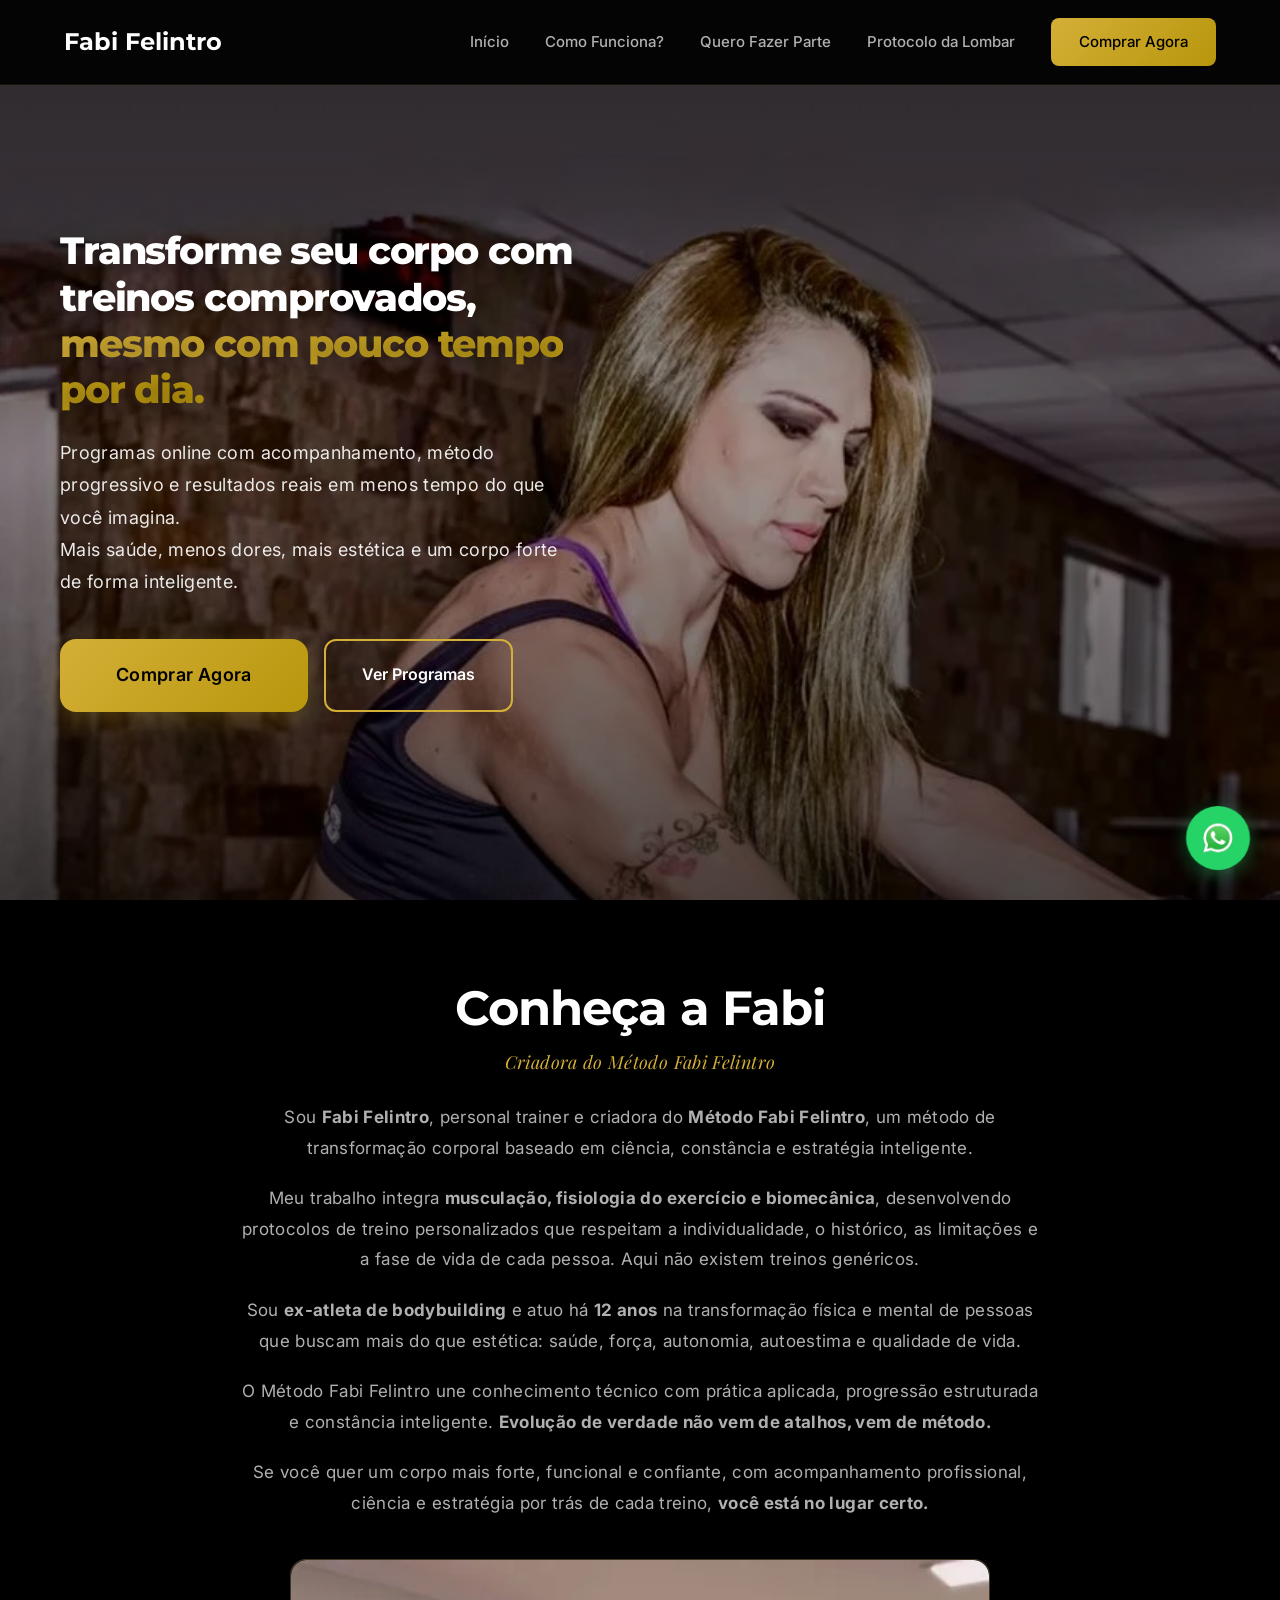
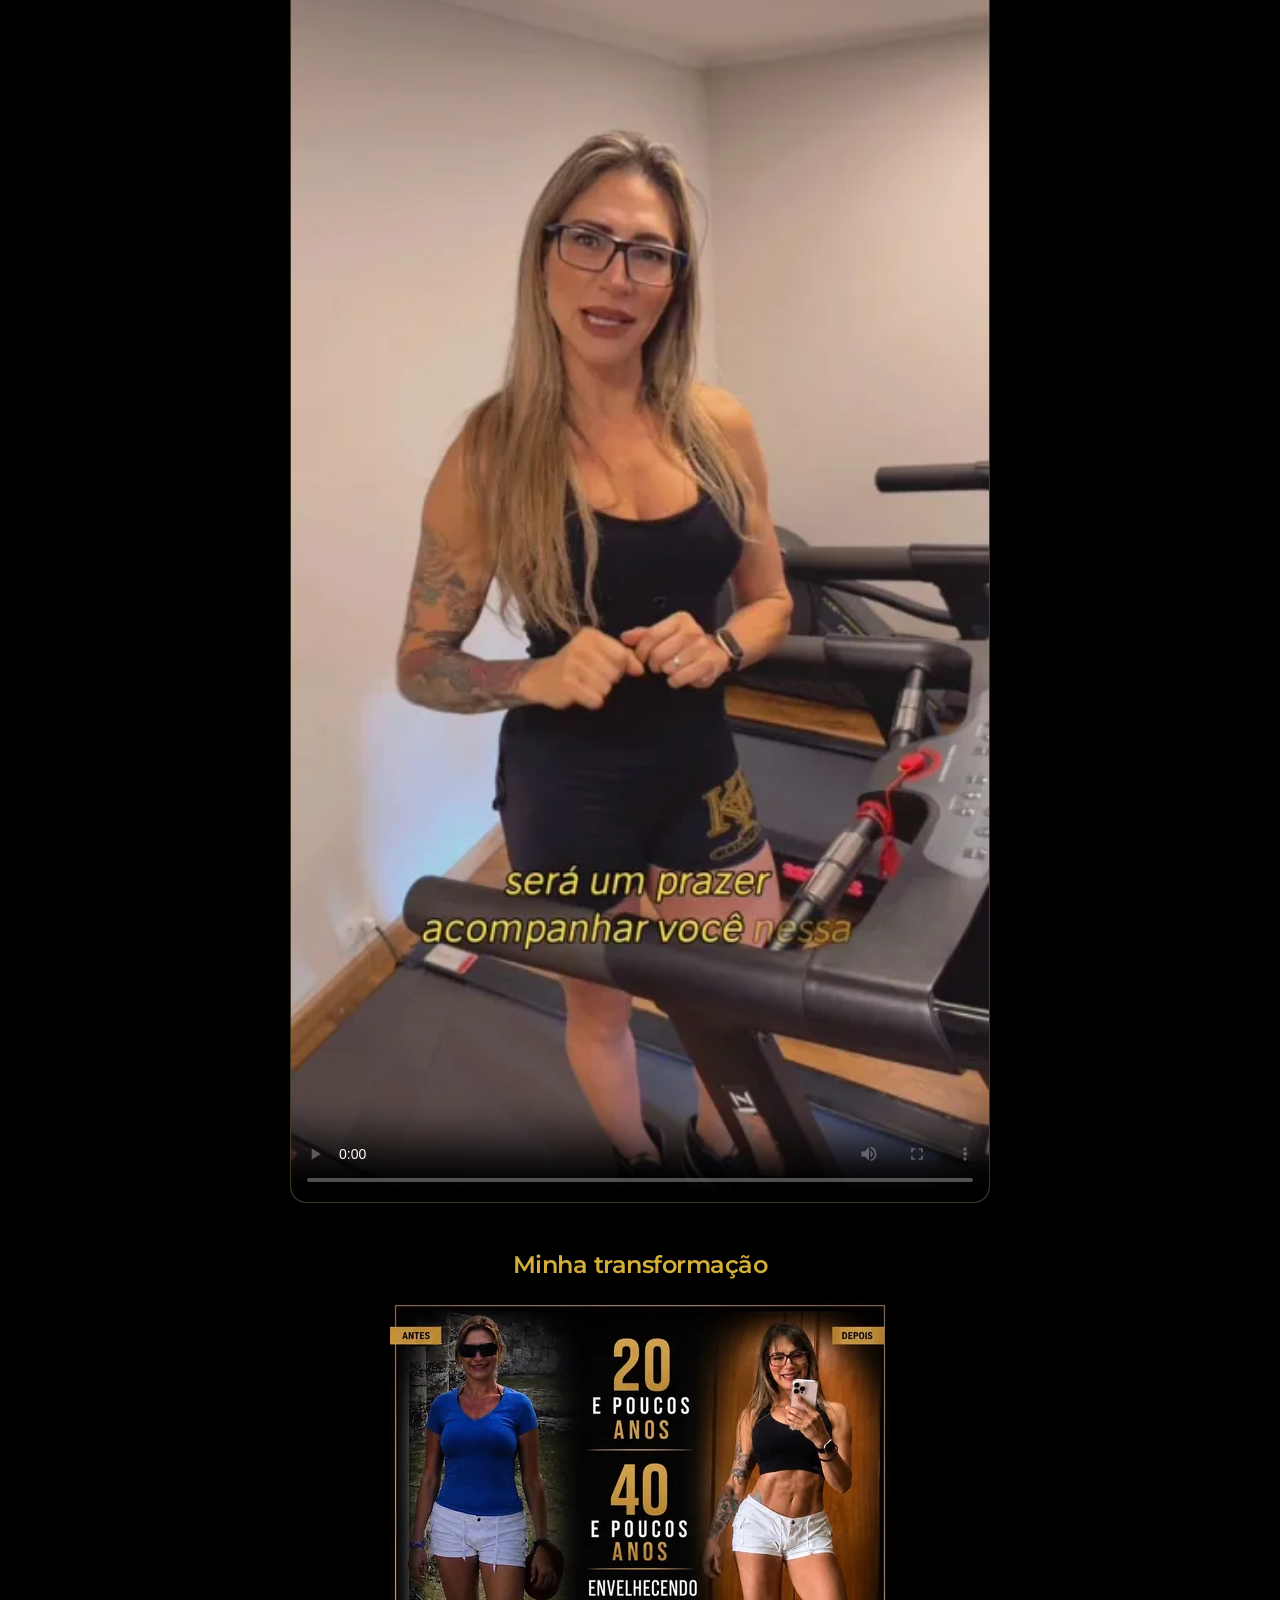
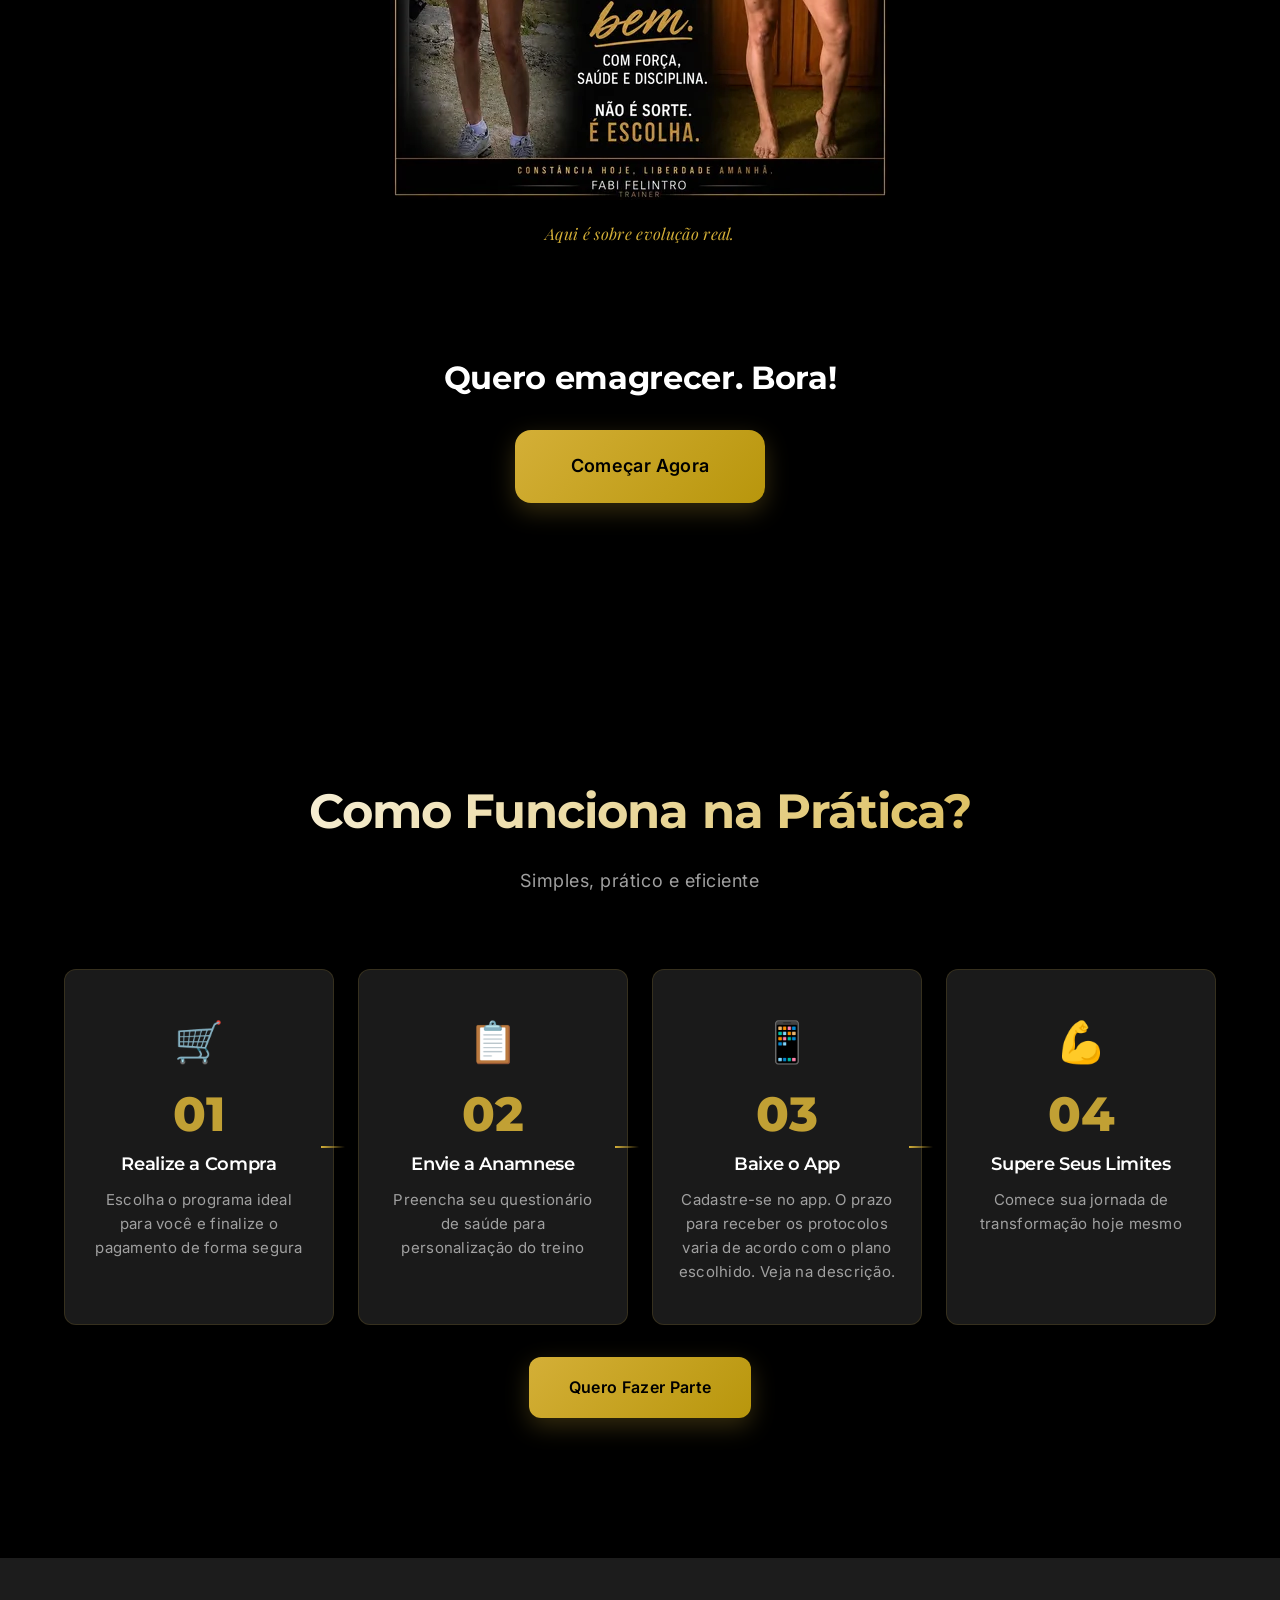
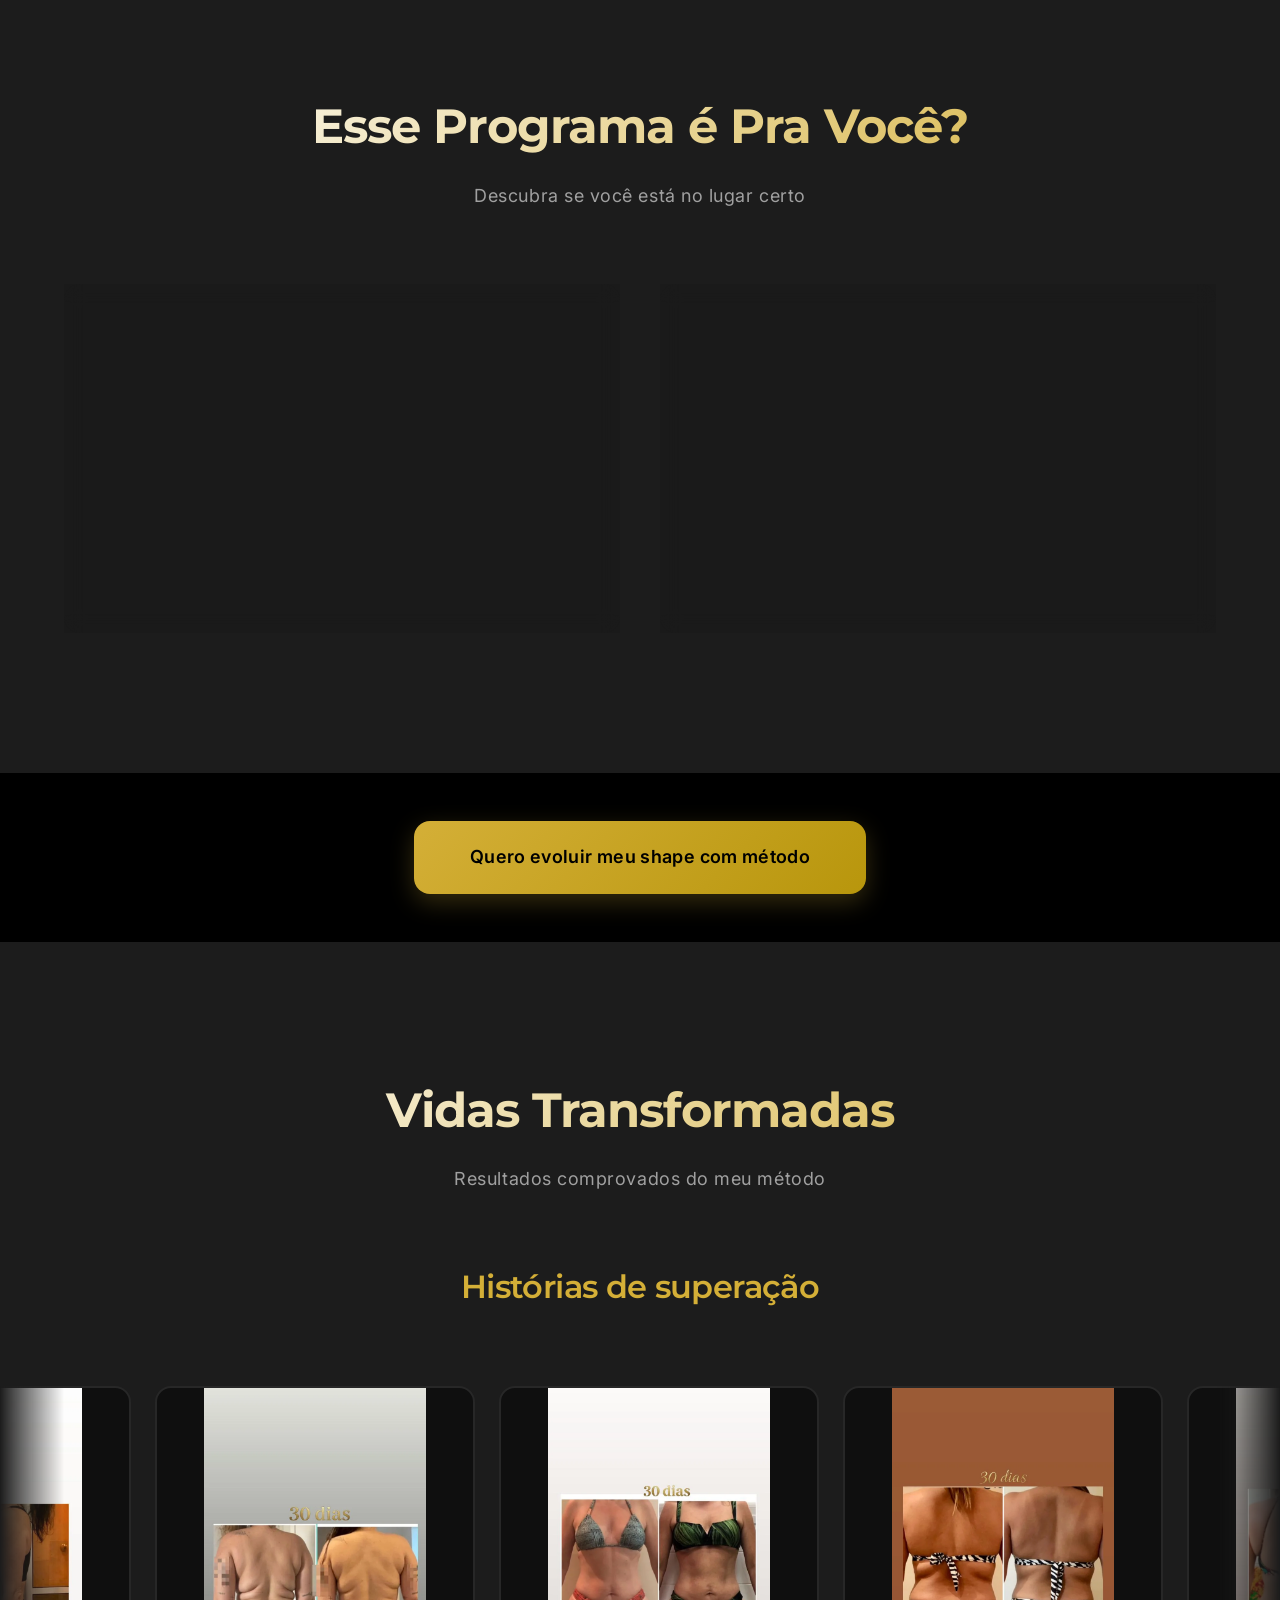
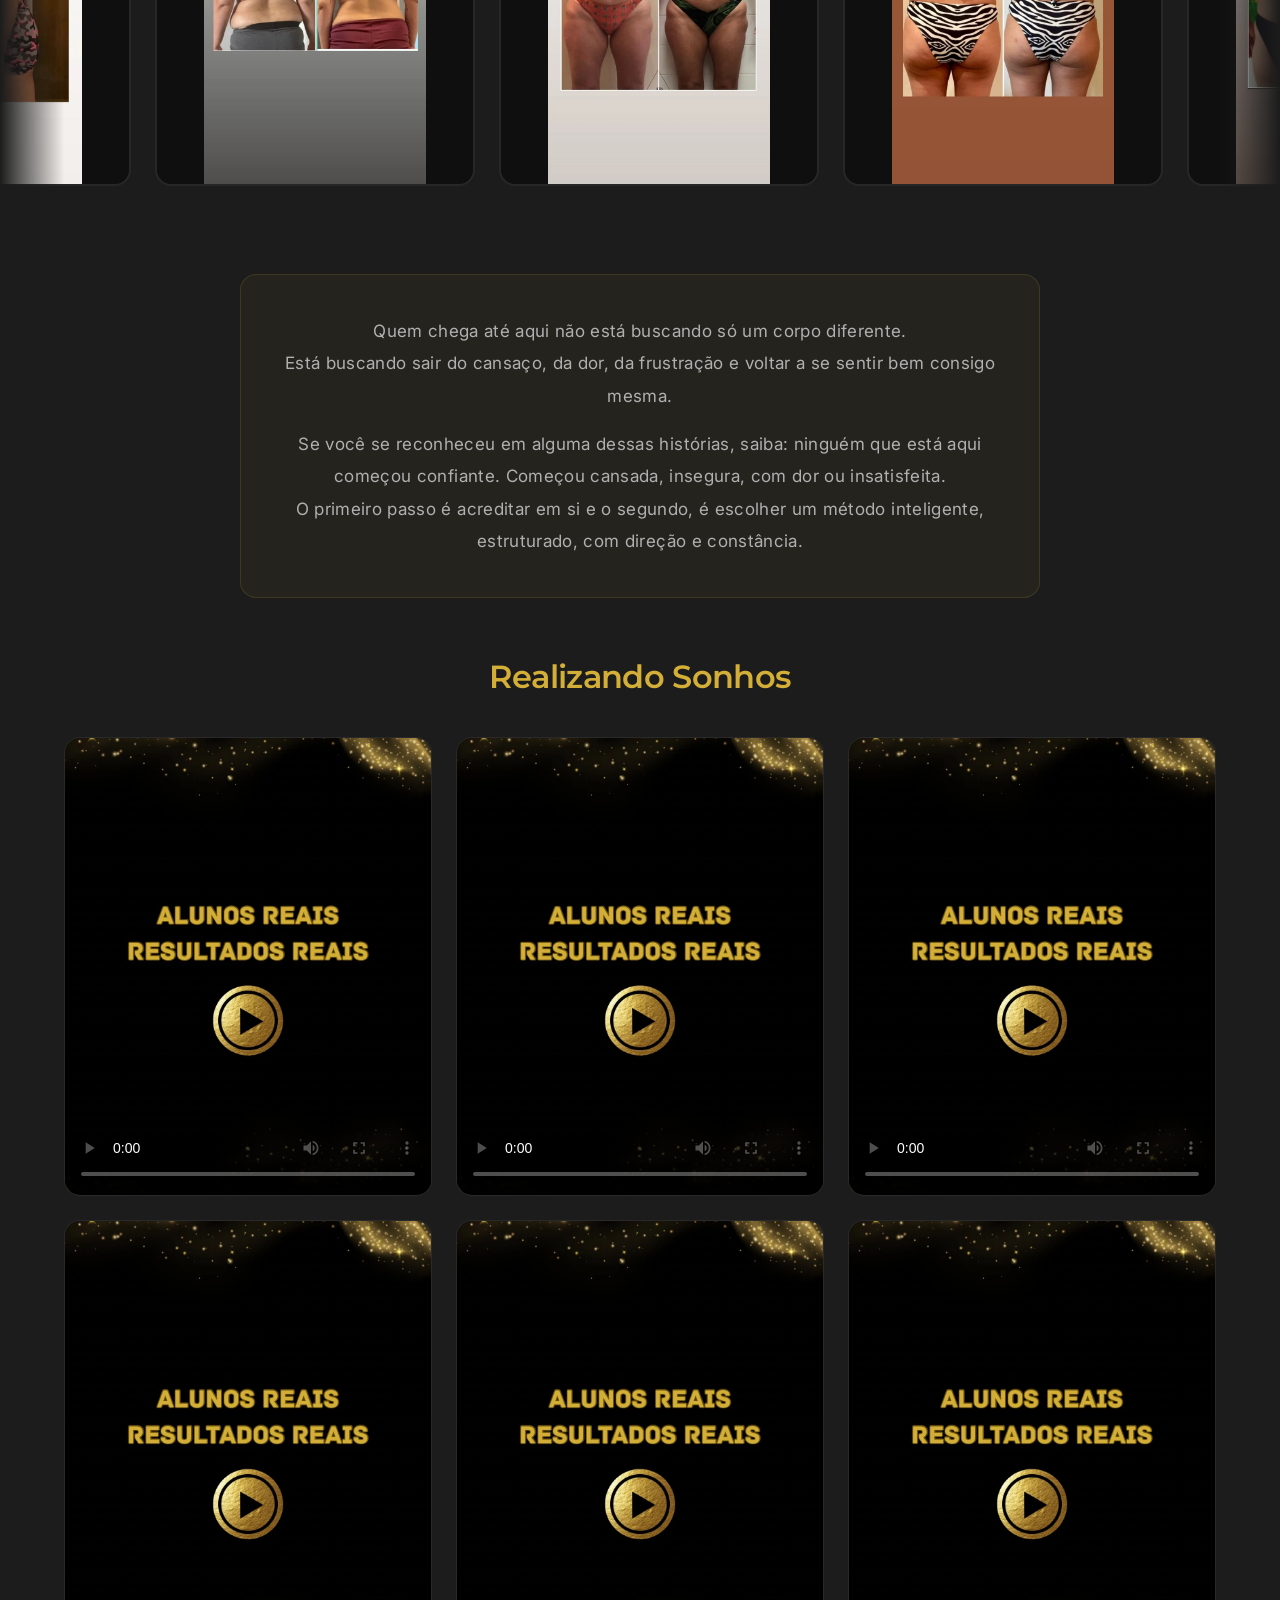
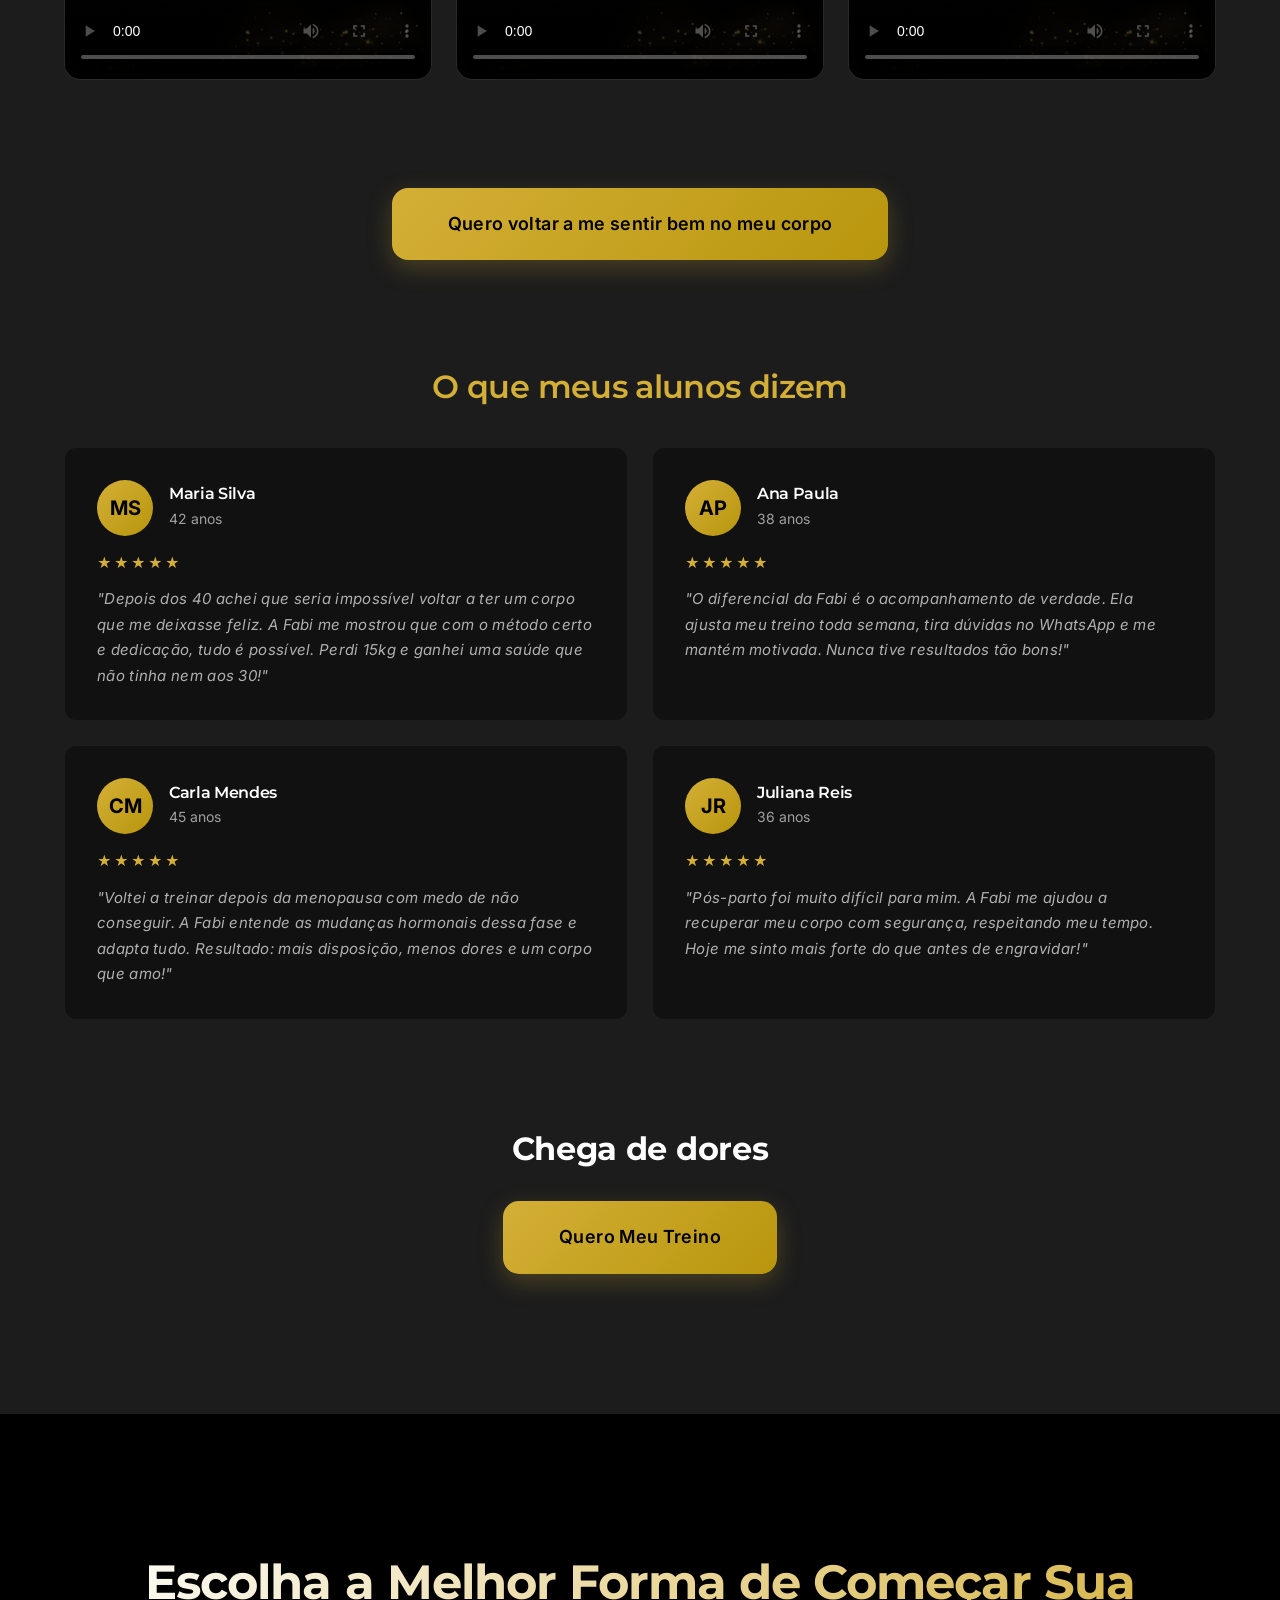
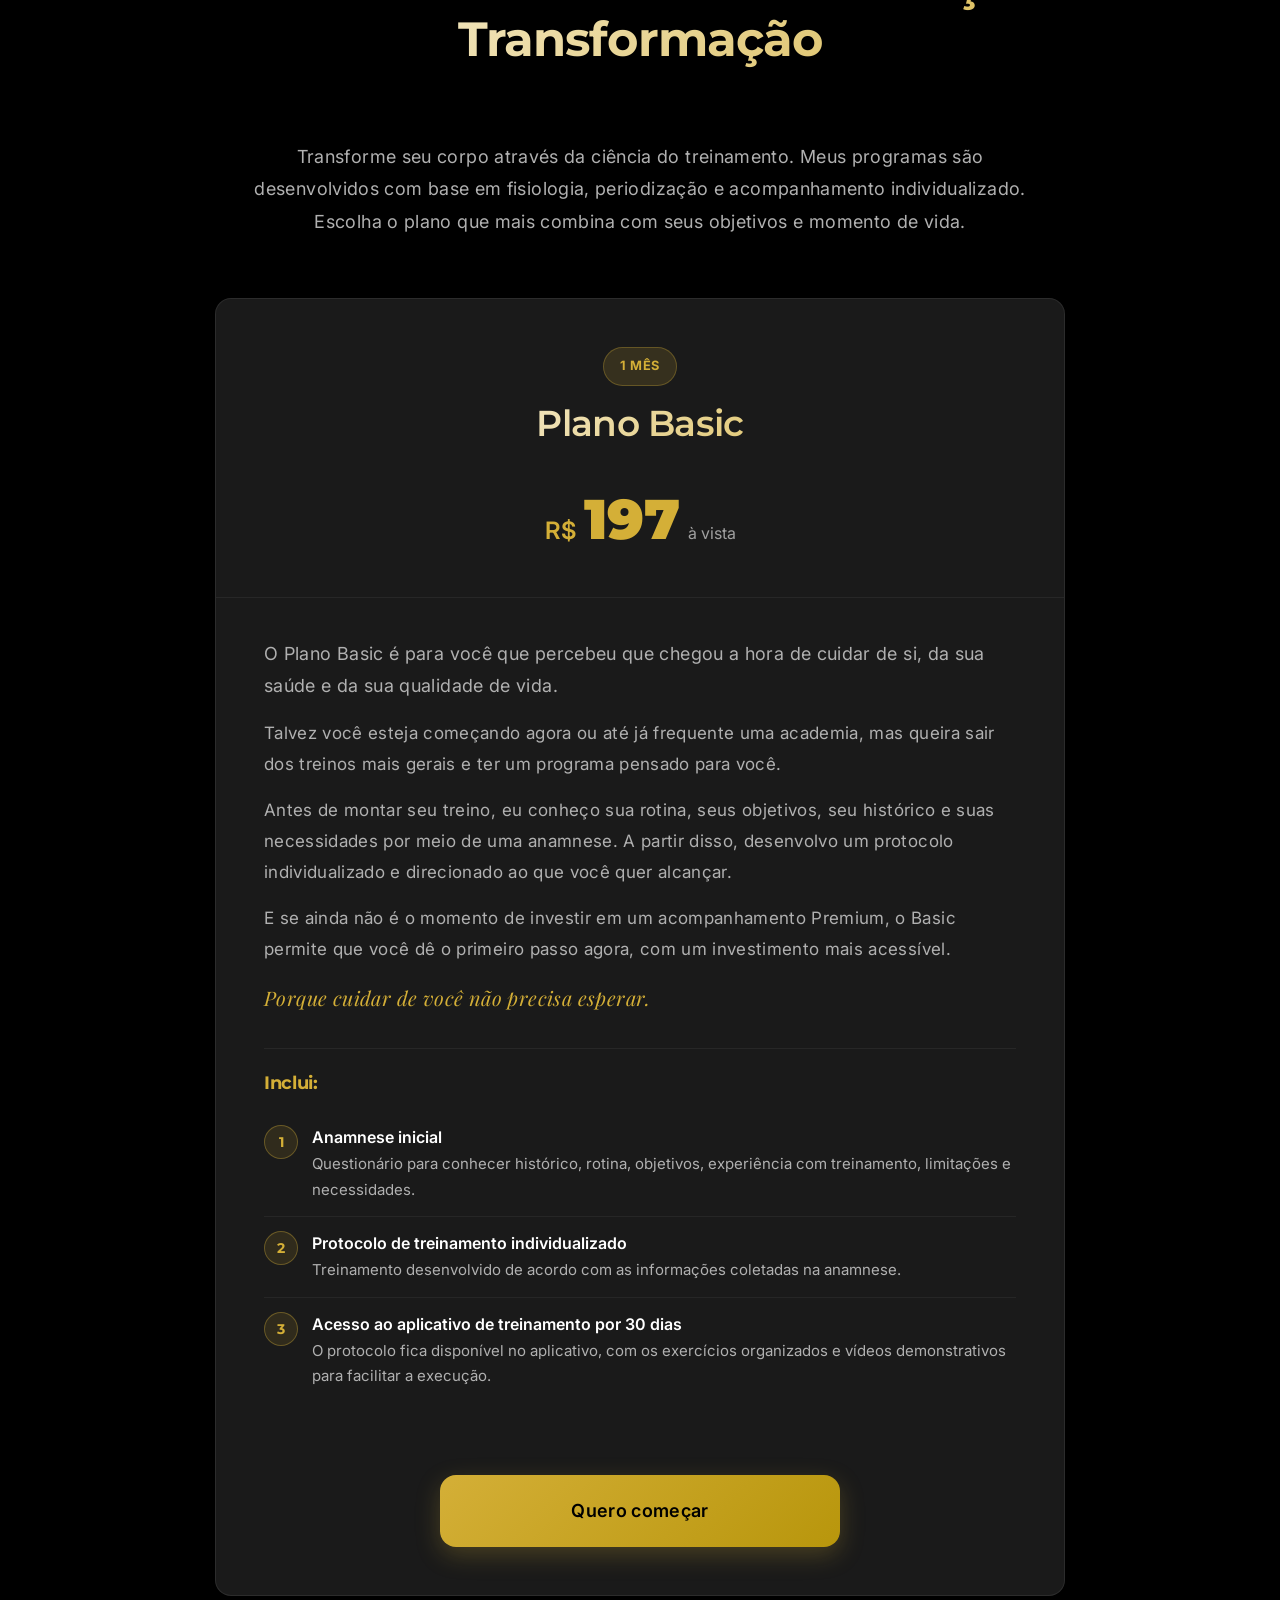
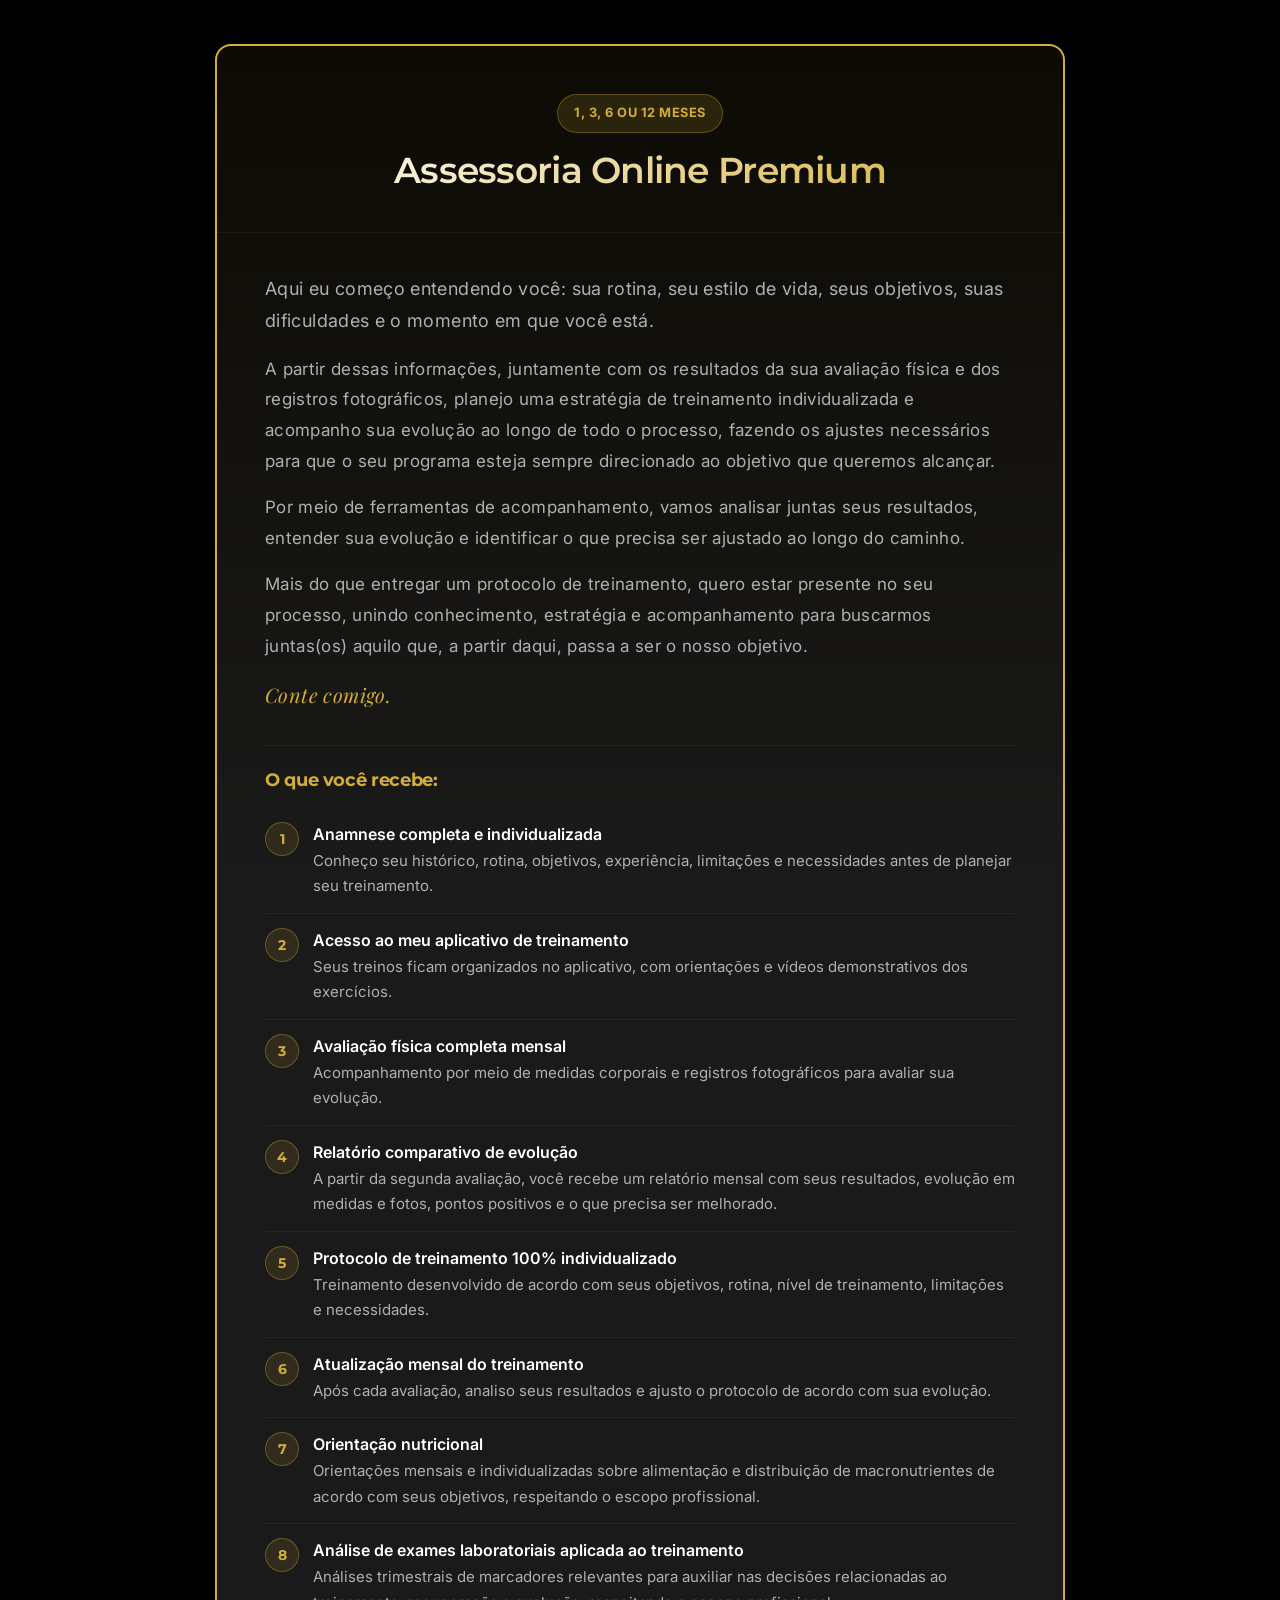
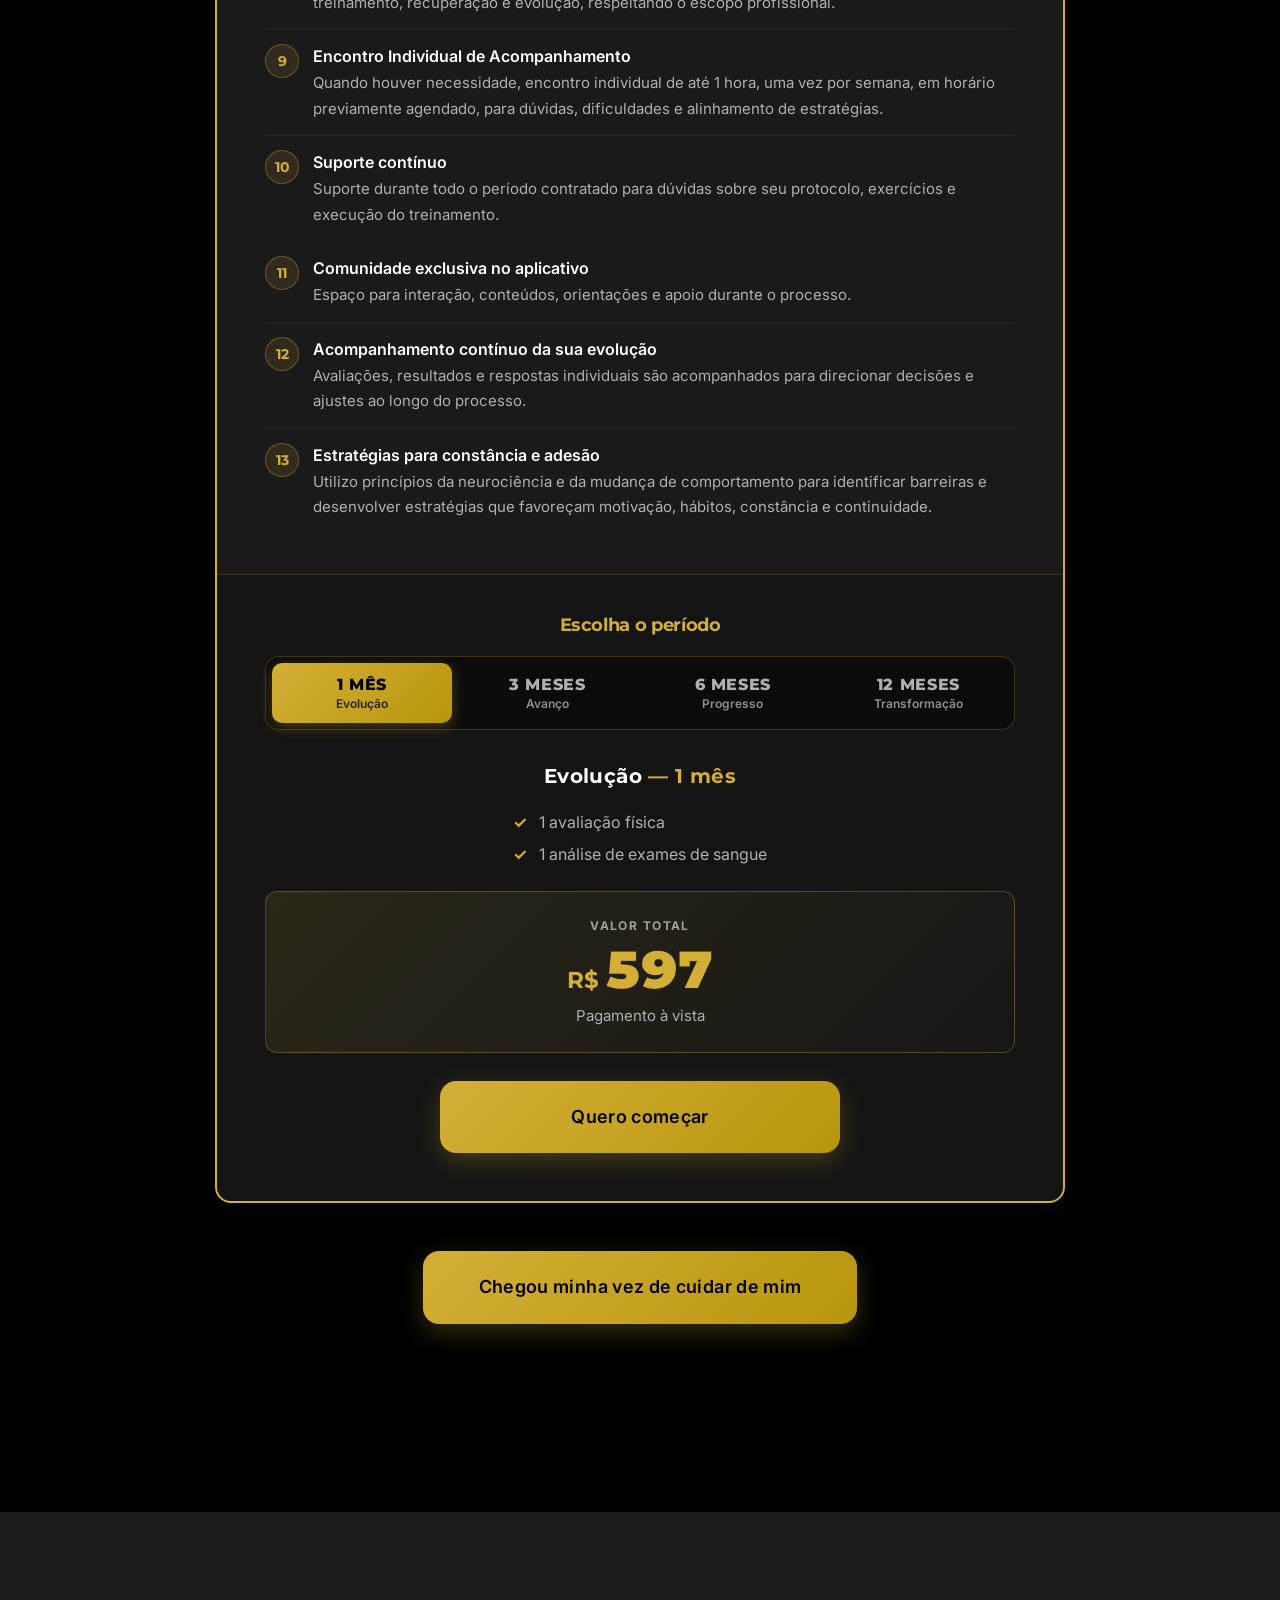
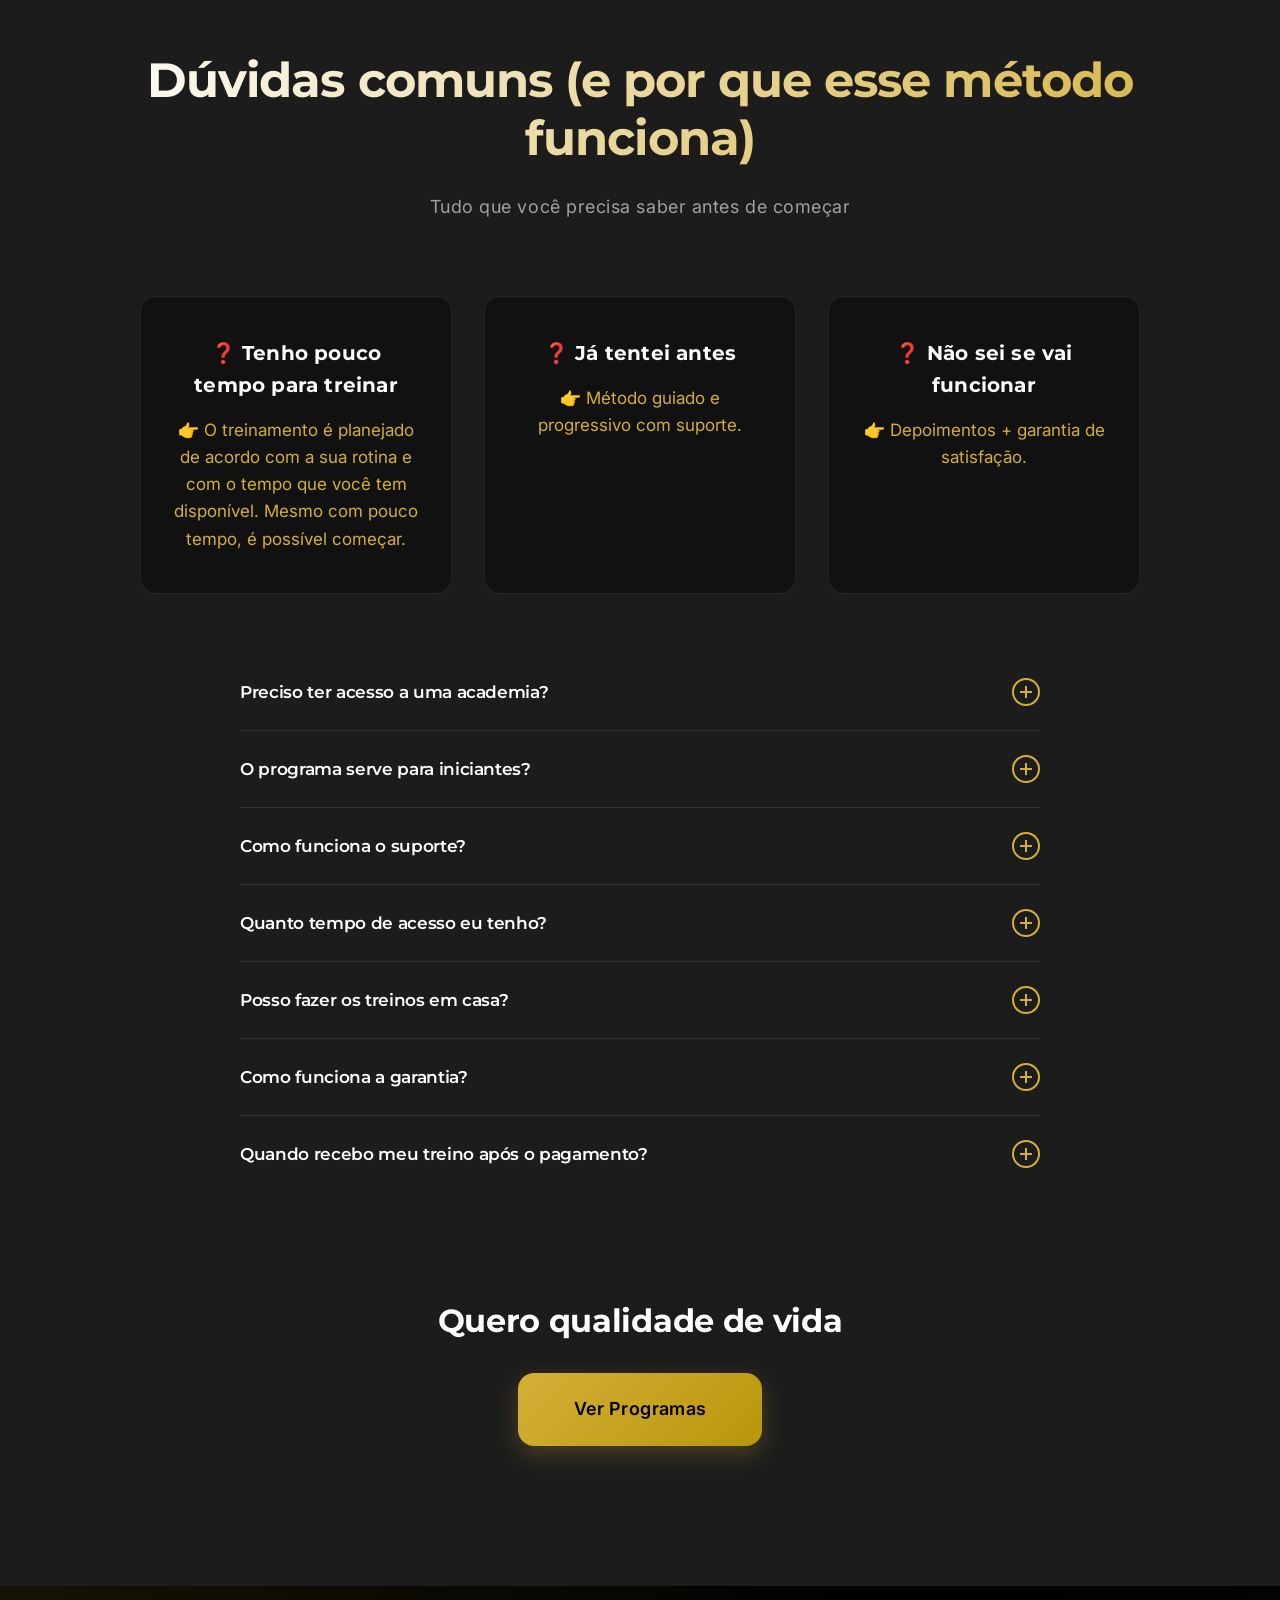
<file: index.html>
<!DOCTYPE html>
<html lang="pt-BR">
<head>
    <meta charset="UTF-8">
    <meta name="viewport" content="width=device-width, initial-scale=1.0">
    <meta name="description" content="Fabi Felintro - Personal Trainer em São Paulo e criadora do Método Fabi Felintro. Programas de treinamento personalizados baseados em ciência, constância e estratégia inteligente. Consultoria online e presencial.">
    <meta name="keywords" content="personal trainer São Paulo, personal trainer Santana, personal trainer Zona Norte SP, treino personalizado SP, Método Fabi Felintro, emagrecimento São Paulo, hipertrofia, musculação, biomecânica, consultoria fitness online, treino para mulheres, treino para homens">
    <meta name="author" content="Fabi Felintro">
    <meta name="robots" content="index, follow">
    <meta name="geo.region" content="BR-SP">
    <meta name="geo.placename" content="São Paulo">
    <link rel="canonical" href="https://fabifelintro.com/">
    <title>Fabi Felintro - Personal Trainer em São Paulo | Treino Personalizado SP</title>

    <!-- Open Graph / Facebook / WhatsApp -->
    <meta property="og:type" content="website">
    <meta property="og:title" content="Fabi Felintro - Personal Trainer em São Paulo">
    <meta property="og:description" content="Programas de treinamento personalizados para quem busca resultado real. Personal Trainer e criadora do Método Fabi Felintro em São Paulo.">
    <meta property="og:image" content="https://fabifelintro.com/img/Nova foto de capa.jpeg">
    <meta property="og:url" content="https://fabifelintro.com/">
    <meta property="og:locale" content="pt_BR">
    <meta property="og:site_name" content="Fabi Felintro - Personal Trainer">

    <!-- Twitter Card -->
    <meta name="twitter:card" content="summary_large_image">
    <meta name="twitter:title" content="Fabi Felintro - Personal Trainer em São Paulo">
    <meta name="twitter:description" content="Programas de treinamento personalizados para quem busca resultado real.">
    <meta name="twitter:image" content="https://fabifelintro.com/img/Nova foto de capa.jpeg">

    <!-- Favicon -->
    <link rel="icon" type="image/png" href="img/favicon.png">

    <!-- Preload imagem hero (LCP) -->
    <link rel="preload" as="image" href="img/Foto de capa hero.webp" fetchpriority="high" type="image/webp">

    <!-- Google Fonts - carregamento não-bloqueante -->
    <link rel="preconnect" href="https://fonts.googleapis.com">
    <link rel="preconnect" href="https://fonts.gstatic.com" crossorigin>
    <link rel="preload" as="style" href="https://fonts.googleapis.com/css2?family=Inter:wght@400;600;700&family=Montserrat:wght@400;600;700;800;900&family=Playfair+Display:ital,wght@0,400;0,700;1,400&display=optional">
    <link rel="stylesheet" href="https://fonts.googleapis.com/css2?family=Inter:wght@400;600;700&family=Montserrat:wght@400;600;700;800;900&family=Playfair+Display:ital,wght@0,400;0,700;1,400&display=optional" media="print" onload="this.media='all'">
    <noscript><link rel="stylesheet" href="https://fonts.googleapis.com/css2?family=Inter:wght@400;600;700&family=Montserrat:wght@400;600;700;800;900&family=Playfair+Display:ital,wght@0,400;0,700;1,400&display=optional"></noscript>
    <!-- CSS crítico inline (above-the-fold) -->
    <style>:root{--primary-black:#000;--secondary-dark:#1a1a1a;--tertiary-dark:#0f0f0f;--card-bg:#111;--accent-gold:#D4AF37;--accent-gold-light:#F4E4C1;--accent-gold-dark:#B8960C;--gold-gradient:linear-gradient(135deg,#D4AF37 0%,#B8960C 100%);--gold-glow:rgba(212,175,55,.25);--text-white:#fff;--text-gray:#A0A0A0;--text-gray-light:#B0B0B0;--text-gray-dark:#666;--success-green:#22C55E;--error-red:#EF4444;--whatsapp-green:#25D366;--font-heading:'Montserrat',sans-serif;--font-body:'Inter',sans-serif;--font-accent:'Playfair Display',serif;--section-padding:140px;--section-padding-mobile:90px;--container-max:1200px;--gap-lg:48px;--gap-md:24px;--gap-sm:16px;--border-radius:12px;--border-radius-lg:16px;--border-radius-full:50px;--shadow-gold:0 8px 24px rgba(212,175,55,.25);--shadow-gold-lg:0 16px 40px rgba(212,175,55,.35);--shadow-dark:0 20px 60px rgba(0,0,0,.5);--transition-fast:.2s ease;--transition-normal:.3s ease;--transition-smooth:.4s cubic-bezier(.16,1,.3,1)}*{margin:0;padding:0;box-sizing:border-box}html{scroll-behavior:smooth}body{font-family:var(--font-body);color:var(--text-gray-light);line-height:1.6;background:var(--primary-black);overflow-x:hidden;-webkit-font-smoothing:antialiased;-moz-osx-font-smoothing:grayscale}img{max-width:100%;height:auto;display:block}a{text-decoration:none;color:inherit;transition:var(--transition-normal)}ul{list-style:none}h1,h2,h3,h4,h5{font-family:var(--font-heading);font-weight:700;line-height:1.2;color:var(--text-white);letter-spacing:-.02em}h1{font-size:clamp(2.5rem,5vw,4rem);font-weight:800;letter-spacing:-.03em}p{font-size:1.0625rem;line-height:1.8;letter-spacing:.02em}.highlight{background:var(--gold-gradient);-webkit-background-clip:text;-webkit-text-fill-color:transparent;background-clip:text}.container{max-width:var(--container-max);margin:0 auto;padding:0 24px}.btn{display:inline-flex;align-items:center;justify-content:center;gap:8px;font-family:var(--font-body);font-weight:600;font-size:1rem;text-decoration:none;border:none;cursor:pointer;transition:var(--transition-smooth);position:relative;overflow:hidden}.btn-primary{padding:18px 40px;background:var(--gold-gradient);color:var(--primary-black);border-radius:var(--border-radius);box-shadow:var(--shadow-gold);letter-spacing:.02em}.btn-primary::before{content:'';position:absolute;top:0;left:-100%;width:100%;height:100%;background:linear-gradient(90deg,transparent,rgba(255,255,255,.3),transparent);transition:left .6s}.btn-primary:hover::before{left:100%}.btn-primary:hover{transform:translateY(-3px);box-shadow:var(--shadow-gold-lg)}.btn-primary.large{padding:22px 56px;font-size:1.125rem;border-radius:var(--border-radius-lg)}.btn-secondary{padding:16px 36px;background:0 0;color:var(--text-white);border:2px solid var(--accent-gold);border-radius:var(--border-radius)}.btn-secondary:hover{background:var(--accent-gold);color:var(--primary-black);transform:translateY(-2px)}.btn-nav{padding:12px 28px;background:var(--gold-gradient);color:var(--primary-black)!important;font-weight:700;border-radius:8px;font-size:.9375rem}.navbar{position:fixed;top:0;left:0;width:100%;background:rgba(0,0,0,.9);backdrop-filter:blur(20px);-webkit-backdrop-filter:blur(20px);border-bottom:1px solid rgba(212,175,55,.1);z-index:1000;transition:var(--transition-normal)}.navbar.scrolled{background:rgba(0,0,0,.98);box-shadow:0 4px 30px rgba(0,0,0,.5);border-bottom-color:rgba(212,175,55,.2)}.navbar nav{display:flex;justify-content:space-between;align-items:center;padding:18px 0}.logo{font-family:var(--font-heading);font-size:1.5rem;font-weight:700;color:var(--text-white)}.nav-menu{display:flex;gap:36px;align-items:center}.nav-menu a{color:var(--text-gray-light);font-weight:500;font-size:.9375rem;position:relative}.menu-toggle{display:none;flex-direction:column;gap:5px;background:0 0;border:none;cursor:pointer;padding:8px;z-index:1001}.menu-toggle span{width:24px;height:2px;background:var(--text-white);border-radius:2px;transition:var(--transition-normal)}.hero{min-height:100vh;display:flex;align-items:center;justify-content:flex-start;position:relative;background:url('../img/Foto de capa hero.webp') center 10%/cover no-repeat;background-attachment:scroll}.hero-overlay{position:absolute;top:0;left:0;width:100%;height:100%;background:linear-gradient(to bottom,rgba(0,0,0,.6) 0,rgba(0,0,0,.35) 50%,rgba(0,0,0,.7) 100%);z-index:1}.hero .hero-content{position:relative;z-index:2;text-align:left;max-width:600px;padding:80px 24px 40px 60px;margin:0}.hero h1{color:var(--text-white);font-size:clamp(1.75rem,3vw,2.5rem);margin-bottom:1.5rem;text-shadow:0 4px 20px rgba(0,0,0,.3);overflow-wrap:break-word}.hero p{color:rgba(255,255,255,.9);font-size:1.125rem;margin-bottom:2.5rem;font-weight:400;overflow-wrap:break-word}.hero-buttons{display:flex;gap:16px;justify-content:flex-start;flex-wrap:wrap}.whatsapp-float{position:fixed;bottom:30px;right:30px;width:64px;height:64px;background:var(--whatsapp-green);border-radius:50%;display:flex;align-items:center;justify-content:center;box-shadow:0 4px 20px rgba(37,211,102,.4);z-index:999;transition:var(--transition-smooth);animation:whatsappPulse 2s ease-in-out infinite;will-change:transform}.whatsapp-float img{width:34px;height:34px;object-fit:contain}@keyframes whatsappPulse{0%,100%{transform:scale(1)}50%{transform:scale(1.08)}}@keyframes slideUp{from{opacity:0;transform:translateY(50px)}to{opacity:1;transform:translateY(0)}}@keyframes fadeIn{from{opacity:0}to{opacity:1}}.animate-slide-up{animation:slideUp .8s cubic-bezier(.16,1,.3,1) forwards}.animate-slide-up.delay-1{animation-delay:.15s}.animate-slide-up.delay-2{animation-delay:.3s}.animate-slide-up.delay-3{animation-delay:.45s}.animate-fade-in{animation:fadeIn .8s ease forwards}@media (max-width:768px){:root{--section-padding:90px}.nav-menu{position:fixed;top:0;left:-100%;width:100%;height:100vh;background:rgba(0,0,0,.98);flex-direction:column;justify-content:center;gap:24px;transition:left .4s ease;padding:24px}.nav-menu.active{left:0}.nav-menu a{font-size:1.25rem}.nav-menu .btn-nav{width:100%;text-align:center;padding:16px}.menu-toggle{display:flex}.menu-toggle.active span:first-child{transform:rotate(45deg) translate(5px,5px)}.menu-toggle.active span:nth-child(2){opacity:0}.menu-toggle.active span:nth-child(3){transform:rotate(-45deg) translate(7px,-6px)}.hero{background-attachment:scroll;justify-content:center;background-position:center top}.hero .hero-content{text-align:center;padding:80px 16px 40px;max-width:100%}.hero h1{font-size:clamp(1.5rem,5vw,1.75rem);line-height:1.35;margin-bottom:1rem}.hero p{font-size:.9375rem;margin-bottom:1.5rem;line-height:1.6}.hero-buttons{flex-direction:column;align-items:center}.hero-buttons .btn{width:100%}.whatsapp-float{width:56px;height:56px;bottom:20px;right:20px}.whatsapp-float img{width:30px;height:30px}}</style>

    <!-- CSS completo não-bloqueante -->
    <link rel="preload" href="css/style.css?v=20260922b" as="style" onload="this.onload=null;this.rel='stylesheet'">
    <noscript><link rel="stylesheet" href="css/style.css?v=20260922b"></noscript>

    <!-- JSON-LD Structured Data - SEO Local -->
    <script type="application/ld+json">
    {
        "@context": "https://schema.org",
        "@type": "LocalBusiness",
        "name": "Fabi Felintro - Personal Trainer",
        "description": "Personal Trainer e criadora do Método Fabi Felintro em São Paulo. Programas de treinamento personalizados baseados em ciência, constância e estratégia inteligente.",
        "url": "https://fabifelintro.com/",
        "telephone": "+5511953532718",
        "image": "https://fabifelintro.com/img/Nova foto de capa.jpeg",
        "priceRange": "R$ 197 - R$ 5.364",
        "address": {
            "@type": "PostalAddress",
            "addressLocality": "São Paulo",
            "addressRegion": "SP",
            "postalCode": "02006-004",
            "addressCountry": "BR",
            "streetAddress": "Santana"
        },
        "geo": {
            "@type": "GeoCoordinates",
            "latitude": "-23.5017",
            "longitude": "-46.6253"
        },
        "areaServed": [
            {
                "@type": "City",
                "name": "São Paulo"
            },
            {
                "@type": "State",
                "name": "São Paulo"
            }
        ],
        "sameAs": [
            "https://www.instagram.com/fabifelintro.trainer",
            "https://youtube.com/@fabifelintrotrainer369",
            "https://www.tiktok.com/@fabifelintrotrainer",
            "https://www.facebook.com/share/17vE7TxXnZ/"
        ],
        "openingHoursSpecification": {
            "@type": "OpeningHoursSpecification",
            "dayOfWeek": ["Monday", "Tuesday", "Wednesday", "Thursday", "Friday", "Saturday"],
            "opens": "06:00",
            "closes": "21:00"
        }
    }
    </script>
    <script type="application/ld+json">
    {
        "@context": "https://schema.org",
        "@type": "Person",
        "name": "Fabi Felintro",
        "jobTitle": "Personal Trainer - Criadora do Método Fabi Felintro",
        "url": "https://fabifelintro.com/",
        "image": "https://fabifelintro.com/img/perfil.jpg",
        "telephone": "+5511953532718",
        "address": {
            "@type": "PostalAddress",
            "addressLocality": "São Paulo",
            "addressRegion": "SP",
            "postalCode": "02006-004",
            "addressCountry": "BR",
            "streetAddress": "Santana"
        },
        "sameAs": [
            "https://www.instagram.com/fabifelintro.trainer",
            "https://youtube.com/@fabifelintrotrainer369",
            "https://www.tiktok.com/@fabifelintrotrainer"
        ],
        "knowsAbout": ["Treinamento Personalizado", "Método Fabi Felintro", "Musculação", "Fisiologia do Exercício", "Biomecânica", "Emagrecimento", "Hipertrofia"]
    }
    </script>
    <script type="application/ld+json">
    {
        "@context": "https://schema.org",
        "@type": "Service",
        "name": "Programas de Treinamento Personalizado",
        "provider": {
            "@type": "Person",
            "name": "Fabi Felintro"
        },
        "areaServed": {
            "@type": "City",
            "name": "São Paulo"
        },
        "serviceType": "Personal Training",
        "description": "Programas de treinamento personalizado com acompanhamento profissional. Plano Basic e Assessoria Online Premium de 1 a 12 meses.",
        "offers": [
            {
                "@type": "Offer",
                "name": "Plano Basic",
                "price": "197",
                "priceCurrency": "BRL",
                "description": "Protocolo de treinamento individualizado com acesso ao aplicativo por 1 mês"
            },
            {
                "@type": "Offer",
                "name": "Assessoria Online Premium - Evolução (1 mês)",
                "price": "597",
                "priceCurrency": "BRL",
                "description": "Assessoria online com avaliação física e acompanhamento por 1 mês"
            },
            {
                "@type": "Offer",
                "name": "Assessoria Online Premium - Avanço (3 meses)",
                "price": "1581",
                "priceCurrency": "BRL",
                "description": "Assessoria online com avaliações físicas mensais por 3 meses"
            },
            {
                "@type": "Offer",
                "name": "Assessoria Online Premium - Progresso (6 meses)",
                "price": "2988",
                "priceCurrency": "BRL",
                "description": "Assessoria online com avaliações físicas mensais por 6 meses"
            },
            {
                "@type": "Offer",
                "name": "Assessoria Online Premium - Transformação (12 meses)",
                "price": "5364",
                "priceCurrency": "BRL",
                "description": "Assessoria online com avaliações físicas mensais por 12 meses"
            }
        ]
    }
    </script>
</head>
<body>

    <!-- WhatsApp Floating Button -->
    <a href="https://wa.me/5511953532718?text=Olá! Vim pelo site e quero saber mais sobre os programas" class="whatsapp-float" target="_blank" rel="noopener" aria-label="Falar no WhatsApp">
        <img src="img/icons/whatsapp.webp" alt="WhatsApp" width="32" height="32">
    </a>

    <!-- Header/Navbar -->
    <header id="header" class="navbar">
        <div class="container">
            <nav>
                <a href="#" class="logo">Fabi Felintro</a>

                <button class="menu-toggle" aria-label="Abrir menu" aria-expanded="false">
                    <span></span>
                    <span></span>
                    <span></span>
                </button>

                <ul class="nav-menu">
                    <li><a href="#hero">Início</a></li>
                    <li><a href="#como-funciona">Como Funciona?</a></li>
                    <li><a href="#planos">Quero Fazer Parte</a></li>
                    <li><a href="/protocolo-lombar" target="_blank" rel="noopener">Protocolo da Lombar</a></li>
                    <li><a href="/planos" class="btn btn-nav">Comprar Agora</a></li>
                </ul>
            </nav>
        </div>
    </header>

    <!-- Hero Section -->
    <section class="hero" id="hero">
        <div class="hero-overlay"></div>
        <div class="container hero-content">
            <h1 class="animate-slide-up">Transforme seu corpo com treinos comprovados, <span class="highlight">mesmo com pouco tempo por dia.</span></h1>
            <p class="animate-slide-up delay-1">Programas online com acompanhamento, método progressivo e resultados reais em menos tempo do que você imagina.<br>Mais saúde, menos dores, mais estética e um corpo forte de forma inteligente.</p>
            <div class="hero-buttons animate-slide-up delay-2">
                <a href="/planos" class="btn btn-primary large">Comprar Agora</a>
                <a href="#como-funciona" class="btn btn-secondary">Ver Programas</a>
            </div>
        </div>
    </section>

    <!-- Saiba Mais / Video Section -->
    <section class="saiba-mais section" id="saiba-mais">
        <div class="container">

            <!-- 1. Texto primeiro -->
            <div class="saiba-mais-content reveal">
                <h2>Conheça a Fabi</h2>
                <p class="subtitle">Criadora do Método Fabi Felintro</p>

                <p>Sou <strong>Fabi Felintro</strong>, personal trainer e criadora do <strong>Método Fabi Felintro</strong>, um método de transformação corporal baseado em ciência, constância e estratégia inteligente.</p>

                <p>Meu trabalho integra <strong>musculação, fisiologia do exercício e biomecânica</strong>, desenvolvendo protocolos de treino personalizados que respeitam a individualidade, o histórico, as limitações e a fase de vida de cada pessoa. Aqui não existem treinos genéricos.</p>

                <p>Sou <strong>ex-atleta de bodybuilding</strong> e atuo há <strong>12 anos</strong> na transformação física e mental de pessoas que buscam mais do que estética: saúde, força, autonomia, autoestima e qualidade de vida.</p>

                <p>O Método Fabi Felintro une conhecimento técnico com prática aplicada, progressão estruturada e constância inteligente. <strong>Evolução de verdade não vem de atalhos, vem de método.</strong></p>

                <p>Se você quer um corpo mais forte, funcional e confiante, com acompanhamento profissional, ciência e estratégia por trás de cada treino, <strong>você está no lugar certo.</strong></p>
            </div>

            <!-- 2. Vídeo de apresentação -->
            <div class="video-container reveal" style="max-width: 700px; margin: 40px auto;">
                <video controls preload="metadata" poster="video/Capa para video.webp" aria-label="Apresentação de Fabi Felintro - Personal Trainer e criadora do Método Fabi Felintro" width="700" height="394">
                    <source src="video/Video para site.mp4" type="video/mp4">
                    Seu navegador não suporta vídeo.
                </video>
            </div>

            <!-- 3. Minha transformação (antes e depois) -->
            <div class="minha-transformacao reveal">
                <h3>Minha transformação</h3>
                <img srcset="img/Nova foto Antes e depois Fabi-sm.webp 400w, img/Nova foto Antes e depois Fabi.webp 500w, img/Nova foto Antes e depois Fabi-2x.webp 1000w" sizes="(max-width: 768px) 380px, 500px" src="img/Nova foto Antes e depois Fabi.webp" alt="Antes e depois - Transformação da Fabi Felintro" style="width: 100%; max-width: 500px; border-radius: 16px; margin: 20px auto; display: block;" width="500" height="500" loading="lazy">
                <p class="subtitle"><em>Aqui é sobre evolução real.</em></p>
            </div>

            <!-- CTA após vídeo -->
            <div class="cta-inline">
                <p class="cta-inline-title">Quero emagrecer. Bora!</p>
                <a href="/planos" class="btn btn-primary large">Começar Agora</a>
            </div>
        </div>
    </section>

    <!-- Como Funciona Section -->
    <section class="como-funciona section" id="como-funciona">
        <div class="container">
            <div class="section-header">
                <h2>Como Funciona na Prática?</h2>
                <p class="section-subtitle">Simples, prático e eficiente</p>
            </div>

            <div class="passos-grid">
                <div class="passo-card reveal">
                    <div class="passo-icon">🛒</div>
                    <div class="passo-numero">01</div>
                    <h3>Realize a Compra</h3>
                    <p>Escolha o programa ideal para você e finalize o pagamento de forma segura</p>
                </div>

                <div class="passo-card reveal">
                    <div class="passo-icon">📋</div>
                    <div class="passo-numero">02</div>
                    <h3>Envie a Anamnese</h3>
                    <p>Preencha seu questionário de saúde para personalização do treino</p>
                </div>

                <div class="passo-card reveal">
                    <div class="passo-icon">📱</div>
                    <div class="passo-numero">03</div>
                    <h3>Baixe o App</h3>
                    <p>Cadastre-se no app. O prazo para receber os protocolos varia de acordo com o plano escolhido. Veja na descrição.</p>
                </div>

                <div class="passo-card reveal">
                    <div class="passo-icon">💪</div>
                    <div class="passo-numero">04</div>
                    <h3>Supere Seus Limites</h3>
                    <p>Comece sua jornada de transformação hoje mesmo</p>
                </div>
            </div>

            <div class="text-center mt-4">
                <a href="/planos" class="btn btn-primary">Quero Fazer Parte</a>
            </div>
        </div>
    </section>

    <!-- Pra Quem É / Não É Section -->
    <section class="pra-quem section" id="pra-quem">
        <div class="container">
            <div class="section-header">
                <h2>Esse Programa é Pra Você?</h2>
                <p class="section-subtitle">Descubra se você está no lugar certo</p>
            </div>

            <div class="pra-quem-grid">
                <!-- Pra Quem É -->
                <div class="pra-quem-card is-for reveal">
                    <h3><span class="icon">✅</span> Pra Quem É</h3>
                    <ul class="pra-quem-list">
                        <li><span class="check">✓</span> Pessoas que querem transformação real</li>
                        <li><span class="check">✓</span> Quem busca método científico e personalizado</li>
                        <li><span class="check">✓</span> Pessoas comprometidas com resultados</li>
                        <li><span class="check">✓</span> Quem quer suporte profissional especializado</li>
                        <li><span class="check">✓</span> Busca qualidade de vida</li>
                    </ul>
                </div>

                <!-- Pra Quem Não É -->
                <div class="pra-quem-card is-not reveal">
                    <h3><span class="icon">❌</span> Pra Quem Não É</h3>
                    <ul class="pra-quem-list">
                        <li><span class="x">✕</span> Quem busca soluções mágicas e rápidas</li>
                        <li><span class="x">✕</span> Pessoas que não seguem orientações</li>
                        <li><span class="x">✕</span> Quem não tem comprometimento mínimo</li>
                        <li><span class="x">✕</span> Quem procura treinos genéricos</li>
                    </ul>
                </div>
            </div>
        </div>
    </section>

    <!-- CTA após Pra Quem -->
    <div class="cta-entre-secoes">
        <a href="/planos" class="btn btn-primary large">Quero evoluir meu shape com método</a>
    </div>

    <!-- Resultados / Prova Social Section -->
    <section class="resultados section" id="resultados">
        <div class="container">
            <div class="section-header">
                <h2>Vidas Transformadas</h2>
                <p class="section-subtitle">Resultados comprovados do meu método</p>
            </div>
        </div>

            <!-- Carrossel Infinito de Antes e Depois -->
            <h3 class="depoimentos-titulo">Histórias de superação</h3>
            <div class="carrossel-wrapper">
                <div class="carrossel-track">
                    <div class="carrossel-item"><img srcset="img/Nova foto antes e depois 1-sm.webp 200w, img/Nova foto antes e depois 1.webp 720w" sizes="(max-width:768px) 160px, 300px" src="img/Nova foto antes e depois 1.webp" alt="Resultado antes e depois - treino personalizado Fabi Felintro São Paulo" loading="lazy" width="300" height="400"></div>
                    <div class="carrossel-item"><img srcset="img/Nova foto antes e depois 2-sm.webp 200w, img/Nova foto antes e depois 2.webp 720w" sizes="(max-width:768px) 160px, 300px" src="img/Nova foto antes e depois 2.webp" alt="Transformação corporal com personal trainer em São Paulo" loading="lazy" width="300" height="400"></div>
                    <div class="carrossel-item"><img srcset="img/Nova foto antes e depois 3-sm.webp 200w, img/Nova foto antes e depois 3.webp 720w" sizes="(max-width:768px) 160px, 300px" src="img/Nova foto antes e depois 3.webp" alt="Antes e depois - emagrecimento com acompanhamento profissional SP" loading="lazy" width="300" height="400"></div>
                    <div class="carrossel-item"><img srcset="img/Nova foto antes e depois 4-sm.webp 200w, img/Nova foto antes e depois 4.webp 720w" sizes="(max-width:768px) 160px, 300px" src="img/Nova foto antes e depois 4.webp" alt="Resultado de aluno - personal trainer Fabi Felintro" loading="lazy" width="300" height="400"></div>
                    <div class="carrossel-item"><img srcset="img/Nova foto antes e depois 5-sm.webp 200w, img/Nova foto antes e depois 5.webp 720w" sizes="(max-width:768px) 160px, 300px" src="img/Nova foto antes e depois 5.webp" alt="Transformação física com treino personalizado São Paulo" loading="lazy" width="300" height="400"></div>
                    <div class="carrossel-item"><img srcset="img/Nova foto antes e depois 6-sm.webp 200w, img/Nova foto antes e depois 6.webp 720w" sizes="(max-width:768px) 160px, 300px" src="img/Nova foto antes e depois 6.webp" alt="Antes e depois - programa de treinamento Fabi Felintro" loading="lazy" width="300" height="400"></div>
                    <div class="carrossel-item"><img srcset="img/Nova foto antes e depois 7-sm.webp 200w, img/Nova foto antes e depois 7.webp 720w" sizes="(max-width:768px) 160px, 300px" src="img/Nova foto antes e depois 7.webp" alt="Resultado real de treino personalizado em São Paulo" loading="lazy" width="300" height="400"></div>
                    <div class="carrossel-item"><img srcset="img/Nova foto antes e depois 8-sm.webp 200w, img/Nova foto antes e depois 8.webp 720w" sizes="(max-width:768px) 160px, 300px" src="img/Nova foto antes e depois 8.webp" alt="Transformação com personal trainer Método Fabi Felintro São Paulo" loading="lazy" width="300" height="400"></div>
                    <div class="carrossel-item"><img srcset="img/Nova foto antes e depois 9-sm.webp 200w, img/Nova foto antes e depois 9.webp 720w" sizes="(max-width:768px) 160px, 300px" src="img/Nova foto antes e depois 9.webp" alt="Antes e depois - consultoria fitness online Fabi Felintro" loading="lazy" width="300" height="400"></div>
                    <div class="carrossel-item"><img srcset="img/Nova foto antes e depois 10-sm.webp 200w, img/Nova foto antes e depois 10.webp 720w" sizes="(max-width:768px) 160px, 300px" src="img/Nova foto antes e depois 10.webp" alt="Resultado de emagrecimento com personal trainer SP" loading="lazy" width="300" height="400"></div>
                    <div class="carrossel-item"><img srcset="img/Nova foto antes e depois 11-sm.webp 200w, img/Nova foto antes e depois 11.webp 720w" sizes="(max-width:768px) 160px, 300px" src="img/Nova foto antes e depois 11.webp" alt="Transformação corporal - treino com Fabi Felintro São Paulo" loading="lazy" width="300" height="400"></div>
                    <div class="carrossel-item"><img srcset="img/Nova foto antes e depois 12-sm.webp 200w, img/Nova foto antes e depois 12.webp 720w" sizes="(max-width:768px) 160px, 300px" src="img/Nova foto antes e depois 12.webp" alt="Resultado real antes e depois - Fabi Felintro personal trainer" loading="lazy" width="300" height="400"></div>
                    <div class="carrossel-item"><img srcset="img/Nova foto antes e depois 13-sm.webp 200w, img/Nova foto antes e depois 13.webp 720w" sizes="(max-width:768px) 160px, 300px" src="img/Nova foto antes e depois 13.webp" alt="Transformação com Método Fabi Felintro - personal trainer São Paulo" loading="lazy" width="300" height="400"></div>
                    <div class="carrossel-item"><img src="img/Feedeback 1.webp" alt="Feedback de aluno - personal trainer Fabi Felintro São Paulo" loading="lazy" width="300" height="400"></div>
                    <div class="carrossel-item"><img src="img/Feedeback 2.webp" alt="Depoimento de aluno satisfeito - treino personalizado SP" loading="lazy" width="300" height="400"></div>
                    <!-- Duplicados para loop infinito -->
                    <div class="carrossel-item"><img srcset="img/Nova foto antes e depois 1-sm.webp 200w, img/Nova foto antes e depois 1.webp 720w" sizes="(max-width:768px) 160px, 300px" src="img/Nova foto antes e depois 1.webp" alt="Resultado antes e depois - treino personalizado Fabi Felintro São Paulo" loading="lazy" width="300" height="400"></div>
                    <div class="carrossel-item"><img srcset="img/Nova foto antes e depois 2-sm.webp 200w, img/Nova foto antes e depois 2.webp 720w" sizes="(max-width:768px) 160px, 300px" src="img/Nova foto antes e depois 2.webp" alt="Transformação corporal com personal trainer em São Paulo" loading="lazy" width="300" height="400"></div>
                    <div class="carrossel-item"><img srcset="img/Nova foto antes e depois 3-sm.webp 200w, img/Nova foto antes e depois 3.webp 720w" sizes="(max-width:768px) 160px, 300px" src="img/Nova foto antes e depois 3.webp" alt="Antes e depois - emagrecimento com acompanhamento profissional SP" loading="lazy" width="300" height="400"></div>
                    <div class="carrossel-item"><img srcset="img/Nova foto antes e depois 4-sm.webp 200w, img/Nova foto antes e depois 4.webp 720w" sizes="(max-width:768px) 160px, 300px" src="img/Nova foto antes e depois 4.webp" alt="Resultado de aluno - personal trainer Fabi Felintro" loading="lazy" width="300" height="400"></div>
                    <div class="carrossel-item"><img srcset="img/Nova foto antes e depois 5-sm.webp 200w, img/Nova foto antes e depois 5.webp 720w" sizes="(max-width:768px) 160px, 300px" src="img/Nova foto antes e depois 5.webp" alt="Transformação física com treino personalizado São Paulo" loading="lazy" width="300" height="400"></div>
                    <div class="carrossel-item"><img srcset="img/Nova foto antes e depois 6-sm.webp 200w, img/Nova foto antes e depois 6.webp 720w" sizes="(max-width:768px) 160px, 300px" src="img/Nova foto antes e depois 6.webp" alt="Antes e depois - programa de treinamento Fabi Felintro" loading="lazy" width="300" height="400"></div>
                    <div class="carrossel-item"><img srcset="img/Nova foto antes e depois 7-sm.webp 200w, img/Nova foto antes e depois 7.webp 720w" sizes="(max-width:768px) 160px, 300px" src="img/Nova foto antes e depois 7.webp" alt="Resultado real de treino personalizado em São Paulo" loading="lazy" width="300" height="400"></div>
                    <div class="carrossel-item"><img srcset="img/Nova foto antes e depois 8-sm.webp 200w, img/Nova foto antes e depois 8.webp 720w" sizes="(max-width:768px) 160px, 300px" src="img/Nova foto antes e depois 8.webp" alt="Transformação com personal trainer Método Fabi Felintro São Paulo" loading="lazy" width="300" height="400"></div>
                    <div class="carrossel-item"><img srcset="img/Nova foto antes e depois 9-sm.webp 200w, img/Nova foto antes e depois 9.webp 720w" sizes="(max-width:768px) 160px, 300px" src="img/Nova foto antes e depois 9.webp" alt="Antes e depois - consultoria fitness online Fabi Felintro" loading="lazy" width="300" height="400"></div>
                    <div class="carrossel-item"><img srcset="img/Nova foto antes e depois 10-sm.webp 200w, img/Nova foto antes e depois 10.webp 720w" sizes="(max-width:768px) 160px, 300px" src="img/Nova foto antes e depois 10.webp" alt="Resultado de emagrecimento com personal trainer SP" loading="lazy" width="300" height="400"></div>
                    <div class="carrossel-item"><img srcset="img/Nova foto antes e depois 11-sm.webp 200w, img/Nova foto antes e depois 11.webp 720w" sizes="(max-width:768px) 160px, 300px" src="img/Nova foto antes e depois 11.webp" alt="Transformação corporal - treino com Fabi Felintro São Paulo" loading="lazy" width="300" height="400"></div>
                    <div class="carrossel-item"><img srcset="img/Nova foto antes e depois 12-sm.webp 200w, img/Nova foto antes e depois 12.webp 720w" sizes="(max-width:768px) 160px, 300px" src="img/Nova foto antes e depois 12.webp" alt="Resultado real antes e depois - Fabi Felintro personal trainer" loading="lazy" width="300" height="400"></div>
                    <div class="carrossel-item"><img srcset="img/Nova foto antes e depois 13-sm.webp 200w, img/Nova foto antes e depois 13.webp 720w" sizes="(max-width:768px) 160px, 300px" src="img/Nova foto antes e depois 13.webp" alt="Transformação com Método Fabi Felintro - personal trainer São Paulo" loading="lazy" width="300" height="400"></div>
                    <div class="carrossel-item"><img src="img/Feedeback 1.webp" alt="Feedback de aluno - personal trainer Fabi Felintro São Paulo" loading="lazy" width="300" height="400"></div>
                    <div class="carrossel-item"><img src="img/Feedeback 2.webp" alt="Depoimento de aluno satisfeito - treino personalizado SP" loading="lazy"></div>
                </div>
            </div>

        <div class="container">

            <!-- Texto motivacional após carrossel -->
            <div class="texto-motivacional reveal">
                <p>Quem chega até aqui não está buscando só um corpo diferente.<br>Está buscando sair do cansaço, da dor, da frustração e voltar a se sentir bem consigo mesma.</p>
                <p>Se você se reconheceu em alguma dessas histórias, saiba: ninguém que está aqui começou confiante. Começou cansada, insegura, com dor ou insatisfeita.<br>O primeiro passo é acreditar em si e o segundo, é escolher um método inteligente, estruturado, com direção e constância.</p>
            </div>

            <!-- Feedbacks em Vídeo/Áudio -->
            <h3 class="depoimentos-titulo">Realizando Sonhos</h3>
            <div class="feedback-videos-grid">
                <div class="feedback-video-card reveal">
                    <video controls preload="metadata" poster="img/capa para videos e audios.webp" aria-label="Depoimento em áudio de aluno - resultados com personal trainer Fabi Felintro">
                        <source src="img/Feedback audio.mp4" type="video/mp4">
                        Seu navegador não suporta vídeo.
                    </video>
                </div>
                <div class="feedback-video-card reveal">
                    <video controls preload="metadata" poster="img/capa para videos e audios.webp" aria-label="Depoimento 2 - resultado com personal trainer Fabi Felintro">
                        <source src="img/Feedback audio 2.mp4" type="video/mp4">
                        Seu navegador não suporta vídeo.
                    </video>
                </div>
                <div class="feedback-video-card reveal">
                    <video controls preload="metadata" poster="img/capa para videos e audios.webp" aria-label="Depoimento 3 - transformação com personal trainer Fabi Felintro">
                        <source src="img/Feedeback 3.mp4" type="video/mp4">
                        Seu navegador não suporta vídeo.
                    </video>
                </div>
                <div class="feedback-video-card reveal">
                    <video controls preload="metadata" poster="img/capa para videos e audios.webp" aria-label="Depoimento em vídeo - aluno satisfeito com treino personalizado">
                        <source src="img/Feedback Video 1.mp4" type="video/mp4">
                        Seu navegador não suporta vídeo.
                    </video>
                </div>
                <div class="feedback-video-card reveal">
                    <video controls preload="metadata" poster="img/capa para videos e audios.webp" aria-label="Depoimento 5 - resultado com Método Fabi Felintro">
                        <source src="img/Feedeback audio 5.mp4" type="video/mp4">
                        Seu navegador não suporta vídeo.
                    </video>
                </div>
                <div class="feedback-video-card reveal">
                    <video controls preload="metadata" poster="img/capa para videos e audios.webp" aria-label="Depoimento 6 - transformação com acompanhamento personalizado">
                        <source src="img/Feedback audio 6.mp4" type="video/mp4">
                        Seu navegador não suporta vídeo.
                    </video>
                </div>
            </div>

            <!-- CTA antes dos depoimentos -->
            <div class="cta-entre-secoes">
                <a href="/planos" class="btn btn-primary large">Quero voltar a me sentir bem no meu corpo</a>
            </div>

            <!-- Depoimentos -->
            <h3 class="depoimentos-titulo">O que meus alunos dizem</h3>
            <div class="depoimentos-grid">
                <div class="depoimento-card reveal">
                    <div class="depoimento-header">
                        <div class="depoimento-avatar">MS</div>
                        <div class="depoimento-info">
                            <h4>Maria Silva</h4>
                            <span>42 anos</span>
                        </div>
                    </div>
                    <div class="depoimento-stars">★★★★★</div>
                    <p class="depoimento-text">"Depois dos 40 achei que seria impossível voltar a ter um corpo que me deixasse feliz. A Fabi me mostrou que com o método certo e dedicação, tudo é possível. Perdi 15kg e ganhei uma saúde que não tinha nem aos 30!"</p>
                </div>

                <div class="depoimento-card reveal">
                    <div class="depoimento-header">
                        <div class="depoimento-avatar">AP</div>
                        <div class="depoimento-info">
                            <h4>Ana Paula</h4>
                            <span>38 anos</span>
                        </div>
                    </div>
                    <div class="depoimento-stars">★★★★★</div>
                    <p class="depoimento-text">"O diferencial da Fabi é o acompanhamento de verdade. Ela ajusta meu treino toda semana, tira dúvidas no WhatsApp e me mantém motivada. Nunca tive resultados tão bons!"</p>
                </div>

                <div class="depoimento-card reveal">
                    <div class="depoimento-header">
                        <div class="depoimento-avatar">CM</div>
                        <div class="depoimento-info">
                            <h4>Carla Mendes</h4>
                            <span>45 anos</span>
                        </div>
                    </div>
                    <div class="depoimento-stars">★★★★★</div>
                    <p class="depoimento-text">"Voltei a treinar depois da menopausa com medo de não conseguir. A Fabi entende as mudanças hormonais dessa fase e adapta tudo. Resultado: mais disposição, menos dores e um corpo que amo!"</p>
                </div>

                <div class="depoimento-card reveal">
                    <div class="depoimento-header">
                        <div class="depoimento-avatar">JR</div>
                        <div class="depoimento-info">
                            <h4>Juliana Reis</h4>
                            <span>36 anos</span>
                        </div>
                    </div>
                    <div class="depoimento-stars">★★★★★</div>
                    <p class="depoimento-text">"Pós-parto foi muito difícil para mim. A Fabi me ajudou a recuperar meu corpo com segurança, respeitando meu tempo. Hoje me sinto mais forte do que antes de engravidar!"</p>
                </div>
            </div>

            <!-- CTA após depoimentos -->
            <div class="cta-inline">
                <p class="cta-inline-title">Chega de dores</p>
                <a href="/planos" class="btn btn-primary large">Quero Meu Treino</a>
            </div>
        </div>
    </section>

    <!-- Planos / Produtos Section -->
    <section class="planos section" id="planos">
        <div class="container">
            <div class="section-header">
                <h2>Escolha a Melhor Forma de Começar Sua Transformação</h2>
            </div>

            <p class="section-intro">
                Transforme seu corpo através da ciência do treinamento. Meus programas são desenvolvidos com base em fisiologia, periodização e acompanhamento individualizado. Escolha o plano que mais combina com seus objetivos e momento de vida.
            </p>

            <div class="ofertas">

                <!-- ========================================== -->
                <!-- PLANO BASIC -->
                <!-- ========================================== -->
                <article class="plano-detalhe-card reveal" id="plano-basic">
                    <div class="plano-detalhe-header">
                        <div class="plano-badge-duracao">1 mês</div>
                        <h3>Plano Basic</h3>
                        <div class="plano-preco-destaque">
                            <span class="cifrao">R$</span>
                            <span class="valor">197</span>
                            <span class="periodo">à vista</span>
                        </div>
                    </div>

                    <div class="plano-detalhe-body">
                        <p class="plano-intro">O Plano Basic é para você que percebeu que chegou a hora de cuidar de si, da sua saúde e da sua qualidade de vida.</p>
                        <p>Talvez você esteja começando agora ou até já frequente uma academia, mas queira sair dos treinos mais gerais e ter um programa pensado para você.</p>
                        <p>Antes de montar seu treino, eu conheço sua rotina, seus objetivos, seu histórico e suas necessidades por meio de uma anamnese. A partir disso, desenvolvo um protocolo individualizado e direcionado ao que você quer alcançar.</p>
                        <p>E se ainda não é o momento de investir em um acompanhamento Premium, o Basic permite que você dê o primeiro passo agora, com um investimento mais acessível.</p>
                        <p class="oferta-frase">Porque cuidar de você não precisa esperar.</p>

                        <div class="plano-secao">
                            <h4>Inclui:</h4>
                            <ol class="oferta-itens">
                                <li><strong>Anamnese inicial</strong><span>Questionário para conhecer histórico, rotina, objetivos, experiência com treinamento, limitações e necessidades.</span></li>
                                <li><strong>Protocolo de treinamento individualizado</strong><span>Treinamento desenvolvido de acordo com as informações coletadas na anamnese.</span></li>
                                <li><strong>Acesso ao aplicativo de treinamento por 30 dias</strong><span>O protocolo fica disponível no aplicativo, com os exercícios organizados e vídeos demonstrativos para facilitar a execução.</span></li>
                            </ol>
                        </div>
                    </div>

                    <div class="plano-detalhe-footer">
                        <a href="https://pag.ae/82ayVnHw3" class="btn btn-primary large" target="_blank" rel="noopener">Quero começar</a>
                    </div>
                </article>

                <!-- ========================================== -->
                <!-- ASSESSORIA ONLINE PREMIUM -->
                <!-- ========================================== -->
                <article class="plano-detalhe-card plano-detalhe-destaque reveal" id="plano-premium">
                    <div class="plano-detalhe-header">
                        <div class="plano-badge-duracao">1, 3, 6 ou 12 meses</div>
                        <h3>Assessoria Online Premium</h3>
                    </div>

                    <div class="plano-detalhe-body">
                        <p class="plano-intro">Aqui eu começo entendendo você: sua rotina, seu estilo de vida, seus objetivos, suas dificuldades e o momento em que você está.</p>
                        <p>A partir dessas informações, juntamente com os resultados da sua avaliação física e dos registros fotográficos, planejo uma estratégia de treinamento individualizada e acompanho sua evolução ao longo de todo o processo, fazendo os ajustes necessários para que o seu programa esteja sempre direcionado ao objetivo que queremos alcançar.</p>
                        <p>Por meio de ferramentas de acompanhamento, vamos analisar juntas seus resultados, entender sua evolução e identificar o que precisa ser ajustado ao longo do caminho.</p>
                        <p>Mais do que entregar um protocolo de treinamento, quero estar presente no seu processo, unindo conhecimento, estratégia e acompanhamento para buscarmos juntas(os) aquilo que, a partir daqui, passa a ser o nosso objetivo.</p>
                        <p class="oferta-frase">Conte comigo.</p>

                        <div class="plano-secao">
                            <h4>O que você recebe:</h4>
                            <ol class="oferta-itens">
                                <li><strong>Anamnese completa e individualizada</strong><span>Conheço seu histórico, rotina, objetivos, experiência, limitações e necessidades antes de planejar seu treinamento.</span></li>
                                <li><strong>Acesso ao meu aplicativo de treinamento</strong><span>Seus treinos ficam organizados no aplicativo, com orientações e vídeos demonstrativos dos exercícios.</span></li>
                                <li><strong>Avaliação física completa mensal</strong><span>Acompanhamento por meio de medidas corporais e registros fotográficos para avaliar sua evolução.</span></li>
                                <li><strong>Relatório comparativo de evolução</strong><span>A partir da segunda avaliação, você recebe um relatório mensal com seus resultados, evolução em medidas e fotos, pontos positivos e o que precisa ser melhorado.</span></li>
                                <li><strong>Protocolo de treinamento 100% individualizado</strong><span>Treinamento desenvolvido de acordo com seus objetivos, rotina, nível de treinamento, limitações e necessidades.</span></li>
                                <li><strong>Atualização mensal do treinamento</strong><span>Após cada avaliação, analiso seus resultados e ajusto o protocolo de acordo com sua evolução.</span></li>
                                <li><strong>Orientação nutricional</strong><span>Orientações mensais e individualizadas sobre alimentação e distribuição de macronutrientes de acordo com seus objetivos, respeitando o escopo profissional.</span></li>
                                <li><strong>Análise de exames laboratoriais aplicada ao treinamento</strong><span>Análises trimestrais de marcadores relevantes para auxiliar nas decisões relacionadas ao treinamento, recuperação e evolução, respeitando o escopo profissional.</span></li>
                                <li><strong>Encontro Individual de Acompanhamento</strong><span>Quando houver necessidade, encontro individual de até 1 hora, uma vez por semana, em horário previamente agendado, para dúvidas, dificuldades e alinhamento de estratégias.</span></li>
                                <li><strong>Suporte contínuo</strong><span>Suporte durante todo o período contratado para dúvidas sobre seu protocolo, exercícios e execução do treinamento.</span></li>
                                <li><strong>Comunidade exclusiva no aplicativo</strong><span>Espaço para interação, conteúdos, orientações e apoio durante o processo.</span></li>
                                <li><strong>Acompanhamento contínuo da sua evolução</strong><span>Avaliações, resultados e respostas individuais são acompanhados para direcionar decisões e ajustes ao longo do processo.</span></li>
                                <li><strong>Estratégias para constância e adesão</strong><span>Utilizo princípios da neurociência e da mudança de comportamento para identificar barreiras e desenvolver estratégias que favoreçam motivação, hábitos, constância e continuidade.</span></li>
                            </ol>
                        </div>
                    </div>

                    <!-- Seletor de período: cada aba mostra o que varia e o checkout do respectivo plano -->
                    <div class="periodo-seletor" data-periodo-seletor>
                        <h4 class="periodo-titulo" id="periodo-titulo">Escolha o período</h4>
                        <div class="periodo-tabs" role="tablist" aria-labelledby="periodo-titulo">
                            <button type="button" class="periodo-tab" role="tab" id="tab-evolucao" aria-controls="painel-evolucao" aria-selected="true">
                                <span class="periodo-tab-tempo">1 mês</span>
                                <span class="periodo-tab-nome">Evolução</span>
                            </button>
                            <button type="button" class="periodo-tab" role="tab" id="tab-avanco" aria-controls="painel-avanco" aria-selected="false" tabindex="-1">
                                <span class="periodo-tab-tempo">3 meses</span>
                                <span class="periodo-tab-nome">Avanço</span>
                            </button>
                            <button type="button" class="periodo-tab" role="tab" id="tab-progresso" aria-controls="painel-progresso" aria-selected="false" tabindex="-1">
                                <span class="periodo-tab-tempo">6 meses</span>
                                <span class="periodo-tab-nome">Progresso</span>
                            </button>
                            <button type="button" class="periodo-tab" role="tab" id="tab-transformacao" aria-controls="painel-transformacao" aria-selected="false" tabindex="-1">
                                <span class="periodo-tab-tempo">12 meses</span>
                                <span class="periodo-tab-nome">Transformação</span>
                            </button>
                        </div>

                        <div class="periodo-painel" role="tabpanel" id="painel-evolucao" aria-labelledby="tab-evolucao">
                            <p class="periodo-nome">Evolução <span>— 1 mês</span></p>
                            <ul class="periodo-itens">
                                <li>1 avaliação física</li>
                                <li>1 análise de exames de sangue</li>
                            </ul>
                            <div class="periodo-preco">
                                <span class="periodo-preco-label">Valor total</span>
                                <span class="periodo-preco-valor"><small>R$</small>597</span>
                                <span class="periodo-parcelas">Pagamento à vista</span>
                            </div>
                            <a href="https://pag.ae/82az39VVu" class="btn btn-primary large" target="_blank" rel="noopener">Quero começar</a>
                        </div>

                        <div class="periodo-painel" role="tabpanel" id="painel-avanco" aria-labelledby="tab-avanco" hidden>
                            <p class="periodo-nome">Avanço <span>— 3 meses</span></p>
                            <ul class="periodo-itens">
                                <li>3 avaliações físicas mensais</li>
                                <li>2 relatórios comparativos de evolução</li>
                                <li>1 análise de exames de sangue</li>
                            </ul>
                            <div class="periodo-preco">
                                <span class="periodo-preco-label">Valor total</span>
                                <span class="periodo-preco-valor"><small>R$</small>1.581</span>
                                <span class="periodo-economia">Economia em torno de R$&nbsp;210</span>
                                <span class="periodo-economia-ref">em relação à contratação mensal</span>
                                <span class="periodo-parcelas">Parcelamento em até 2x, sujeito às taxas da operadora do cartão.</span>
                            </div>
                            <a href="https://pag.ae/82az8w8YJ" class="btn btn-primary large" target="_blank" rel="noopener">Quero começar</a>
                        </div>

                        <div class="periodo-painel" role="tabpanel" id="painel-progresso" aria-labelledby="tab-progresso" hidden>
                            <p class="periodo-nome">Progresso <span>— 6 meses</span></p>
                            <ul class="periodo-itens">
                                <li>6 avaliações físicas mensais</li>
                                <li>5 relatórios comparativos de evolução</li>
                                <li>2 análises de exames de sangue</li>
                            </ul>
                            <div class="periodo-preco">
                                <span class="periodo-preco-label">Valor total</span>
                                <span class="periodo-preco-valor"><small>R$</small>2.988</span>
                                <span class="periodo-economia">Economia em torno de R$&nbsp;594</span>
                                <span class="periodo-economia-ref">em relação à contratação mensal</span>
                                <span class="periodo-parcelas">Parcelamento em até 4x, sujeito às taxas da operadora do cartão.</span>
                            </div>
                            <a href="https://pag.ae/82azeMkB9" class="btn btn-primary large" target="_blank" rel="noopener">Quero começar</a>
                        </div>

                        <div class="periodo-painel" role="tabpanel" id="painel-transformacao" aria-labelledby="tab-transformacao" hidden>
                            <p class="periodo-nome">Transformação <span>— 12 meses</span></p>
                            <ul class="periodo-itens">
                                <li>12 avaliações físicas mensais</li>
                                <li>11 relatórios comparativos de evolução</li>
                                <li>4 análises de exames de sangue</li>
                            </ul>
                            <div class="periodo-preco">
                                <span class="periodo-preco-label">Valor total</span>
                                <span class="periodo-preco-valor"><small>R$</small>5.364</span>
                                <span class="periodo-economia">Economia em torno de R$&nbsp;1.800</span>
                                <span class="periodo-economia-ref">em relação à contratação mensal</span>
                                <span class="periodo-parcelas">Parcelamento em até 8x, sujeito às taxas da operadora do cartão.</span>
                            </div>
                            <a href="https://pag.ae/82azzB8Eo" class="btn btn-primary large" target="_blank" rel="noopener">Quero começar</a>
                        </div>
                    </div>
                </article>

            </div>

            <!-- CTA após planos -->
            <div class="cta-entre-secoes">
                <a href="/planos" class="btn btn-primary large">Chegou minha vez de cuidar de mim</a>
            </div>
        </div>
    </section>

    <!-- Dúvidas Section (Objeções + FAQ) -->
    <section class="faq section" id="faq">
        <div class="container">
            <div class="section-header">
                <h2>Dúvidas comuns (e por que esse método funciona)</h2>
                <p class="section-subtitle">Tudo que você precisa saber antes de começar</p>
            </div>

            <!-- Objeções rápidas -->
            <div class="objecoes-grid" style="margin-bottom: 60px;">
                <div class="objecao-card reveal">
                    <span class="objecao-pergunta">Tenho pouco tempo para treinar</span>
                    <span class="objecao-resposta">O treinamento é planejado de acordo com a sua rotina e com o tempo que você tem disponível. Mesmo com pouco tempo, é possível começar.</span>
                </div>

                <div class="objecao-card reveal">
                    <span class="objecao-pergunta">Já tentei antes</span>
                    <span class="objecao-resposta">Método guiado e progressivo com suporte.</span>
                </div>

                <div class="objecao-card reveal">
                    <span class="objecao-pergunta">Não sei se vai funcionar</span>
                    <span class="objecao-resposta">Depoimentos + garantia de satisfação.</span>
                </div>
            </div>

            <div class="faq-container">
                <div class="faq-item">
                    <button class="faq-question" aria-expanded="false">
                        <h4>Preciso ter acesso a uma academia?</h4>
                        <span class="faq-icon"></span>
                    </button>
                    <div class="faq-answer">
                        <p>Os treinos podem ser feitos tanto em academia quanto em casa. Na anamnese, você indica onde prefere treinar e o programa é adaptado aos equipamentos disponíveis.</p>
                    </div>
                </div>

                <div class="faq-item">
                    <button class="faq-question" aria-expanded="false">
                        <h4>O programa serve para iniciantes?</h4>
                        <span class="faq-icon"></span>
                    </button>
                    <div class="faq-answer">
                        <p>Sim! Os treinos são totalmente personalizados ao seu nível. Iniciantes recebem progressão gradual com foco em aprendizado dos movimentos.</p>
                    </div>
                </div>

                <div class="faq-item">
                    <button class="faq-question" aria-expanded="false">
                        <h4>Como funciona o suporte?</h4>
                        <span class="faq-icon"></span>
                    </button>
                    <div class="faq-answer">
                        <p>No Plano Basic, você recebe seu treinamento individualizado pelo aplicativo, com orientações e vídeos demonstrativos dos exercícios.</p>
                        <p>Na Assessoria Online Premium, o acompanhamento é contínuo, com suporte para dúvidas, ajustes no treinamento e, quando necessário, encontro individual de até 1 hora, previamente agendado.</p>
                    </div>
                </div>

                <div class="faq-item">
                    <button class="faq-question" aria-expanded="false">
                        <h4>Quanto tempo de acesso eu tenho?</h4>
                        <span class="faq-icon"></span>
                    </button>
                    <div class="faq-answer">
                        <p>O acesso ao aplicativo e ao programa de treinamento permanece ativo durante todo o período contratado: 1, 3, 6 ou 12 meses, de acordo com o plano escolhido.</p>
                    </div>
                </div>

                <div class="faq-item">
                    <button class="faq-question" aria-expanded="false">
                        <h4>Posso fazer os treinos em casa?</h4>
                        <span class="faq-icon"></span>
                    </button>
                    <div class="faq-answer">
                        <p>Sim! Basta informar na anamnese que você treina em casa e quais equipamentos possui. O programa será adaptado.</p>
                    </div>
                </div>

                <div class="faq-item">
                    <button class="faq-question" aria-expanded="false">
                        <h4>Como funciona a garantia?</h4>
                        <span class="faq-icon"></span>
                    </button>
                    <div class="faq-answer">
                        <p>Você tem 7 dias de garantia incondicional. Se não gostar, devolvemos 100% do seu investimento sem perguntas.</p>
                    </div>
                </div>

                <div class="faq-item">
                    <button class="faq-question" aria-expanded="false">
                        <h4>Quando recebo meu treino após o pagamento?</h4>
                        <span class="faq-icon"></span>
                    </button>
                    <div class="faq-answer">
                        <p>No Plano Basic, seu treino é disponibilizado no aplicativo em até 3 dias úteis após o seu envio da anamnese devidamente respondida.</p>
                        <p>Na Assessoria Online Premium, o prazo é de até 4 dias úteis após a resposta da anamnese e da avaliação física, para que todas as informações sejam analisadas antes da elaboração do seu protocolo individualizado.</p>
                    </div>
                </div>
            </div>

            <!-- CTA após dúvidas -->
            <div class="cta-inline" style="margin-top: 60px;">
                <p class="cta-inline-title">Quero qualidade de vida</p>
                <a href="/planos" class="btn btn-primary large">Ver Programas</a>
            </div>
        </div>
    </section>

    <!-- CTA Final Section -->
    <section class="cta-final section">
        <div class="container">
            <h2>Quero Meter o Shape</h2>
            <p>Junte-se a mais de 500 pessoas que já transformaram seus corpos com ciência e método</p>

            <div class="cta-buttons">
                <a href="/planos" class="btn btn-primary large">Quero Participar</a>
                <a href="https://wa.me/5511953532718?text=Olá! Quero tirar algumas dúvidas sobre os programas" class="btn btn-secondary" target="_blank" rel="noopener">Falar no WhatsApp</a>
            </div>

            <div class="cta-badge">
                <svg viewBox="0 0 24 24" aria-hidden="true" focusable="false">
                    <path d="M12 1L3 5v6c0 5.55 3.84 10.74 9 12 5.16-1.26 9-6.45 9-12V5l-9-4zm-2 16l-4-4 1.41-1.41L10 14.17l6.59-6.59L18 9l-8 8z"/>
                </svg>
                Compra 100% Segura
            </div>
        </div>
    </section>

    <!-- Footer -->
    <footer class="footer">
        <div class="container">
            <div class="footer-content">
                <!-- Coluna 1: Sobre -->
                <div class="footer-col">
                    <h4>Fabi Felintro</h4>
                    <p>Personal Trainer | Método Fabi Felintro</p>
                    <p>Transformação corporal baseada em ciência, constância e estratégia inteligente.</p>

                    <div class="social-icons">
                        <a href="https://instagram.com/fabifelintro.trainer" target="_blank" rel="noopener" aria-label="Instagram">
                            <svg viewBox="0 0 24 24" aria-hidden="true" focusable="false">
                                <path d="M12 2.163c3.204 0 3.584.012 4.85.07 3.252.148 4.771 1.691 4.919 4.919.058 1.265.069 1.645.069 4.849 0 3.205-.012 3.584-.069 4.849-.149 3.225-1.664 4.771-4.919 4.919-1.266.058-1.644.07-4.85.07-3.204 0-3.584-.012-4.849-.07-3.26-.149-4.771-1.699-4.919-4.92-.058-1.265-.07-1.644-.07-4.849 0-3.204.013-3.583.07-4.849.149-3.227 1.664-4.771 4.919-4.919 1.266-.057 1.645-.069 4.849-.069zm0-2.163c-3.259 0-3.667.014-4.947.072-4.358.2-6.78 2.618-6.98 6.98-.059 1.281-.073 1.689-.073 4.948 0 3.259.014 3.668.072 4.948.2 4.358 2.618 6.78 6.98 6.98 1.281.058 1.689.072 4.948.072 3.259 0 3.668-.014 4.948-.072 4.354-.2 6.782-2.618 6.979-6.98.059-1.28.073-1.689.073-4.948 0-3.259-.014-3.667-.072-4.947-.196-4.354-2.617-6.78-6.979-6.98-1.281-.059-1.69-.073-4.949-.073zm0 5.838c-3.403 0-6.162 2.759-6.162 6.162s2.759 6.163 6.162 6.163 6.162-2.759 6.162-6.163c0-3.403-2.759-6.162-6.162-6.162zm0 10.162c-2.209 0-4-1.79-4-4 0-2.209 1.791-4 4-4s4 1.791 4 4c0 2.21-1.791 4-4 4zm6.406-11.845c-.796 0-1.441.645-1.441 1.44s.645 1.44 1.441 1.44c.795 0 1.439-.645 1.439-1.44s-.644-1.44-1.439-1.44z"/>
                            </svg>
                        </a>
                        <a href="https://youtube.com/@fabifelintrotrainer369?si=wqRBslb2-96d0Ydp" target="_blank" rel="noopener" aria-label="YouTube">
                            <svg viewBox="0 0 24 24" aria-hidden="true" focusable="false">
                                <path d="M23.498 6.186a3.016 3.016 0 0 0-2.122-2.136C19.505 3.545 12 3.545 12 3.545s-7.505 0-9.377.505A3.017 3.017 0 0 0 .502 6.186C0 8.07 0 12 0 12s0 3.93.502 5.814a3.016 3.016 0 0 0 2.122 2.136c1.871.505 9.376.505 9.376.505s7.505 0 9.377-.505a3.015 3.015 0 0 0 2.122-2.136C24 15.93 24 12 24 12s0-3.93-.502-5.814zM9.545 15.568V8.432L15.818 12l-6.273 3.568z"/>
                            </svg>
                        </a>
                        <a href="https://www.tiktok.com/@fabifelintrotrainer?_r=1&_t=ZS-93mjHLMiMIp" target="_blank" rel="noopener" aria-label="TikTok">
                            <svg viewBox="0 0 24 24" aria-hidden="true" focusable="false">
                                <path d="M12.525.02c1.31-.02 2.61-.01 3.91-.02.08 1.53.63 3.09 1.75 4.17 1.12 1.11 2.7 1.62 4.24 1.79v4.03c-1.44-.05-2.89-.35-4.2-.97-.57-.26-1.1-.59-1.62-.93-.01 2.92.01 5.84-.02 8.75-.08 1.4-.54 2.79-1.35 3.94-1.31 1.92-3.58 3.17-5.91 3.21-1.43.08-2.86-.31-4.08-1.03-2.02-1.19-3.44-3.37-3.65-5.71-.02-.5-.03-1-.01-1.49.18-1.9 1.12-3.72 2.58-4.96 1.66-1.44 3.98-2.13 6.15-1.72.02 1.48-.04 2.96-.04 4.44-.99-.32-2.15-.23-3.02.37-.63.41-1.11 1.04-1.36 1.75-.21.51-.15 1.07-.14 1.61.24 1.64 1.82 3.02 3.5 2.87 1.12-.01 2.19-.66 2.77-1.61.19-.33.4-.67.41-1.06.1-1.79.06-3.57.07-5.36.01-4.03-.01-8.05.02-12.07z"/>
                            </svg>
                        </a>
                        <a href="https://www.facebook.com/share/17vE7TxXnZ/?mibextid=wwXIfr" target="_blank" rel="noopener" aria-label="Facebook">
                            <svg viewBox="0 0 24 24" aria-hidden="true" focusable="false">
                                <path d="M24 12.073c0-6.627-5.373-12-12-12s-12 5.373-12 12c0 5.99 4.388 10.954 10.125 11.854v-8.385H7.078v-3.47h3.047V9.43c0-3.007 1.792-4.669 4.533-4.669 1.312 0 2.686.235 2.686.235v2.953H15.83c-1.491 0-1.956.925-1.956 1.874v2.25h3.328l-.532 3.47h-2.796v8.385C19.612 23.027 24 18.062 24 12.073z"/>
                            </svg>
                        </a>
                    </div>
                </div>

                <!-- Coluna 2: Links Rápidos -->
                <div class="footer-col">
                    <h4>Links Rápidos</h4>
                    <ul>
                        <li><a href="#hero">Início</a></li>
                        <li><a href="#planos">Programas</a></li>
                        <li><a href="#como-funciona">Como Funciona</a></li>
                        <li><a href="/protocolo-lombar" target="_blank" rel="noopener">Protocolo da Lombar</a></li>
                        <li><a href="#faq">Dúvidas</a></li>
                    </ul>
                </div>

                <!-- Coluna 3: Contato -->
                <div class="footer-col">
                    <h4>Contato</h4>
                    <ul>
                        <li><a href="https://wa.me/5511953532718" target="_blank" rel="noopener">WhatsApp: (11) 95353-2718</a></li>
                        <li><a href="https://instagram.com/fabifelintro.trainer" target="_blank" rel="noopener">@fabifelintro.trainer</a></li>
                        <li><a href="mailto:contato@fabifelintro.com.br">contato@fabifelintro.com.br</a></li>
                        <li><a href="https://maps.app.goo.gl/XStNv4mdvKeL4Yz16?g_st=iwb" target="_blank" rel="noopener">📍 Ver localização no mapa</a></li>
                    </ul>
                </div>
            </div>

            <div class="footer-bottom">
                <p>&copy; 2026 Fabi Felintro. Todos os direitos reservados.</p>
                <p>Desenvolvido por <a href="https://livsontecnologia.com.br" target="_blank" rel="noopener">Livson Tecnologia</a> | <a href="https://instagram.com/hhudson.oliveira" target="_blank" rel="noopener">@hhudson.oliveira</a></p>
                <div class="footer-links">
                    <a href="/politica-de-privacidade">Política de Privacidade</a>
                    <a href="/termos-de-uso">Termos de Uso</a>
                </div>
            </div>
        </div>
    </footer>

    <!-- JavaScript -->
    <script src="js/main.js?v=20260922b" defer></script>
</body>
</html>
</file>
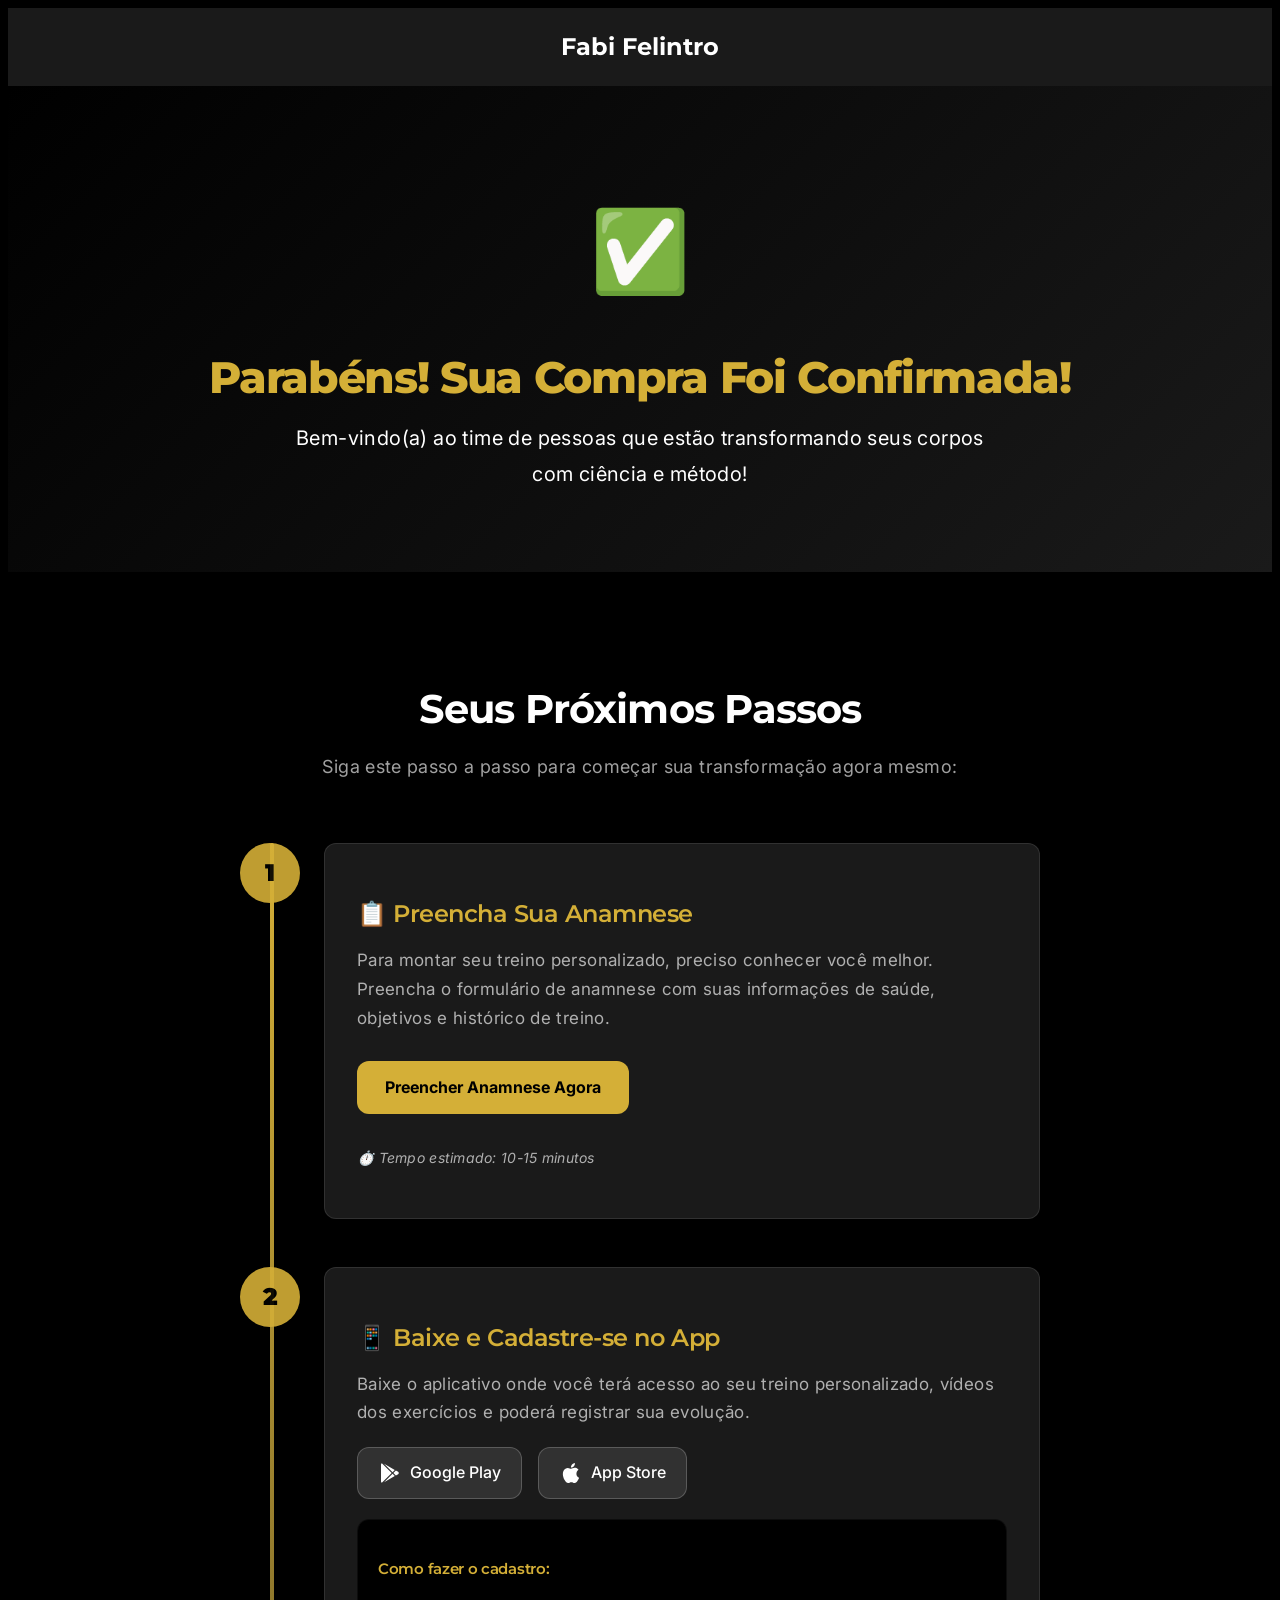
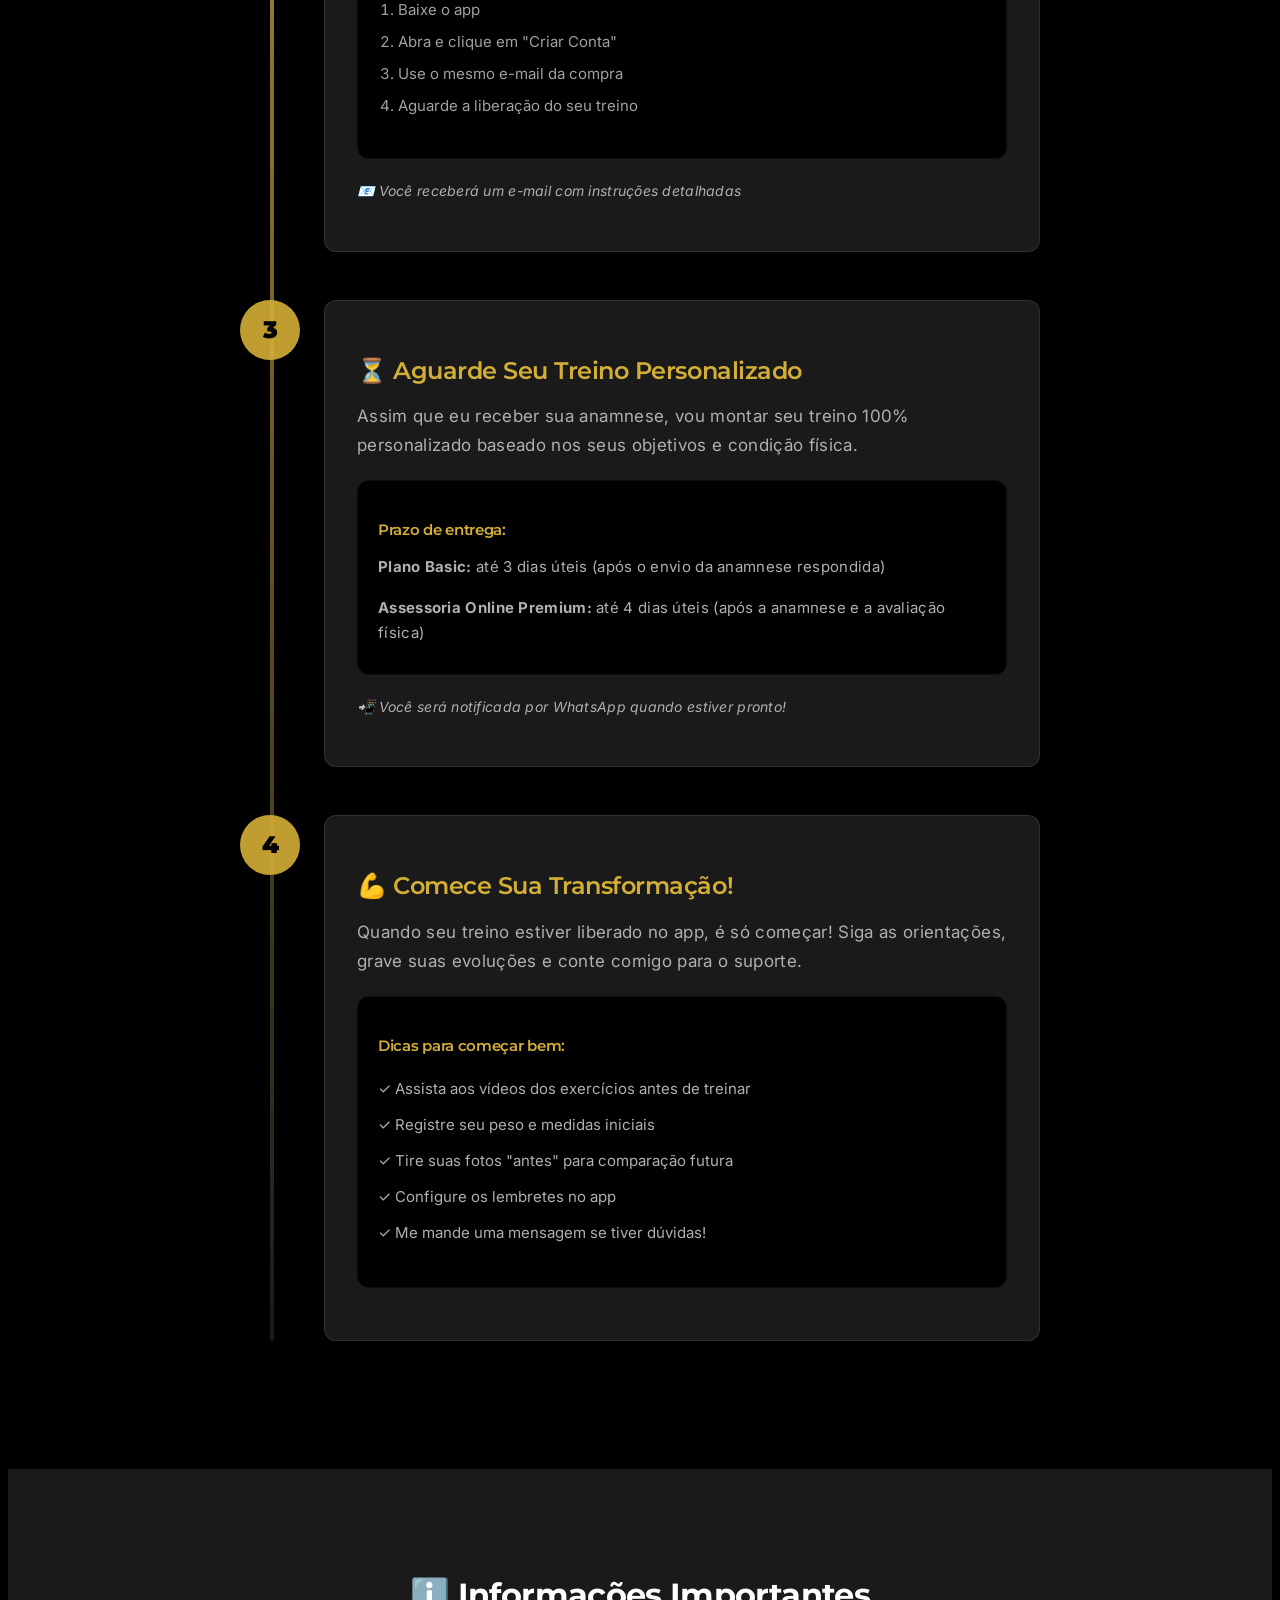
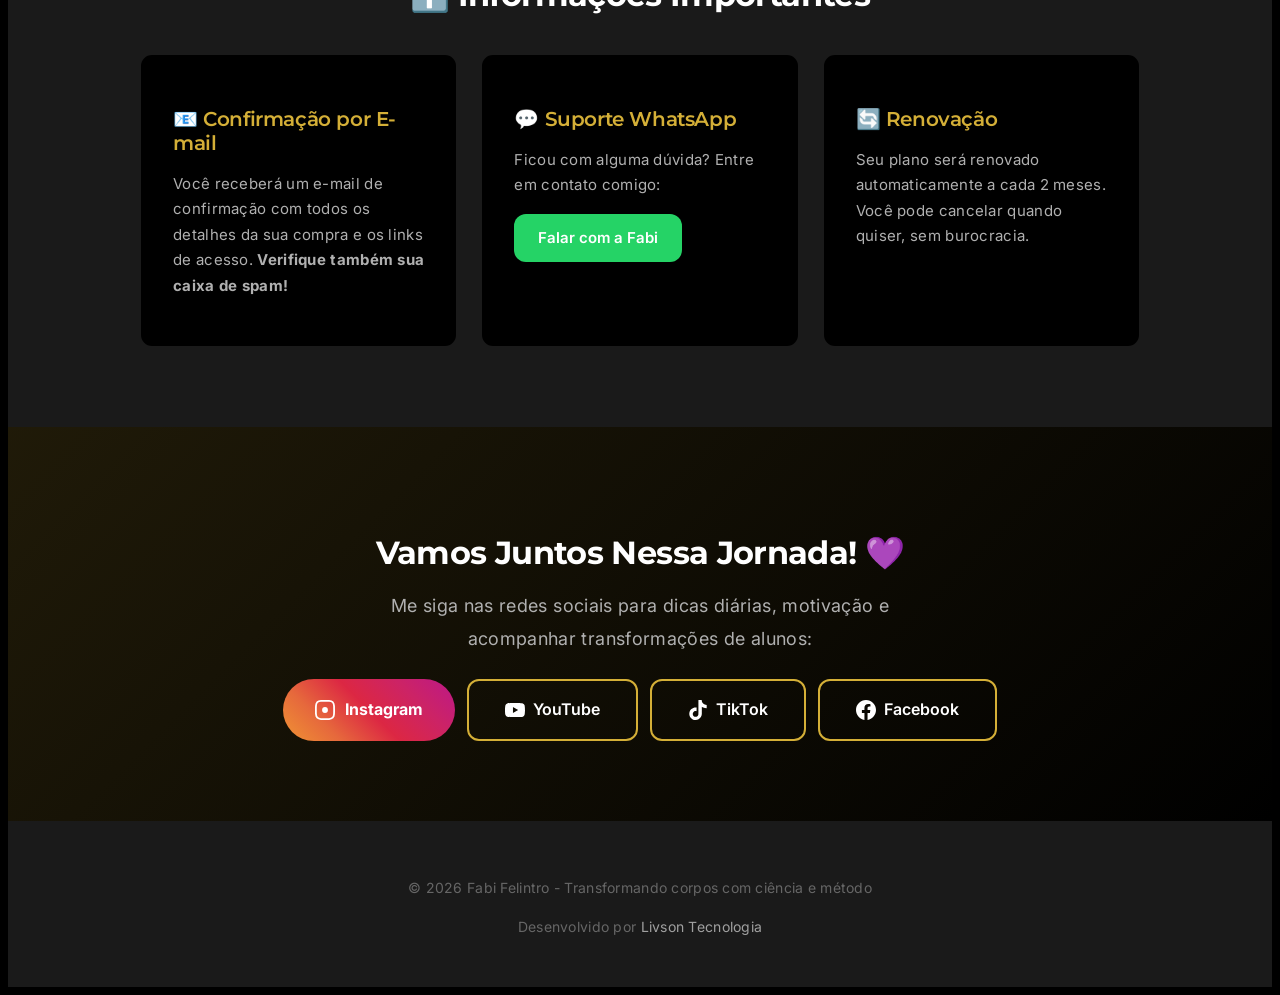
<file: obrigado.html>
<!DOCTYPE html>
<html lang="pt-BR">
<head>
    <meta charset="UTF-8">
    <meta name="viewport" content="width=device-width, initial-scale=1.0">
    <meta name="description" content="Compra confirmada! Confira os próximos passos para começar sua transformação com Fabi Felintro.">
    <meta name="robots" content="noindex, nofollow">
    <title>Compra Confirmada - Fabi Felintro</title>

    <!-- Favicon -->
    <link rel="icon" type="image/png" href="img/favicon.png">

    <!-- Google Fonts -->
    <link rel="preconnect" href="https://fonts.googleapis.com">
    <link rel="preconnect" href="https://fonts.gstatic.com" crossorigin>
    <link href="https://fonts.googleapis.com/css2?family=Inter:wght@300;400;500;600;700&family=Montserrat:wght@400;500;600;700;800;900&family=Playfair+Display:ital,wght@0,400;0,700;1,400&display=swap" rel="stylesheet">

    <!-- CSS -->
    <link rel="stylesheet" href="css/style.css?v=20260922b">
</head>
<body class="page-obrigado">

    <!-- Header Simples -->
    <header class="header-simple">
        <div class="container">
            <a href="/" class="logo">Fabi Felintro</a>
        </div>
    </header>

    <!-- Hero - Confirmação -->
    <section class="obrigado-hero">
        <div class="container text-center">
            <div class="success-icon">✅</div>
            <h1>Parabéns! Sua Compra Foi Confirmada!</h1>
            <p class="lead">Bem-vindo(a) ao time de pessoas que estão transformando seus corpos com ciência e método!</p>
        </div>
    </section>

    <!-- Próximos Passos -->
    <section class="proximos-passos section">
        <div class="container">
            <h2>Seus Próximos Passos</h2>
            <p class="subtitulo">Siga este passo a passo para começar sua transformação agora mesmo:</p>

            <div class="passos-timeline">

                <!-- PASSO 1 -->
                <div class="passo-item">
                    <div class="passo-numero">1</div>
                    <div class="passo-conteudo">
                        <h3>📋 Preencha Sua Anamnese</h3>
                        <p>Para montar seu treino personalizado, preciso conhecer você melhor. Preencha o formulário de anamnese com suas informações de saúde, objetivos e histórico de treino.</p>
                        <a href="#" class="btn btn-acao">Preencher Anamnese Agora</a>
                        <p class="obs">⏱️ Tempo estimado: 10-15 minutos</p>
                    </div>
                </div>

                <!-- PASSO 2 -->
                <div class="passo-item">
                    <div class="passo-numero">2</div>
                    <div class="passo-conteudo">
                        <h3>📱 Baixe e Cadastre-se no App</h3>
                        <p>Baixe o aplicativo onde você terá acesso ao seu treino personalizado, vídeos dos exercícios e poderá registrar sua evolução.</p>

                        <div class="app-downloads">
                            <a href="#" class="btn-app">
                                <svg width="24" height="24" viewBox="0 0 24 24" fill="currentColor">
                                    <path d="M3,20.5V3.5C3,2.91 3.34,2.39 3.84,2.15L13.69,12L3.84,21.85C3.34,21.6 3,21.09 3,20.5M16.81,15.12L6.05,21.34L14.54,12.85L16.81,15.12M20.16,10.81C20.5,11.08 20.75,11.5 20.75,12C20.75,12.5 20.5,12.92 20.16,13.19L17.89,14.5L15.39,12L17.89,9.5L20.16,10.81M6.05,2.66L16.81,8.88L14.54,11.15L6.05,2.66Z"/>
                                </svg>
                                Google Play
                            </a>
                            <a href="#" class="btn-app">
                                <svg width="24" height="24" viewBox="0 0 24 24" fill="currentColor">
                                    <path d="M18.71,19.5C17.88,20.74 17,21.95 15.66,21.97C14.32,22 13.89,21.18 12.37,21.18C10.84,21.18 10.37,21.95 9.1,22C7.79,22.05 6.8,20.68 5.96,19.47C4.25,17 2.94,12.45 4.7,9.39C5.57,7.87 7.13,6.91 8.82,6.88C10.1,6.86 11.32,7.75 12.11,7.75C12.89,7.75 14.37,6.68 15.92,6.84C16.57,6.87 18.39,7.1 19.56,8.82C19.47,8.88 17.39,10.1 17.41,12.63C17.44,15.65 20.06,16.66 20.09,16.67C20.06,16.74 19.67,18.11 18.71,19.5M13,3.5C13.73,2.67 14.94,2.04 15.94,2C16.07,3.17 15.6,4.35 14.9,5.19C14.21,6.04 13.07,6.7 11.95,6.61C11.8,5.46 12.36,4.26 13,3.5Z"/>
                                </svg>
                                App Store
                            </a>
                        </div>

                        <div class="cadastro-info">
                            <h4>Como fazer o cadastro:</h4>
                            <ol>
                                <li>Baixe o app</li>
                                <li>Abra e clique em "Criar Conta"</li>
                                <li>Use o mesmo e-mail da compra</li>
                                <li>Aguarde a liberação do seu treino</li>
                            </ol>
                        </div>
                        <p class="obs">📧 Você receberá um e-mail com instruções detalhadas</p>
                    </div>
                </div>

                <!-- PASSO 3 -->
                <div class="passo-item">
                    <div class="passo-numero">3</div>
                    <div class="passo-conteudo">
                        <h3>⏳ Aguarde Seu Treino Personalizado</h3>
                        <p>Assim que eu receber sua anamnese, vou montar seu treino 100% personalizado baseado nos seus objetivos e condição física.</p>

                        <div class="prazo-box">
                            <h4>Prazo de entrega:</h4>
                            <p><strong>Plano Basic:</strong> até 3 dias úteis (após o envio da anamnese respondida)</p>
                            <p><strong>Assessoria Online Premium:</strong> até 4 dias úteis (após a anamnese e a avaliação física)</p>
                        </div>

                        <p class="obs">📲 Você será notificada por WhatsApp quando estiver pronto!</p>
                    </div>
                </div>

                <!-- PASSO 4 -->
                <div class="passo-item">
                    <div class="passo-numero">4</div>
                    <div class="passo-conteudo">
                        <h3>💪 Comece Sua Transformação!</h3>
                        <p>Quando seu treino estiver liberado no app, é só começar! Siga as orientações, grave suas evoluções e conte comigo para o suporte.</p>

                        <div class="dicas-box">
                            <h4>Dicas para começar bem:</h4>
                            <ul>
                                <li>✓ Assista aos vídeos dos exercícios antes de treinar</li>
                                <li>✓ Registre seu peso e medidas iniciais</li>
                                <li>✓ Tire suas fotos "antes" para comparação futura</li>
                                <li>✓ Configure os lembretes no app</li>
                                <li>✓ Me mande uma mensagem se tiver dúvidas!</li>
                            </ul>
                        </div>
                    </div>
                </div>

            </div>
        </div>
    </section>

    <!-- Informações Importantes -->
    <section class="info-importantes section">
        <div class="container">
            <h2>ℹ️ Informações Importantes</h2>

            <div class="info-grid">
                <div class="info-card">
                    <h3>📧 Confirmação por E-mail</h3>
                    <p>Você receberá um e-mail de confirmação com todos os detalhes da sua compra e os links de acesso. <strong>Verifique também sua caixa de spam!</strong></p>
                </div>

                <div class="info-card">
                    <h3>💬 Suporte WhatsApp</h3>
                    <p>Ficou com alguma dúvida? Entre em contato comigo:</p>
                    <a href="https://wa.me/5511953532718?text=Olá! Acabei de comprar o programa e tenho uma dúvida" class="btn btn-whatsapp-card" target="_blank" rel="noopener">Falar com a Fabi</a>
                </div>

                <div class="info-card">
                    <h3>🔄 Renovação</h3>
                    <p>Seu plano será renovado automaticamente a cada 2 meses. Você pode cancelar quando quiser, sem burocracia.</p>
                </div>
            </div>
        </div>
    </section>

    <!-- CTA Final - Redes Sociais -->
    <section class="cta-redes section">
        <div class="container text-center">
            <h2>Vamos Juntos Nessa Jornada! 💜</h2>
            <p>Me siga nas redes sociais para dicas diárias, motivação e acompanhar transformações de alunos:</p>
            <div style="display: flex; gap: 12px; justify-content: center; flex-wrap: wrap;">
                <a href="https://www.instagram.com/fabifelintro.trainer" class="btn btn-instagram" target="_blank" rel="noopener">
                    <svg width="20" height="20" viewBox="0 0 24 24" fill="currentColor">
                        <path d="M12 2.163c3.204 0 3.584.012 4.85.07 3.252.148 4.771 1.691 4.919 4.919.058 1.265.069 1.645.069 4.849 0 3.205-.012 3.584-.069 4.849-.149 3.225-1.664 4.771-4.919 4.919-1.266.058-1.644.07-4.85.07-3.204 0-3.584-.012-4.849-.07-3.26-.149-4.771-1.699-4.919-4.92-.058-1.265-.07-1.644-.07-4.849 0-3.204.013-3.583.07-4.849.149-3.227 1.664-4.771 4.919-4.919 1.266-.057 1.645-.069 4.849-.069zm0-2.163c-3.259 0-3.667.014-4.947.072-4.358.2-6.78 2.618-6.98 6.98-.059 1.281-.073 1.689-.073 4.948 0 3.259.014 3.668.072 4.948.2 4.358 2.618 6.78 6.98 6.98 1.281.058 1.689.072 4.948.072 3.259 0 3.668-.014 4.948-.072 4.354-.2 6.782-2.618 6.979-6.98.059-1.28.073-1.689.073-4.948 0-3.259-.014-3.667-.072-4.947-.196-4.354-2.617-6.78-6.979-6.98-1.281-.059-1.69-.073-4.949-.073z"/>
                        <circle cx="12" cy="12" r="3.5"/>
                    </svg>
                    Instagram
                </a>
                <a href="https://youtube.com/@fabifelintrotrainer369?si=wqRBslb2-96d0Ydp" class="btn btn-secondary" target="_blank" rel="noopener">
                    <svg width="20" height="20" viewBox="0 0 24 24" fill="currentColor">
                        <path d="M23.498 6.186a3.016 3.016 0 0 0-2.122-2.136C19.505 3.545 12 3.545 12 3.545s-7.505 0-9.377.505A3.017 3.017 0 0 0 .502 6.186C0 8.07 0 12 0 12s0 3.93.502 5.814a3.016 3.016 0 0 0 2.122 2.136c1.871.505 9.376.505 9.376.505s7.505 0 9.377-.505a3.015 3.015 0 0 0 2.122-2.136C24 15.93 24 12 24 12s0-3.93-.502-5.814zM9.545 15.568V8.432L15.818 12l-6.273 3.568z"/>
                    </svg>
                    YouTube
                </a>
                <a href="https://www.tiktok.com/@fabifelintrotrainer?_r=1&_t=ZS-93mjHLMiMIp" class="btn btn-secondary" target="_blank" rel="noopener">
                    <svg width="20" height="20" viewBox="0 0 24 24" fill="currentColor">
                        <path d="M12.525.02c1.31-.02 2.61-.01 3.91-.02.08 1.53.63 3.09 1.75 4.17 1.12 1.11 2.7 1.62 4.24 1.79v4.03c-1.44-.05-2.89-.35-4.2-.97-.57-.26-1.1-.59-1.62-.93-.01 2.92.01 5.84-.02 8.75-.08 1.4-.54 2.79-1.35 3.94-1.31 1.92-3.58 3.17-5.91 3.21-1.43.08-2.86-.31-4.08-1.03-2.02-1.19-3.44-3.37-3.65-5.71-.02-.5-.03-1-.01-1.49.18-1.9 1.12-3.72 2.58-4.96 1.66-1.44 3.98-2.13 6.15-1.72.02 1.48-.04 2.96-.04 4.44-.99-.32-2.15-.23-3.02.37-.63.41-1.11 1.04-1.36 1.75-.21.51-.15 1.07-.14 1.61.24 1.64 1.82 3.02 3.5 2.87 1.12-.01 2.19-.66 2.77-1.61.19-.33.4-.67.41-1.06.1-1.79.06-3.57.07-5.36.01-4.03-.01-8.05.02-12.07z"/>
                    </svg>
                    TikTok
                </a>
                <a href="https://www.facebook.com/share/17vE7TxXnZ/?mibextid=wwXIfr" class="btn btn-secondary" target="_blank" rel="noopener">
                    <svg width="20" height="20" viewBox="0 0 24 24" fill="currentColor">
                        <path d="M24 12.073c0-6.627-5.373-12-12-12s-12 5.373-12 12c0 5.99 4.388 10.954 10.125 11.854v-8.385H7.078v-3.47h3.047V9.43c0-3.007 1.792-4.669 4.533-4.669 1.312 0 2.686.235 2.686.235v2.953H15.83c-1.491 0-1.956.925-1.956 1.874v2.25h3.328l-.532 3.47h-2.796v8.385C19.612 23.027 24 18.062 24 12.073z"/>
                    </svg>
                    Facebook
                </a>
            </div>
        </div>
    </section>

    <!-- Footer -->
    <footer class="footer footer-simple">
        <div class="container text-center">
            <p>&copy; 2026 Fabi Felintro - Transformando corpos com ciência e método</p>
            <p class="dev">Desenvolvido por <a href="https://livsontecnologia.com.br" target="_blank" rel="noopener">Livson Tecnologia</a></p>
        </div>
    </footer>

</body>
</html>
</file>
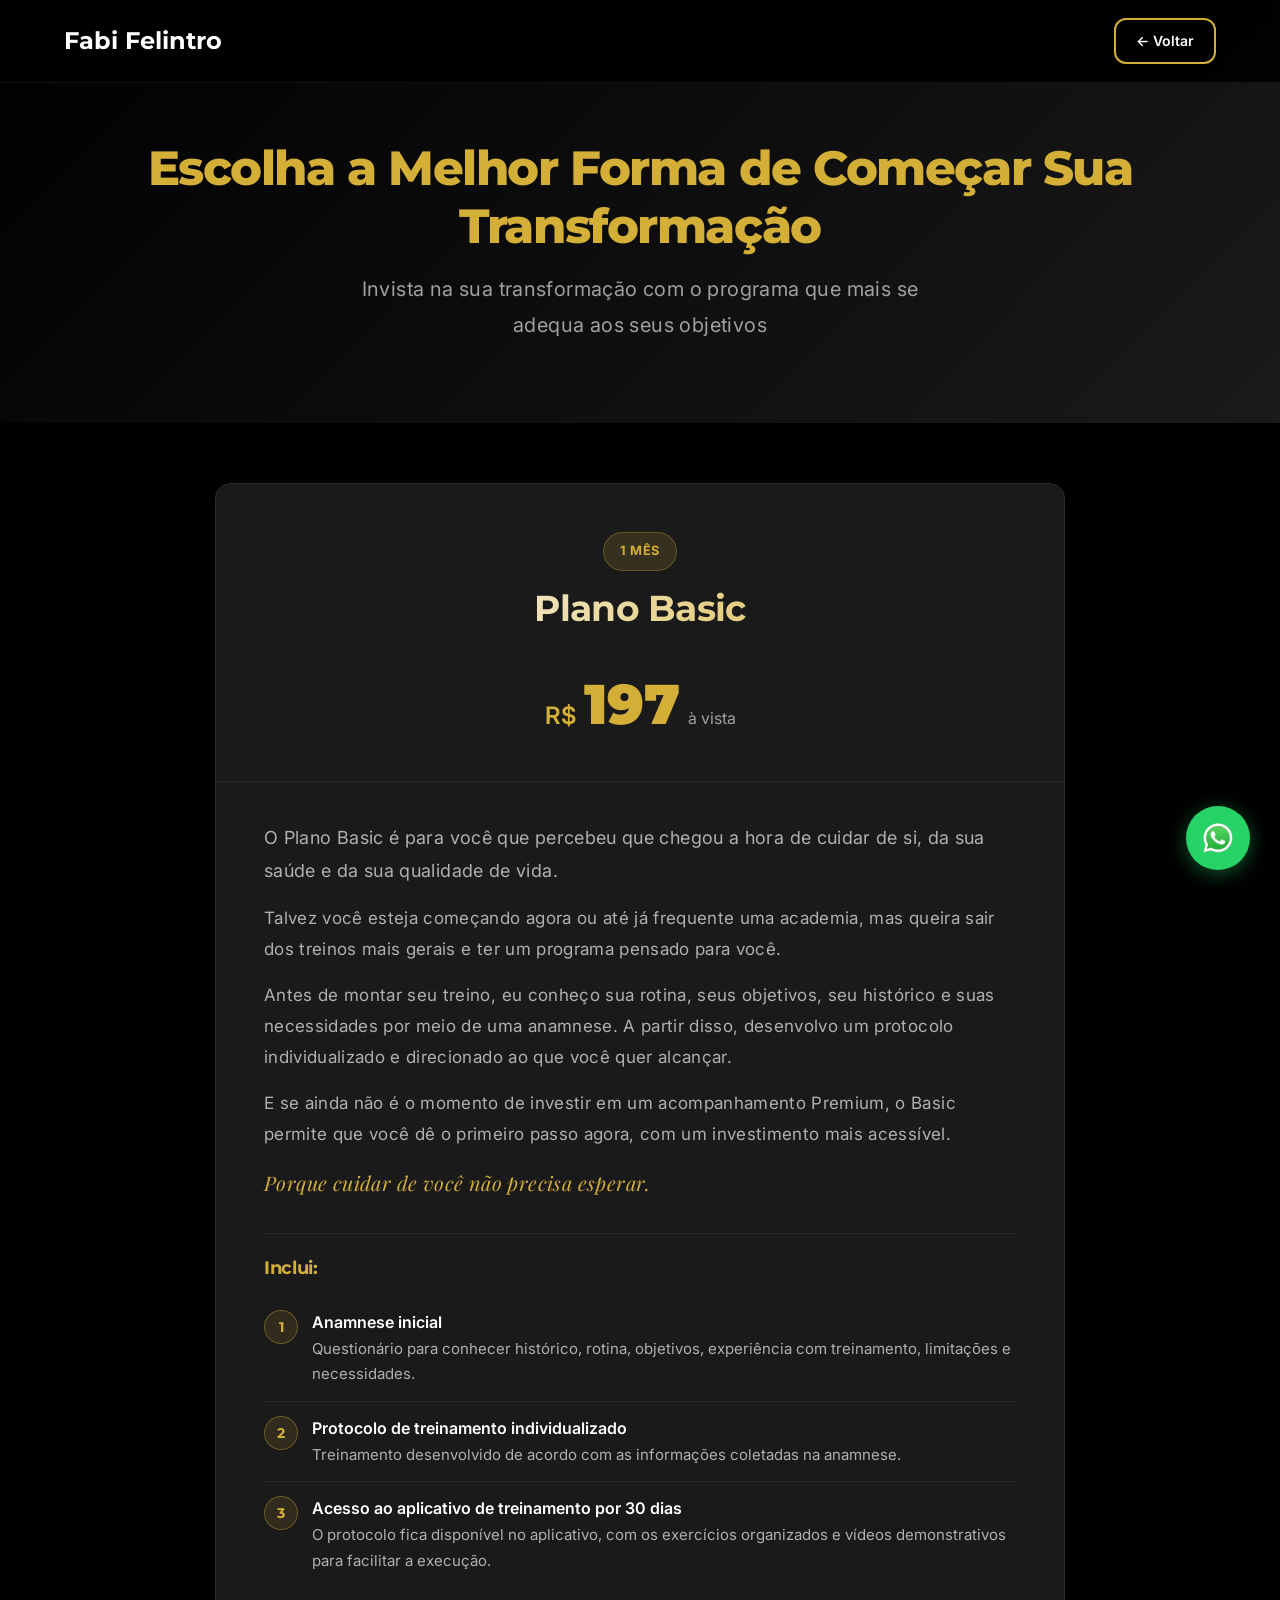
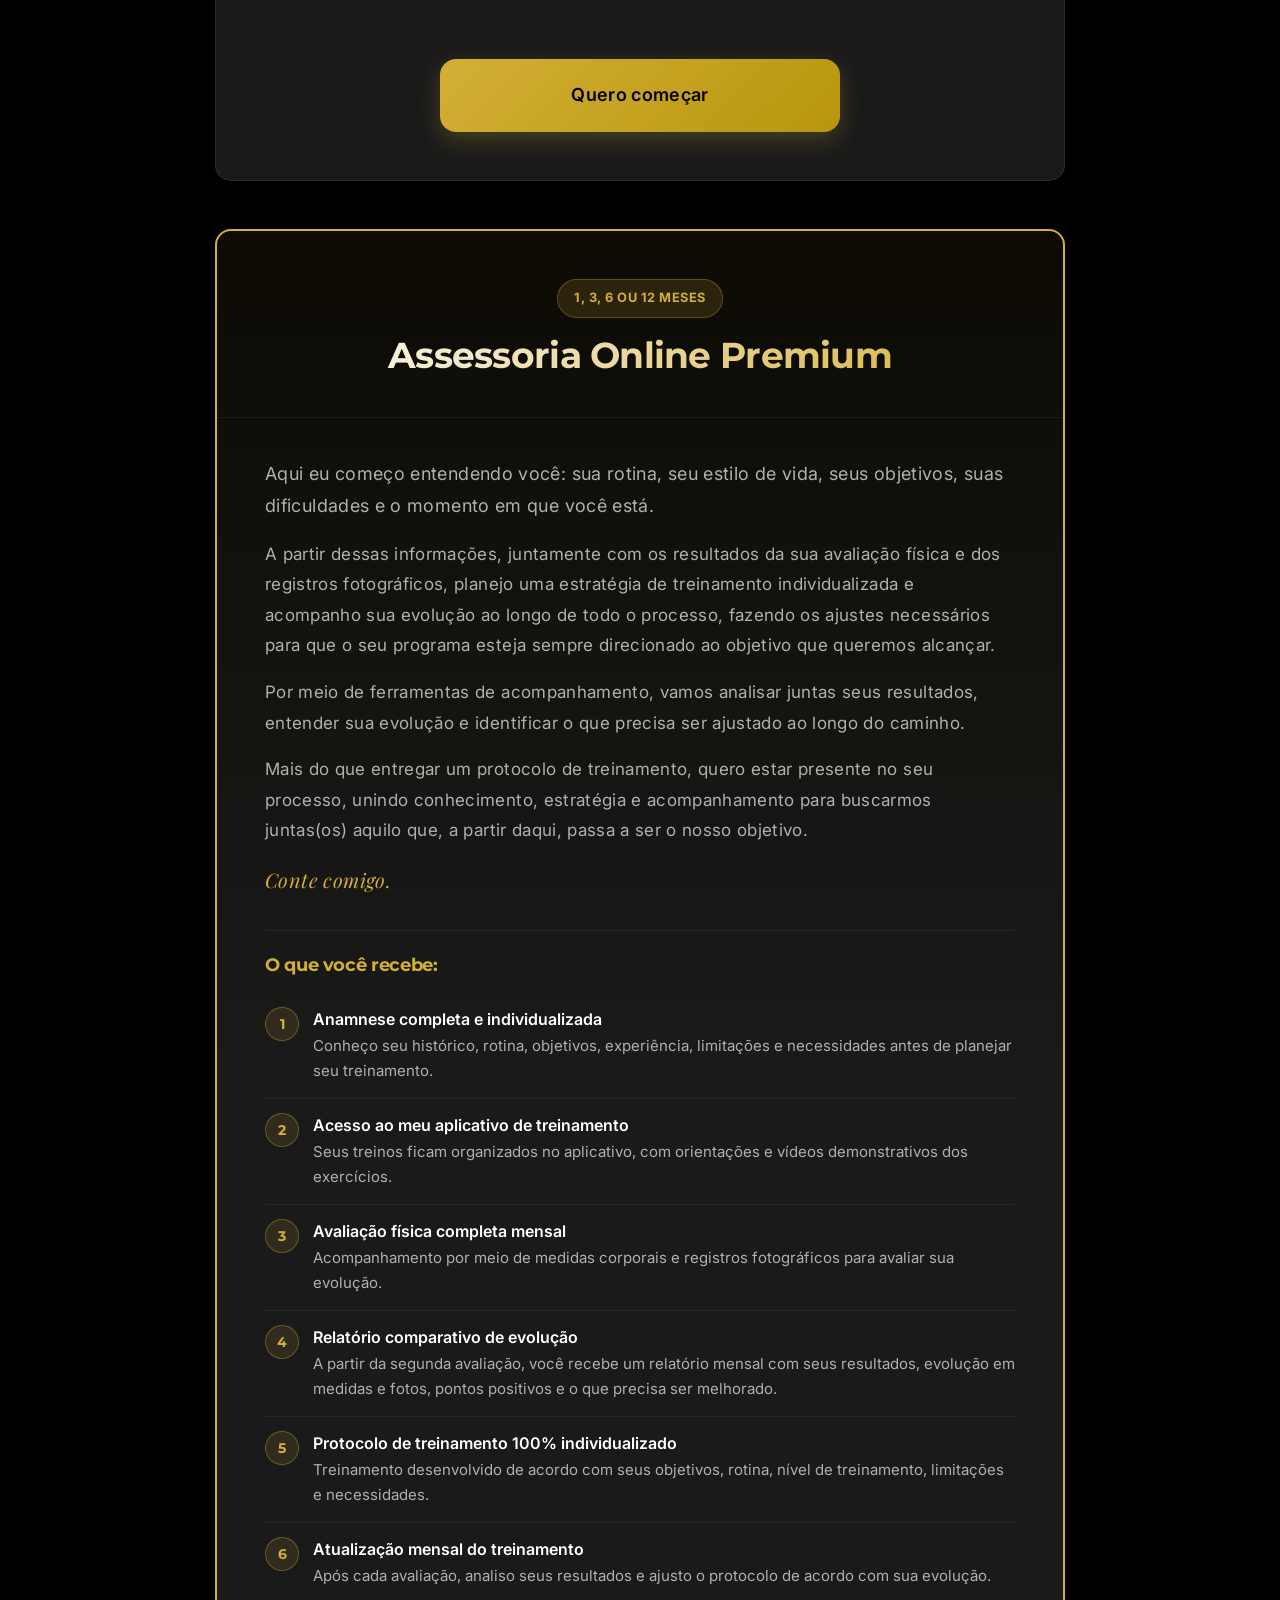
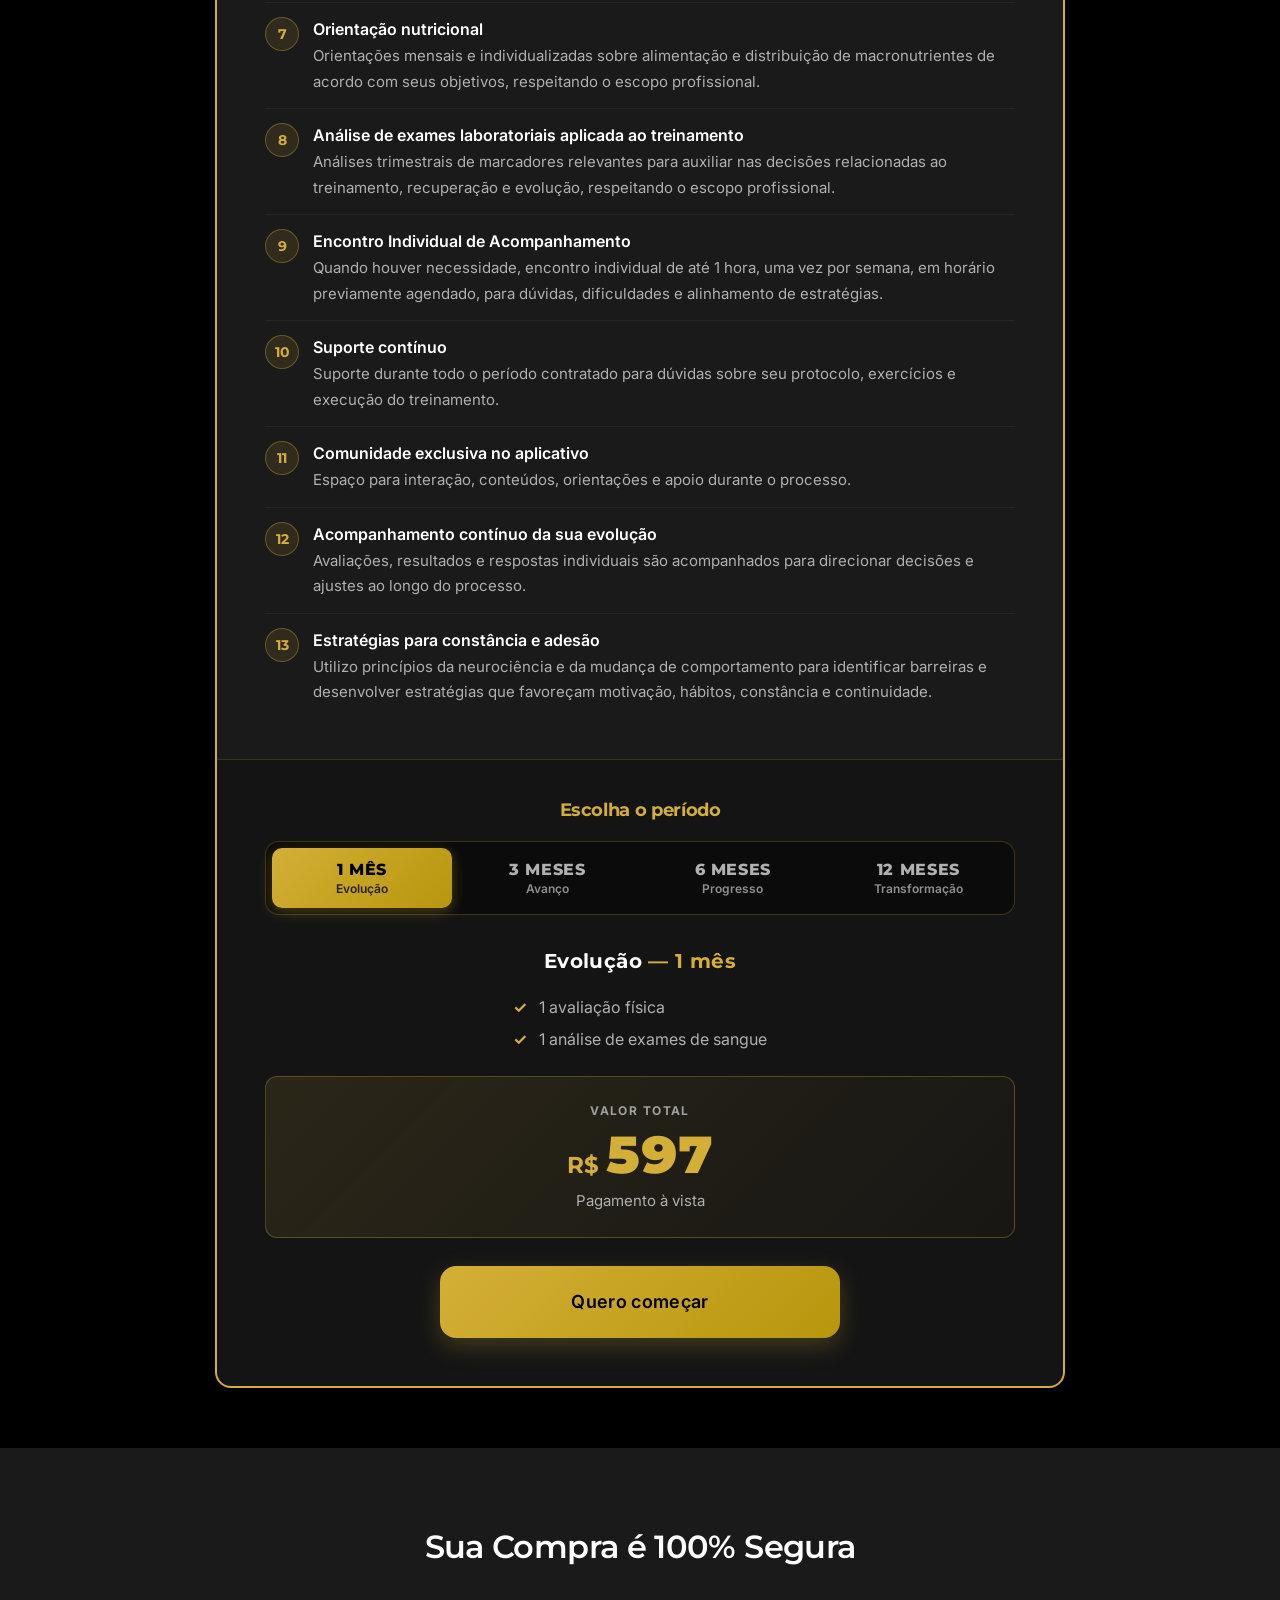
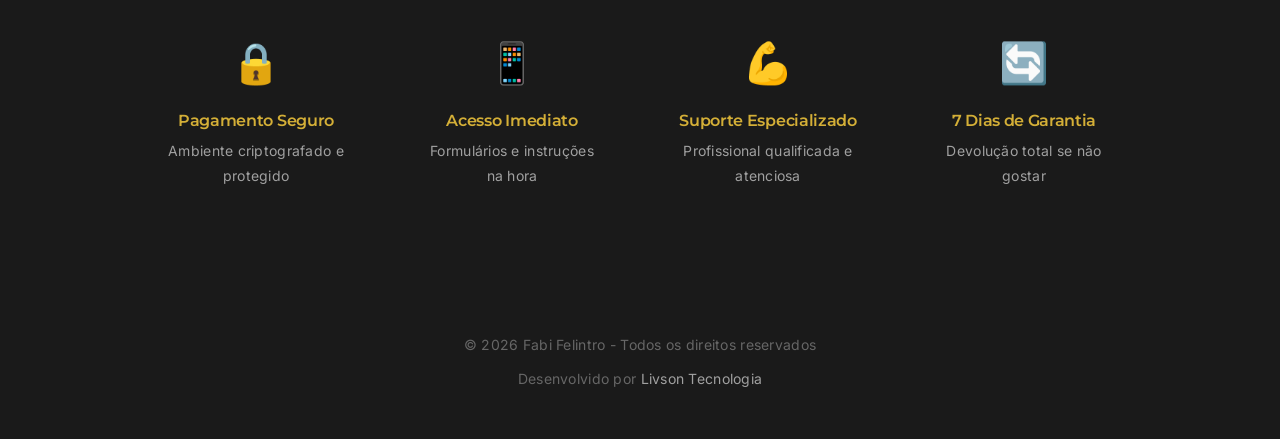
<file: planos.html>
<!DOCTYPE html>
<html lang="pt-BR">
<head>
    <meta charset="UTF-8">
    <meta name="viewport" content="width=device-width, initial-scale=1.0">
    <meta name="description" content="Planos de treino personalizado com Fabi Felintro: Plano Basic por R$ 197 ou Assessoria Online Premium de 1 a 12 meses (Evolução, Avanço, Progresso e Transformação).">
    <meta name="robots" content="index, follow">
    <link rel="canonical" href="https://fabifelintro.com/planos">
    <title>Planos de Treino Personalizado em São Paulo | Fabi Felintro Personal Trainer</title>

    <!-- Open Graph -->
    <meta property="og:type" content="website">
    <meta property="og:title" content="Planos de Treino Personalizado - Fabi Felintro">
    <meta property="og:description" content="Plano Basic ou Assessoria Online Premium de 1 a 12 meses. Escolha a melhor forma de começar sua transformação.">
    <meta property="og:image" content="https://fabifelintro.com/img/Nova foto de capa.jpeg">
    <meta property="og:url" content="https://fabifelintro.com/planos">
    <meta property="og:locale" content="pt_BR">

    <!-- Favicon -->
    <link rel="icon" type="image/png" href="img/favicon.png">

    <!-- Google Fonts - carregamento não-bloqueante -->
    <link rel="preconnect" href="https://fonts.googleapis.com">
    <link rel="preconnect" href="https://fonts.gstatic.com" crossorigin>
    <link rel="preload" as="style" href="https://fonts.googleapis.com/css2?family=Inter:wght@400;600;700&family=Montserrat:wght@400;600;700;800;900&family=Playfair+Display:ital,wght@0,400;0,700;1,400&display=swap">
    <link rel="stylesheet" href="https://fonts.googleapis.com/css2?family=Inter:wght@400;600;700&family=Montserrat:wght@400;600;700;800;900&family=Playfair+Display:ital,wght@0,400;0,700;1,400&display=swap" media="print" onload="this.media='all'">
    <noscript><link rel="stylesheet" href="https://fonts.googleapis.com/css2?family=Inter:wght@400;600;700&family=Montserrat:wght@400;600;700;800;900&family=Playfair+Display:ital,wght@0,400;0,700;1,400&display=swap"></noscript>
    <!-- CSS crítico inline (above-the-fold) -->
    <style>:root{--primary-black:#000;--secondary-dark:#1a1a1a;--tertiary-dark:#0f0f0f;--card-bg:#111;--accent-gold:#D4AF37;--accent-gold-light:#F4E4C1;--accent-gold-dark:#B8960C;--gold-gradient:linear-gradient(135deg,#D4AF37 0%,#B8960C 100%);--gold-glow:rgba(212,175,55,.25);--text-white:#fff;--text-gray:#A0A0A0;--text-gray-light:#B0B0B0;--text-gray-dark:#666;--success-green:#22C55E;--error-red:#EF4444;--whatsapp-green:#25D366;--font-heading:'Montserrat',sans-serif;--font-body:'Inter',sans-serif;--font-accent:'Playfair Display',serif;--section-padding:140px;--section-padding-mobile:90px;--container-max:1200px;--gap-lg:48px;--gap-md:24px;--gap-sm:16px;--border-radius:12px;--border-radius-lg:16px;--border-radius-full:50px;--shadow-gold:0 8px 24px rgba(212,175,55,.25);--shadow-gold-lg:0 16px 40px rgba(212,175,55,.35);--shadow-dark:0 20px 60px rgba(0,0,0,.5);--transition-fast:.2s ease;--transition-normal:.3s ease;--transition-smooth:.4s cubic-bezier(.16,1,.3,1)}*{margin:0;padding:0;box-sizing:border-box}html{scroll-behavior:smooth}body{font-family:var(--font-body);color:var(--text-gray-light);line-height:1.6;background:var(--primary-black);overflow-x:hidden;-webkit-font-smoothing:antialiased;-moz-osx-font-smoothing:grayscale}img{max-width:100%;height:auto;display:block}a{text-decoration:none;color:inherit;transition:var(--transition-normal)}ul{list-style:none}h1,h2,h3,h4,h5{font-family:var(--font-heading);font-weight:700;line-height:1.2;color:var(--text-white);letter-spacing:-.02em}h1{font-size:clamp(2.5rem,5vw,4rem);font-weight:800;letter-spacing:-.03em}p{font-size:1.0625rem;line-height:1.8;letter-spacing:.02em}.highlight{background:var(--gold-gradient);-webkit-background-clip:text;-webkit-text-fill-color:transparent;background-clip:text}.container{max-width:var(--container-max);margin:0 auto;padding:0 24px}.btn{display:inline-flex;align-items:center;justify-content:center;gap:8px;font-family:var(--font-body);font-weight:600;font-size:1rem;text-decoration:none;border:none;cursor:pointer;transition:var(--transition-smooth);position:relative;overflow:hidden}.btn-primary{padding:18px 40px;background:var(--gold-gradient);color:var(--primary-black);border-radius:var(--border-radius);box-shadow:var(--shadow-gold);letter-spacing:.02em}.btn-primary::before{content:'';position:absolute;top:0;left:-100%;width:100%;height:100%;background:linear-gradient(90deg,transparent,rgba(255,255,255,.3),transparent);transition:left .6s}.btn-primary:hover::before{left:100%}.btn-primary:hover{transform:translateY(-3px);box-shadow:var(--shadow-gold-lg)}.btn-primary.large{padding:22px 56px;font-size:1.125rem;border-radius:var(--border-radius-lg)}.btn-secondary{padding:16px 36px;background:0 0;color:var(--text-white);border:2px solid var(--accent-gold);border-radius:var(--border-radius)}.btn-secondary:hover{background:var(--accent-gold);color:var(--primary-black);transform:translateY(-2px)}.btn-nav{padding:12px 28px;background:var(--gold-gradient);color:var(--primary-black)!important;font-weight:700;border-radius:8px;font-size:.9375rem}.navbar{position:fixed;top:0;left:0;width:100%;background:rgba(0,0,0,.9);backdrop-filter:blur(20px);-webkit-backdrop-filter:blur(20px);border-bottom:1px solid rgba(212,175,55,.1);z-index:1000;transition:var(--transition-normal)}.navbar.scrolled{background:rgba(0,0,0,.98);box-shadow:0 4px 30px rgba(0,0,0,.5);border-bottom-color:rgba(212,175,55,.2)}.navbar nav{display:flex;justify-content:space-between;align-items:center;padding:18px 0}.logo{font-family:var(--font-heading);font-size:1.5rem;font-weight:700;color:var(--text-white)}.nav-menu{display:flex;gap:36px;align-items:center}.nav-menu a{color:var(--text-gray-light);font-weight:500;font-size:.9375rem;position:relative}.menu-toggle{display:none;flex-direction:column;gap:5px;background:0 0;border:none;cursor:pointer;padding:8px;z-index:1001}.menu-toggle span{width:24px;height:2px;background:var(--text-white);border-radius:2px;transition:var(--transition-normal)}.hero{min-height:100vh;display:flex;align-items:center;justify-content:flex-start;position:relative;background:url('../img/Foto de capa hero.webp') center 10%/cover no-repeat;background-attachment:scroll}.hero-overlay{position:absolute;top:0;left:0;width:100%;height:100%;background:linear-gradient(to bottom,rgba(0,0,0,.6) 0,rgba(0,0,0,.35) 50%,rgba(0,0,0,.7) 100%);z-index:1}.hero .hero-content{position:relative;z-index:2;text-align:left;max-width:600px;padding:80px 24px 40px 60px;margin:0}.hero h1{color:var(--text-white);font-size:clamp(1.75rem,3vw,2.5rem);margin-bottom:1.5rem;text-shadow:0 4px 20px rgba(0,0,0,.3);overflow-wrap:break-word}.hero p{color:rgba(255,255,255,.9);font-size:1.125rem;margin-bottom:2.5rem;font-weight:400;overflow-wrap:break-word}.hero-buttons{display:flex;gap:16px;justify-content:flex-start;flex-wrap:wrap}.whatsapp-float{position:fixed;bottom:30px;right:30px;width:64px;height:64px;background:var(--whatsapp-green);border-radius:50%;display:flex;align-items:center;justify-content:center;box-shadow:0 4px 20px rgba(37,211,102,.4);z-index:999;transition:var(--transition-smooth);animation:whatsappPulse 2s ease-in-out infinite;will-change:transform}.whatsapp-float img{width:34px;height:34px;object-fit:contain}@keyframes whatsappPulse{0%,100%{transform:scale(1)}50%{transform:scale(1.08)}}@keyframes slideUp{from{opacity:0;transform:translateY(50px)}to{opacity:1;transform:translateY(0)}}@keyframes fadeIn{from{opacity:0}to{opacity:1}}.animate-slide-up{animation:slideUp .8s cubic-bezier(.16,1,.3,1) forwards}.animate-slide-up.delay-1{animation-delay:.15s}.animate-slide-up.delay-2{animation-delay:.3s}.animate-slide-up.delay-3{animation-delay:.45s}.animate-fade-in{animation:fadeIn .8s ease forwards}@media (max-width:768px){:root{--section-padding:90px}.nav-menu{position:fixed;top:0;left:-100%;width:100%;height:100vh;background:rgba(0,0,0,.98);flex-direction:column;justify-content:center;gap:24px;transition:left .4s ease;padding:24px}.nav-menu.active{left:0}.nav-menu a{font-size:1.25rem}.nav-menu .btn-nav{width:100%;text-align:center;padding:16px}.menu-toggle{display:flex}.menu-toggle.active span:first-child{transform:rotate(45deg) translate(5px,5px)}.menu-toggle.active span:nth-child(2){opacity:0}.menu-toggle.active span:nth-child(3){transform:rotate(-45deg) translate(7px,-6px)}.hero{background-attachment:scroll;justify-content:center;background-position:center top}.hero .hero-content{text-align:center;padding:80px 16px 40px;max-width:100%}.hero h1{font-size:clamp(1.5rem,5vw,1.75rem);line-height:1.35;margin-bottom:1rem}.hero p{font-size:.9375rem;margin-bottom:1.5rem;line-height:1.6}.hero-buttons{flex-direction:column;align-items:center}.hero-buttons .btn{width:100%}.whatsapp-float{width:56px;height:56px;bottom:20px;right:20px}.whatsapp-float img{width:30px;height:30px}}</style>

    <!-- CSS completo não-bloqueante -->
    <link rel="preload" href="css/style.css?v=20260922b" as="style" onload="this.onload=null;this.rel='stylesheet'">
    <noscript><link rel="stylesheet" href="css/style.css?v=20260922b"></noscript>
</head>
<body class="page-planos">

    <!-- WhatsApp Floating Button -->
    <a href="https://wa.me/5511953532718?text=Olá! Vim pelo site e tenho uma dúvida sobre os planos" class="whatsapp-float" target="_blank" rel="noopener" aria-label="Falar no WhatsApp">
        <img src="img/icons/whatsapp.webp" alt="WhatsApp" width="32" height="32">
    </a>

    <!-- Header Simplificado -->
    <header class="navbar navbar-simple">
        <div class="container">
            <nav>
                <a href="/" class="logo">Fabi Felintro</a>
                <a href="/" class="btn btn-secondary btn-voltar">← Voltar</a>
            </nav>
        </div>
    </header>

    <!-- Hero da Página de Planos -->
    <section class="planos-hero">
        <div class="container">
            <h1>Escolha a Melhor Forma de Começar Sua Transformação</h1>
            <p>Invista na sua transformação com o programa que mais se adequa aos seus objetivos</p>
        </div>
    </section>

    <section class="plano-detalhe section" id="ofertas">
        <div class="container">
            <div class="ofertas">

                <!-- ========================================== -->
                <!-- PLANO BASIC -->
                <!-- ========================================== -->
                <article class="plano-detalhe-card" id="plano-basic">
                    <div class="plano-detalhe-header">
                        <div class="plano-badge-duracao">1 mês</div>
                        <h2>Plano Basic</h2>
                        <div class="plano-preco-destaque">
                            <span class="cifrao">R$</span>
                            <span class="valor">197</span>
                            <span class="periodo">à vista</span>
                        </div>
                    </div>

                    <div class="plano-detalhe-body">
                        <p class="plano-intro">O Plano Basic é para você que percebeu que chegou a hora de cuidar de si, da sua saúde e da sua qualidade de vida.</p>
                        <p>Talvez você esteja começando agora ou até já frequente uma academia, mas queira sair dos treinos mais gerais e ter um programa pensado para você.</p>
                        <p>Antes de montar seu treino, eu conheço sua rotina, seus objetivos, seu histórico e suas necessidades por meio de uma anamnese. A partir disso, desenvolvo um protocolo individualizado e direcionado ao que você quer alcançar.</p>
                        <p>E se ainda não é o momento de investir em um acompanhamento Premium, o Basic permite que você dê o primeiro passo agora, com um investimento mais acessível.</p>
                        <p class="oferta-frase">Porque cuidar de você não precisa esperar.</p>

                        <div class="plano-secao">
                            <h4>Inclui:</h4>
                            <ol class="oferta-itens">
                                <li><strong>Anamnese inicial</strong><span>Questionário para conhecer histórico, rotina, objetivos, experiência com treinamento, limitações e necessidades.</span></li>
                                <li><strong>Protocolo de treinamento individualizado</strong><span>Treinamento desenvolvido de acordo com as informações coletadas na anamnese.</span></li>
                                <li><strong>Acesso ao aplicativo de treinamento por 30 dias</strong><span>O protocolo fica disponível no aplicativo, com os exercícios organizados e vídeos demonstrativos para facilitar a execução.</span></li>
                            </ol>
                        </div>
                    </div>

                    <div class="plano-detalhe-footer">
                        <a href="https://pag.ae/82ayVnHw3" class="btn btn-primary large" target="_blank" rel="noopener">Quero começar</a>
                    </div>
                </article>

                <!-- ========================================== -->
                <!-- ASSESSORIA ONLINE PREMIUM -->
                <!-- ========================================== -->
                <article class="plano-detalhe-card plano-detalhe-destaque" id="plano-premium">
                    <div class="plano-detalhe-header">
                        <div class="plano-badge-duracao">1, 3, 6 ou 12 meses</div>
                        <h2>Assessoria Online Premium</h2>
                    </div>

                    <div class="plano-detalhe-body">
                        <p class="plano-intro">Aqui eu começo entendendo você: sua rotina, seu estilo de vida, seus objetivos, suas dificuldades e o momento em que você está.</p>
                        <p>A partir dessas informações, juntamente com os resultados da sua avaliação física e dos registros fotográficos, planejo uma estratégia de treinamento individualizada e acompanho sua evolução ao longo de todo o processo, fazendo os ajustes necessários para que o seu programa esteja sempre direcionado ao objetivo que queremos alcançar.</p>
                        <p>Por meio de ferramentas de acompanhamento, vamos analisar juntas seus resultados, entender sua evolução e identificar o que precisa ser ajustado ao longo do caminho.</p>
                        <p>Mais do que entregar um protocolo de treinamento, quero estar presente no seu processo, unindo conhecimento, estratégia e acompanhamento para buscarmos juntas(os) aquilo que, a partir daqui, passa a ser o nosso objetivo.</p>
                        <p class="oferta-frase">Conte comigo.</p>

                        <div class="plano-secao">
                            <h4>O que você recebe:</h4>
                            <ol class="oferta-itens">
                                <li><strong>Anamnese completa e individualizada</strong><span>Conheço seu histórico, rotina, objetivos, experiência, limitações e necessidades antes de planejar seu treinamento.</span></li>
                                <li><strong>Acesso ao meu aplicativo de treinamento</strong><span>Seus treinos ficam organizados no aplicativo, com orientações e vídeos demonstrativos dos exercícios.</span></li>
                                <li><strong>Avaliação física completa mensal</strong><span>Acompanhamento por meio de medidas corporais e registros fotográficos para avaliar sua evolução.</span></li>
                                <li><strong>Relatório comparativo de evolução</strong><span>A partir da segunda avaliação, você recebe um relatório mensal com seus resultados, evolução em medidas e fotos, pontos positivos e o que precisa ser melhorado.</span></li>
                                <li><strong>Protocolo de treinamento 100% individualizado</strong><span>Treinamento desenvolvido de acordo com seus objetivos, rotina, nível de treinamento, limitações e necessidades.</span></li>
                                <li><strong>Atualização mensal do treinamento</strong><span>Após cada avaliação, analiso seus resultados e ajusto o protocolo de acordo com sua evolução.</span></li>
                                <li><strong>Orientação nutricional</strong><span>Orientações mensais e individualizadas sobre alimentação e distribuição de macronutrientes de acordo com seus objetivos, respeitando o escopo profissional.</span></li>
                                <li><strong>Análise de exames laboratoriais aplicada ao treinamento</strong><span>Análises trimestrais de marcadores relevantes para auxiliar nas decisões relacionadas ao treinamento, recuperação e evolução, respeitando o escopo profissional.</span></li>
                                <li><strong>Encontro Individual de Acompanhamento</strong><span>Quando houver necessidade, encontro individual de até 1 hora, uma vez por semana, em horário previamente agendado, para dúvidas, dificuldades e alinhamento de estratégias.</span></li>
                                <li><strong>Suporte contínuo</strong><span>Suporte durante todo o período contratado para dúvidas sobre seu protocolo, exercícios e execução do treinamento.</span></li>
                                <li><strong>Comunidade exclusiva no aplicativo</strong><span>Espaço para interação, conteúdos, orientações e apoio durante o processo.</span></li>
                                <li><strong>Acompanhamento contínuo da sua evolução</strong><span>Avaliações, resultados e respostas individuais são acompanhados para direcionar decisões e ajustes ao longo do processo.</span></li>
                                <li><strong>Estratégias para constância e adesão</strong><span>Utilizo princípios da neurociência e da mudança de comportamento para identificar barreiras e desenvolver estratégias que favoreçam motivação, hábitos, constância e continuidade.</span></li>
                            </ol>
                        </div>
                    </div>

                    <!-- Seletor de período: cada aba mostra o que varia e o checkout do respectivo plano -->
                    <div class="periodo-seletor" data-periodo-seletor>
                        <h4 class="periodo-titulo" id="periodo-titulo">Escolha o período</h4>
                        <div class="periodo-tabs" role="tablist" aria-labelledby="periodo-titulo">
                            <button type="button" class="periodo-tab" role="tab" id="tab-evolucao" aria-controls="painel-evolucao" aria-selected="true">
                                <span class="periodo-tab-tempo">1 mês</span>
                                <span class="periodo-tab-nome">Evolução</span>
                            </button>
                            <button type="button" class="periodo-tab" role="tab" id="tab-avanco" aria-controls="painel-avanco" aria-selected="false" tabindex="-1">
                                <span class="periodo-tab-tempo">3 meses</span>
                                <span class="periodo-tab-nome">Avanço</span>
                            </button>
                            <button type="button" class="periodo-tab" role="tab" id="tab-progresso" aria-controls="painel-progresso" aria-selected="false" tabindex="-1">
                                <span class="periodo-tab-tempo">6 meses</span>
                                <span class="periodo-tab-nome">Progresso</span>
                            </button>
                            <button type="button" class="periodo-tab" role="tab" id="tab-transformacao" aria-controls="painel-transformacao" aria-selected="false" tabindex="-1">
                                <span class="periodo-tab-tempo">12 meses</span>
                                <span class="periodo-tab-nome">Transformação</span>
                            </button>
                        </div>

                        <div class="periodo-painel" role="tabpanel" id="painel-evolucao" aria-labelledby="tab-evolucao">
                            <p class="periodo-nome">Evolução <span>— 1 mês</span></p>
                            <ul class="periodo-itens">
                                <li>1 avaliação física</li>
                                <li>1 análise de exames de sangue</li>
                            </ul>
                            <div class="periodo-preco">
                                <span class="periodo-preco-label">Valor total</span>
                                <span class="periodo-preco-valor"><small>R$</small>597</span>
                                <span class="periodo-parcelas">Pagamento à vista</span>
                            </div>
                            <a href="https://pag.ae/82az39VVu" class="btn btn-primary large" target="_blank" rel="noopener">Quero começar</a>
                        </div>

                        <div class="periodo-painel" role="tabpanel" id="painel-avanco" aria-labelledby="tab-avanco" hidden>
                            <p class="periodo-nome">Avanço <span>— 3 meses</span></p>
                            <ul class="periodo-itens">
                                <li>3 avaliações físicas mensais</li>
                                <li>2 relatórios comparativos de evolução</li>
                                <li>1 análise de exames de sangue</li>
                            </ul>
                            <div class="periodo-preco">
                                <span class="periodo-preco-label">Valor total</span>
                                <span class="periodo-preco-valor"><small>R$</small>1.581</span>
                                <span class="periodo-economia">Economia em torno de R$&nbsp;210</span>
                                <span class="periodo-economia-ref">em relação à contratação mensal</span>
                                <span class="periodo-parcelas">Parcelamento em até 2x, sujeito às taxas da operadora do cartão.</span>
                            </div>
                            <a href="https://pag.ae/82az8w8YJ" class="btn btn-primary large" target="_blank" rel="noopener">Quero começar</a>
                        </div>

                        <div class="periodo-painel" role="tabpanel" id="painel-progresso" aria-labelledby="tab-progresso" hidden>
                            <p class="periodo-nome">Progresso <span>— 6 meses</span></p>
                            <ul class="periodo-itens">
                                <li>6 avaliações físicas mensais</li>
                                <li>5 relatórios comparativos de evolução</li>
                                <li>2 análises de exames de sangue</li>
                            </ul>
                            <div class="periodo-preco">
                                <span class="periodo-preco-label">Valor total</span>
                                <span class="periodo-preco-valor"><small>R$</small>2.988</span>
                                <span class="periodo-economia">Economia em torno de R$&nbsp;594</span>
                                <span class="periodo-economia-ref">em relação à contratação mensal</span>
                                <span class="periodo-parcelas">Parcelamento em até 4x, sujeito às taxas da operadora do cartão.</span>
                            </div>
                            <a href="https://pag.ae/82azeMkB9" class="btn btn-primary large" target="_blank" rel="noopener">Quero começar</a>
                        </div>

                        <div class="periodo-painel" role="tabpanel" id="painel-transformacao" aria-labelledby="tab-transformacao" hidden>
                            <p class="periodo-nome">Transformação <span>— 12 meses</span></p>
                            <ul class="periodo-itens">
                                <li>12 avaliações físicas mensais</li>
                                <li>11 relatórios comparativos de evolução</li>
                                <li>4 análises de exames de sangue</li>
                            </ul>
                            <div class="periodo-preco">
                                <span class="periodo-preco-label">Valor total</span>
                                <span class="periodo-preco-valor"><small>R$</small>5.364</span>
                                <span class="periodo-economia">Economia em torno de R$&nbsp;1.800</span>
                                <span class="periodo-economia-ref">em relação à contratação mensal</span>
                                <span class="periodo-parcelas">Parcelamento em até 8x, sujeito às taxas da operadora do cartão.</span>
                            </div>
                            <a href="https://pag.ae/82azzB8Eo" class="btn btn-primary large" target="_blank" rel="noopener">Quero começar</a>
                        </div>
                    </div>
                </article>

            </div>
        </div>
    </section>

    <!-- Seção: Garantia e Segurança -->
    <section class="garantias section">
        <div class="container">
            <h3>Sua Compra é 100% Segura</h3>
            <div class="garantias-grid">
                <div class="garantia-item">
                    <span class="icon">🔒</span>
                    <h4>Pagamento Seguro</h4>
                    <p>Ambiente criptografado e protegido</p>
                </div>
                <div class="garantia-item">
                    <span class="icon">📱</span>
                    <h4>Acesso Imediato</h4>
                    <p>Formulários e instruções na hora</p>
                </div>
                <div class="garantia-item">
                    <span class="icon">💪</span>
                    <h4>Suporte Especializado</h4>
                    <p>Profissional qualificada e atenciosa</p>
                </div>
                <div class="garantia-item">
                    <span class="icon">🔄</span>
                    <h4>7 Dias de Garantia</h4>
                    <p>Devolução total se não gostar</p>
                </div>
            </div>
        </div>
    </section>

    <!-- Footer Simplificado -->
    <footer class="footer footer-simple">
        <div class="container">
            <p>&copy; 2026 Fabi Felintro - Todos os direitos reservados</p>
            <p class="dev">Desenvolvido por <a href="https://livsontecnologia.com.br" target="_blank" rel="noopener">Livson Tecnologia</a></p>
        </div>
    </footer>

    <!-- JavaScript -->
    <script src="js/main.js?v=20260922b" defer></script>
</body>
</html>
</file>
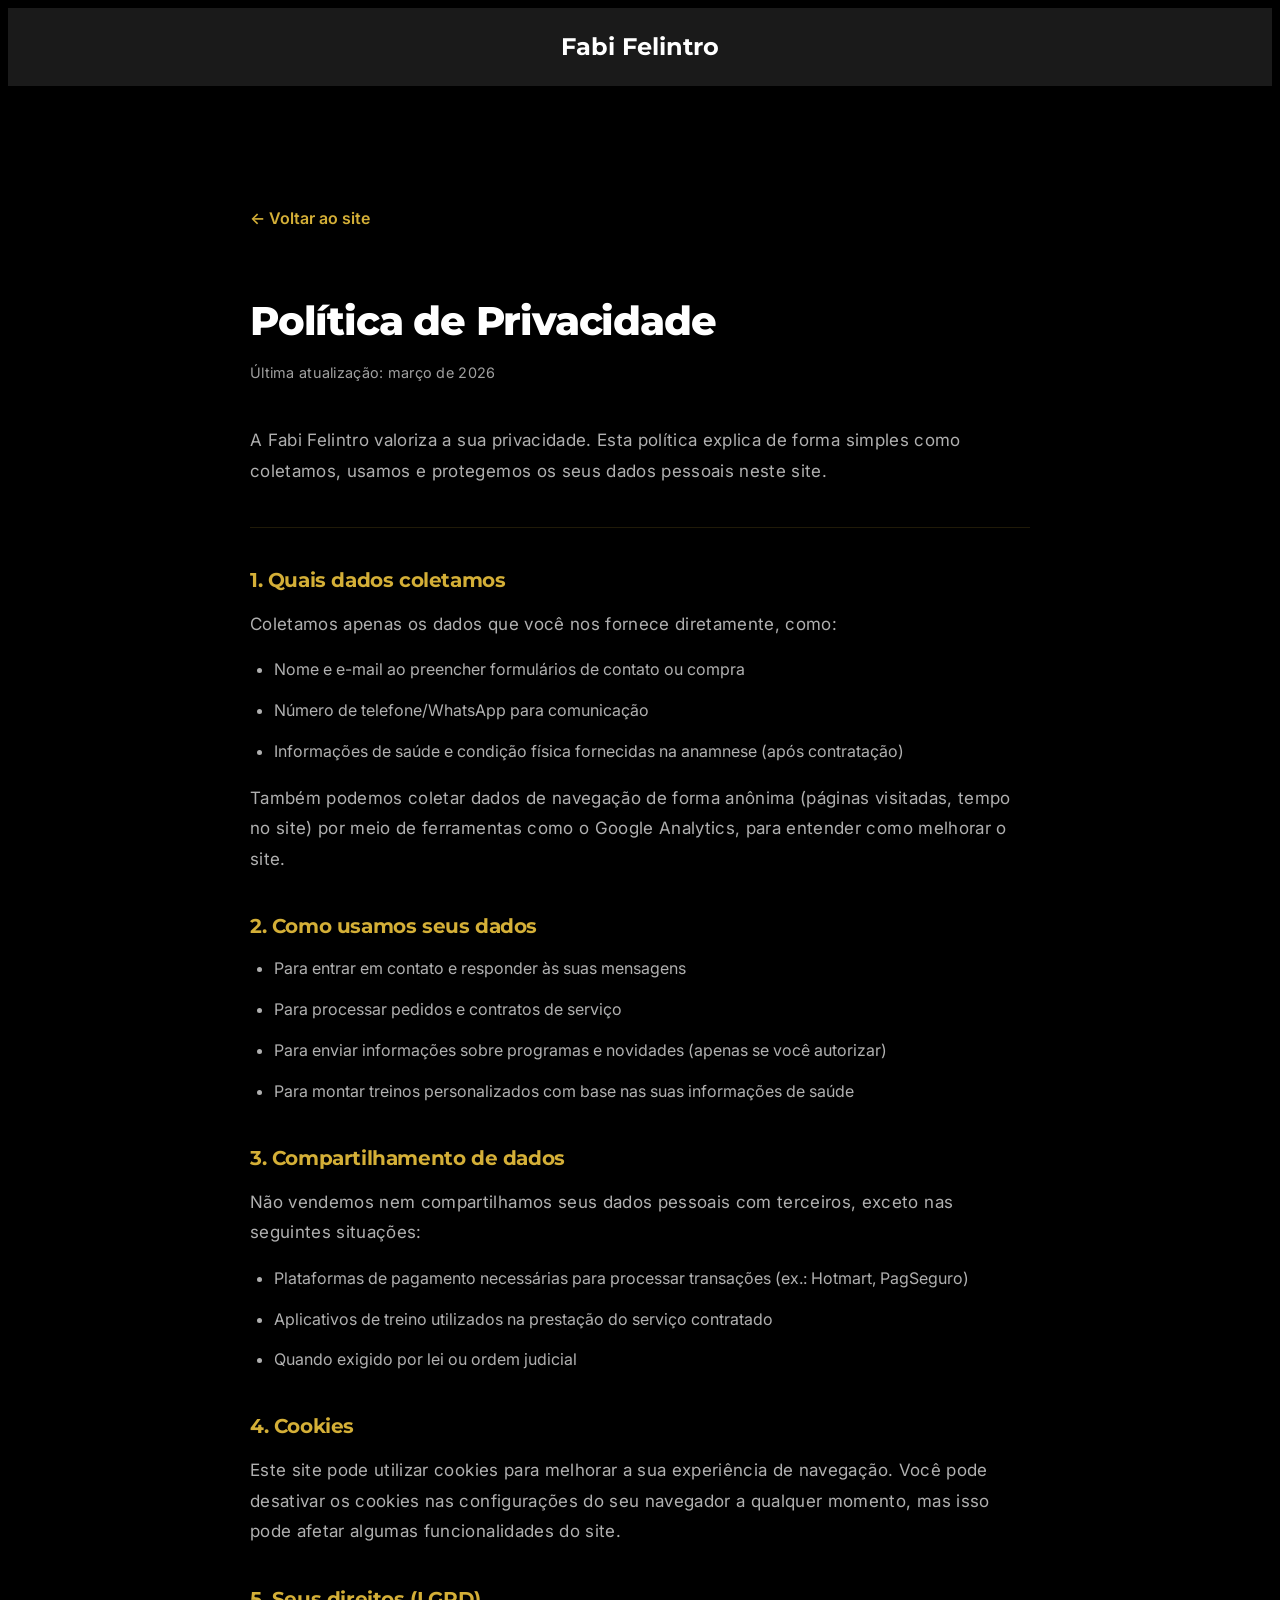
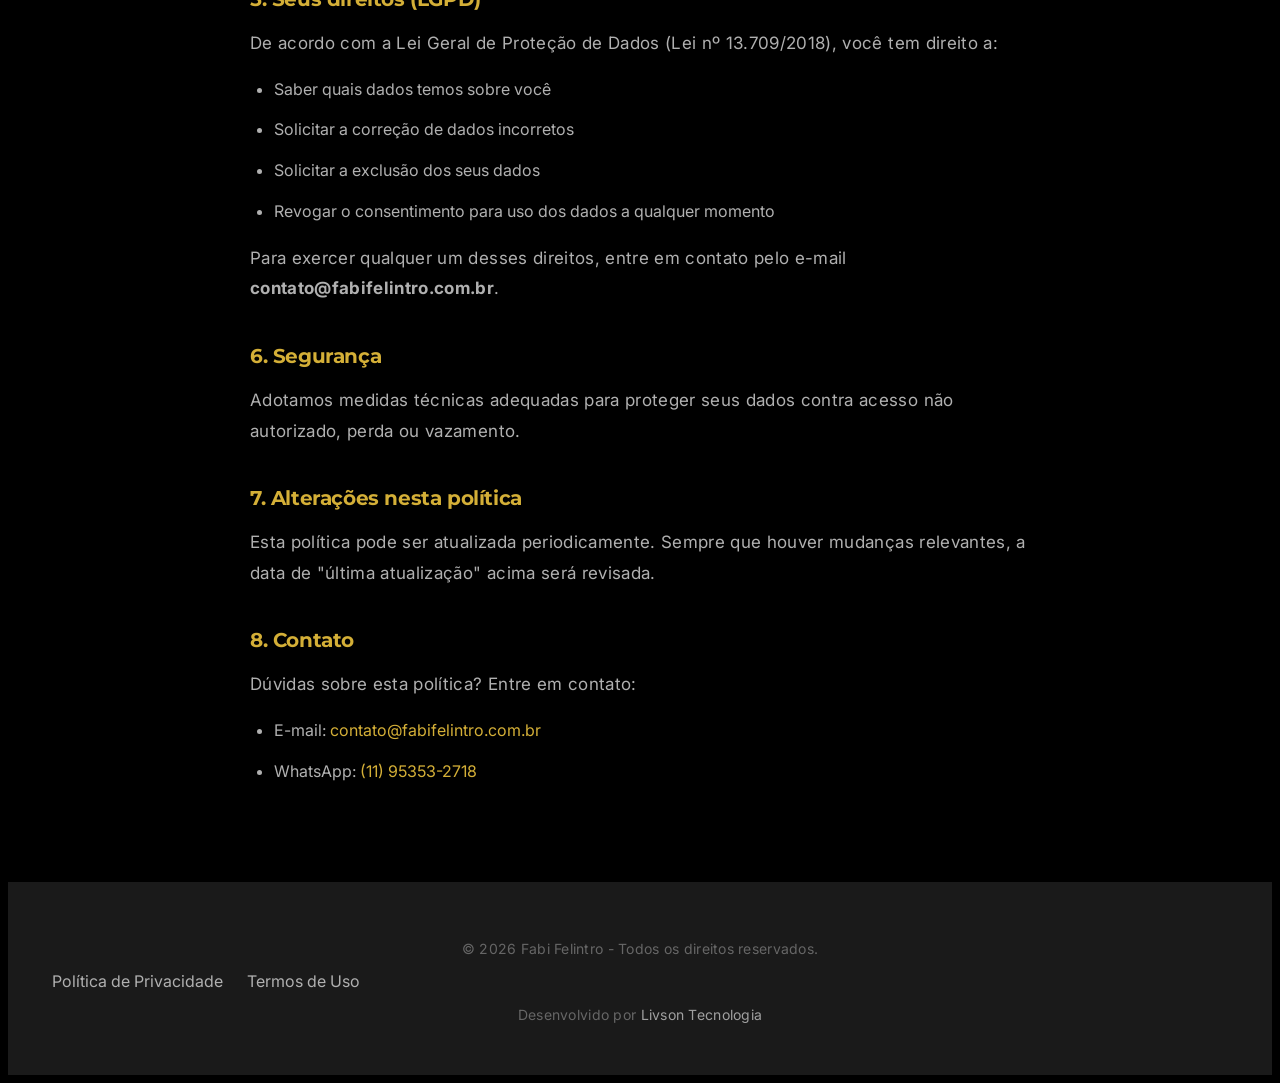
<file: politica-de-privacidade.html>
<!DOCTYPE html>
<html lang="pt-BR">
<head>
    <meta charset="UTF-8">
    <meta name="viewport" content="width=device-width, initial-scale=1.0">
    <meta name="description" content="Política de Privacidade de Fabi Felintro Personal Trainer.">
    <meta name="robots" content="noindex, nofollow">
    <title>Política de Privacidade - Fabi Felintro</title>

    <!-- Favicon -->
    <link rel="icon" type="image/png" href="img/favicon.png">

    <!-- Google Fonts -->
    <link rel="preconnect" href="https://fonts.googleapis.com">
    <link rel="preconnect" href="https://fonts.gstatic.com" crossorigin>
    <link href="https://fonts.googleapis.com/css2?family=Inter:wght@300;400;500;600;700&family=Montserrat:wght@400;500;600;700;800;900&family=Playfair+Display:ital,wght@0,400;0,700;1,400&display=swap" rel="stylesheet">

    <!-- CSS -->
    <link rel="stylesheet" href="css/style.css?v=20260922b">

    <style>
        .legal-page {
            padding: 120px 0 80px;
        }
        .legal-page h1 {
            font-size: clamp(1.8rem, 4vw, 2.5rem);
            margin-bottom: 0.5rem;
        }
        .legal-page .updated {
            color: var(--text-gray);
            font-size: 0.9rem;
            margin-bottom: 2.5rem;
        }
        .legal-page h2 {
            font-size: 1.25rem;
            color: var(--accent-gold);
            margin-top: 2.5rem;
            margin-bottom: 0.75rem;
        }
        .legal-page p,
        .legal-page li {
            color: var(--text-gray-light);
            line-height: 1.8;
            margin-bottom: 0.75rem;
        }
        .legal-page ul {
            list-style: disc;
            padding-left: 1.5rem;
            margin-bottom: 1rem;
        }
        .legal-divider {
            border: none;
            border-top: 1px solid rgba(212, 175, 55, 0.15);
            margin: 2.5rem 0;
        }
        .back-link {
            display: inline-flex;
            align-items: center;
            gap: 8px;
            color: var(--accent-gold);
            font-weight: 600;
            margin-bottom: 2rem;
            transition: var(--transition-fast);
        }
        .back-link:hover {
            opacity: 0.8;
        }
    </style>
</head>
<body>

    <!-- Header Simples -->
    <header class="header-simple">
        <div class="container">
            <a href="/" class="logo">Fabi Felintro</a>
        </div>
    </header>

    <!-- Conteúdo -->
    <section class="legal-page">
        <div class="container" style="max-width: 780px;">

            <a href="/" class="back-link">← Voltar ao site</a>

            <h1>Política de Privacidade</h1>
            <p class="updated">Última atualização: março de 2026</p>

            <p>A Fabi Felintro valoriza a sua privacidade. Esta política explica de forma simples como coletamos, usamos e protegemos os seus dados pessoais neste site.</p>

            <hr class="legal-divider">

            <h2>1. Quais dados coletamos</h2>
            <p>Coletamos apenas os dados que você nos fornece diretamente, como:</p>
            <ul>
                <li>Nome e e-mail ao preencher formulários de contato ou compra</li>
                <li>Número de telefone/WhatsApp para comunicação</li>
                <li>Informações de saúde e condição física fornecidas na anamnese (após contratação)</li>
            </ul>
            <p>Também podemos coletar dados de navegação de forma anônima (páginas visitadas, tempo no site) por meio de ferramentas como o Google Analytics, para entender como melhorar o site.</p>

            <h2>2. Como usamos seus dados</h2>
            <ul>
                <li>Para entrar em contato e responder às suas mensagens</li>
                <li>Para processar pedidos e contratos de serviço</li>
                <li>Para enviar informações sobre programas e novidades (apenas se você autorizar)</li>
                <li>Para montar treinos personalizados com base nas suas informações de saúde</li>
            </ul>

            <h2>3. Compartilhamento de dados</h2>
            <p>Não vendemos nem compartilhamos seus dados pessoais com terceiros, exceto nas seguintes situações:</p>
            <ul>
                <li>Plataformas de pagamento necessárias para processar transações (ex.: Hotmart, PagSeguro)</li>
                <li>Aplicativos de treino utilizados na prestação do serviço contratado</li>
                <li>Quando exigido por lei ou ordem judicial</li>
            </ul>

            <h2>4. Cookies</h2>
            <p>Este site pode utilizar cookies para melhorar a sua experiência de navegação. Você pode desativar os cookies nas configurações do seu navegador a qualquer momento, mas isso pode afetar algumas funcionalidades do site.</p>

            <h2>5. Seus direitos (LGPD)</h2>
            <p>De acordo com a Lei Geral de Proteção de Dados (Lei nº 13.709/2018), você tem direito a:</p>
            <ul>
                <li>Saber quais dados temos sobre você</li>
                <li>Solicitar a correção de dados incorretos</li>
                <li>Solicitar a exclusão dos seus dados</li>
                <li>Revogar o consentimento para uso dos dados a qualquer momento</li>
            </ul>
            <p>Para exercer qualquer um desses direitos, entre em contato pelo e-mail <strong>contato@fabifelintro.com.br</strong>.</p>

            <h2>6. Segurança</h2>
            <p>Adotamos medidas técnicas adequadas para proteger seus dados contra acesso não autorizado, perda ou vazamento.</p>

            <h2>7. Alterações nesta política</h2>
            <p>Esta política pode ser atualizada periodicamente. Sempre que houver mudanças relevantes, a data de "última atualização" acima será revisada.</p>

            <h2>8. Contato</h2>
            <p>Dúvidas sobre esta política? Entre em contato:</p>
            <ul>
                <li>E-mail: <a href="mailto:contato@fabifelintro.com.br" style="color: var(--accent-gold);">contato@fabifelintro.com.br</a></li>
                <li>WhatsApp: <a href="https://wa.me/5511953532718" target="_blank" rel="noopener" style="color: var(--accent-gold);">(11) 95353-2718</a></li>
            </ul>

        </div>
    </section>

    <!-- Footer -->
    <footer class="footer footer-simple">
        <div class="container text-center">
            <p>&copy; 2026 Fabi Felintro - Todos os direitos reservados.</p>
            <div class="footer-links" style="margin-top: 8px;">
                <a href="/politica-de-privacidade">Política de Privacidade</a>
                <a href="/termos-de-uso">Termos de Uso</a>
            </div>
            <p class="dev" style="margin-top: 8px;">Desenvolvido por <a href="https://livsontecnologia.com.br" target="_blank" rel="noopener">Livson Tecnologia</a></p>
        </div>
    </footer>

</body>
</html>
</file>
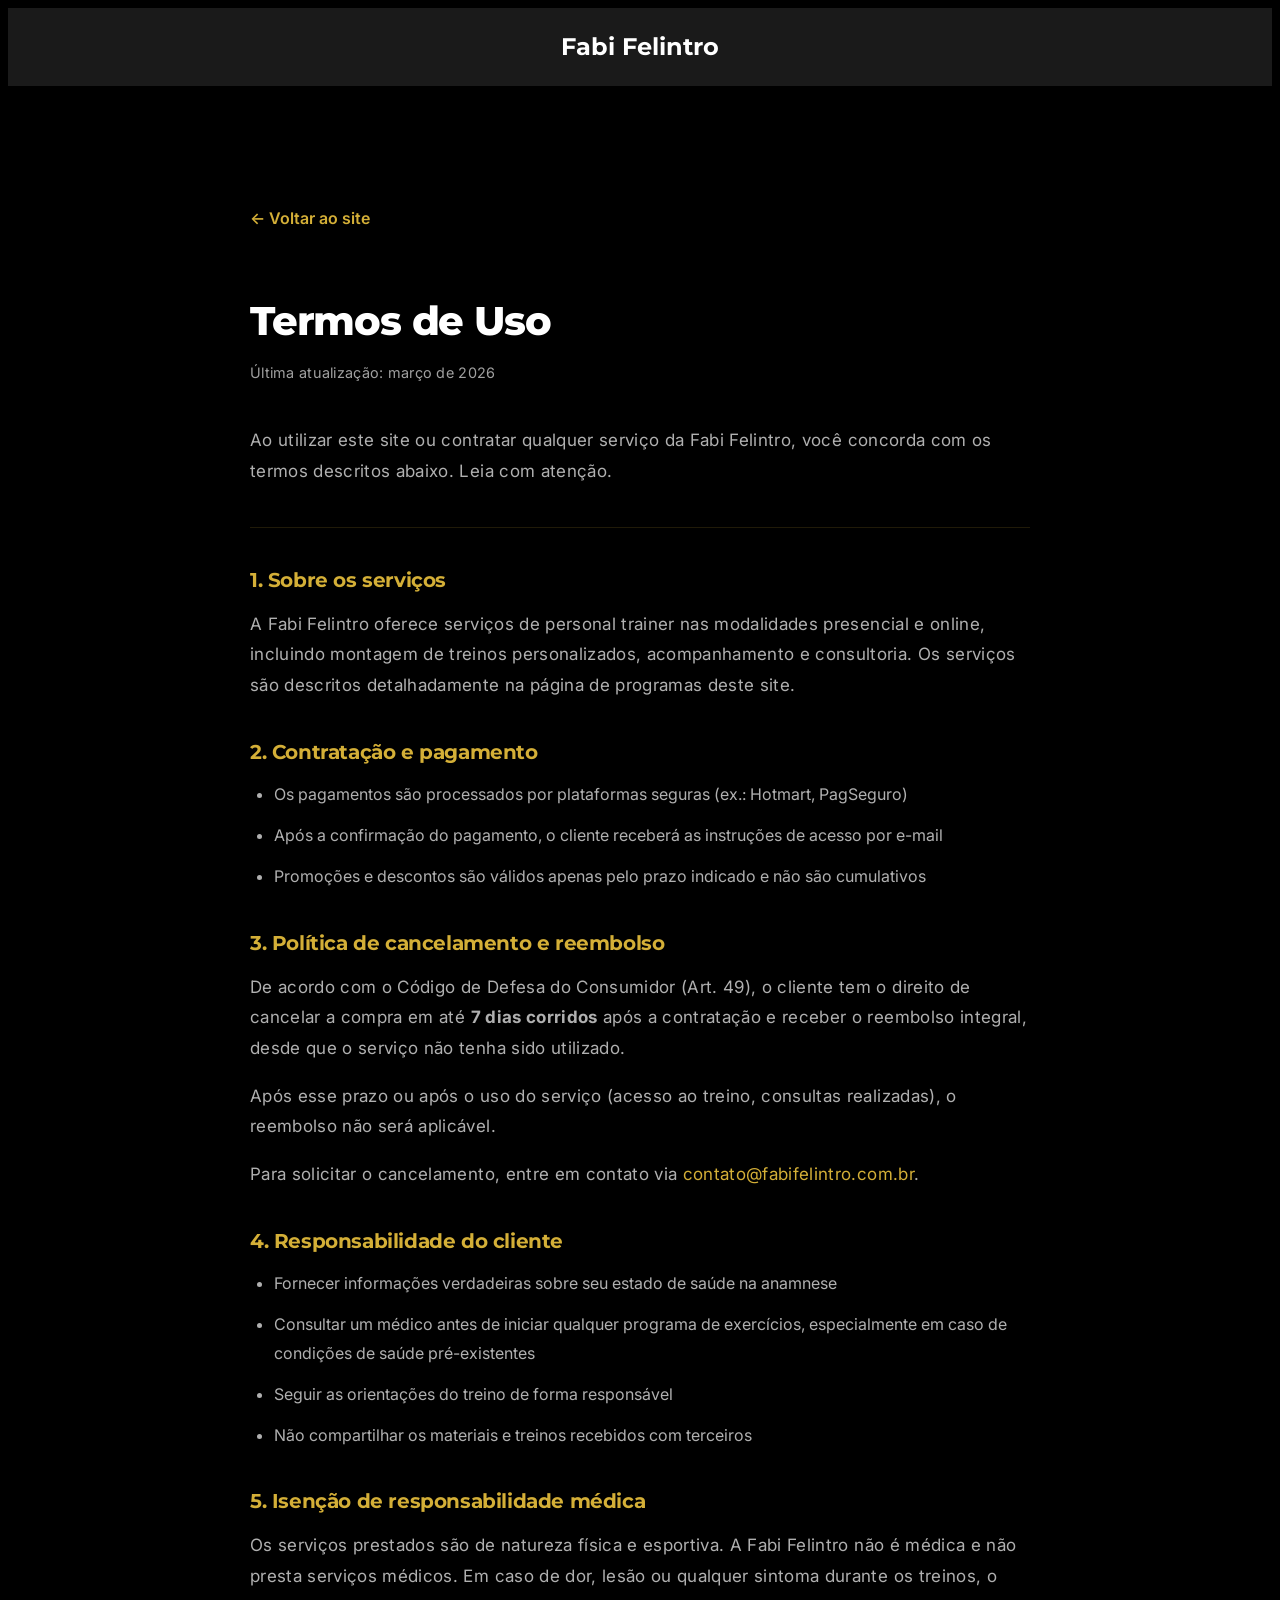
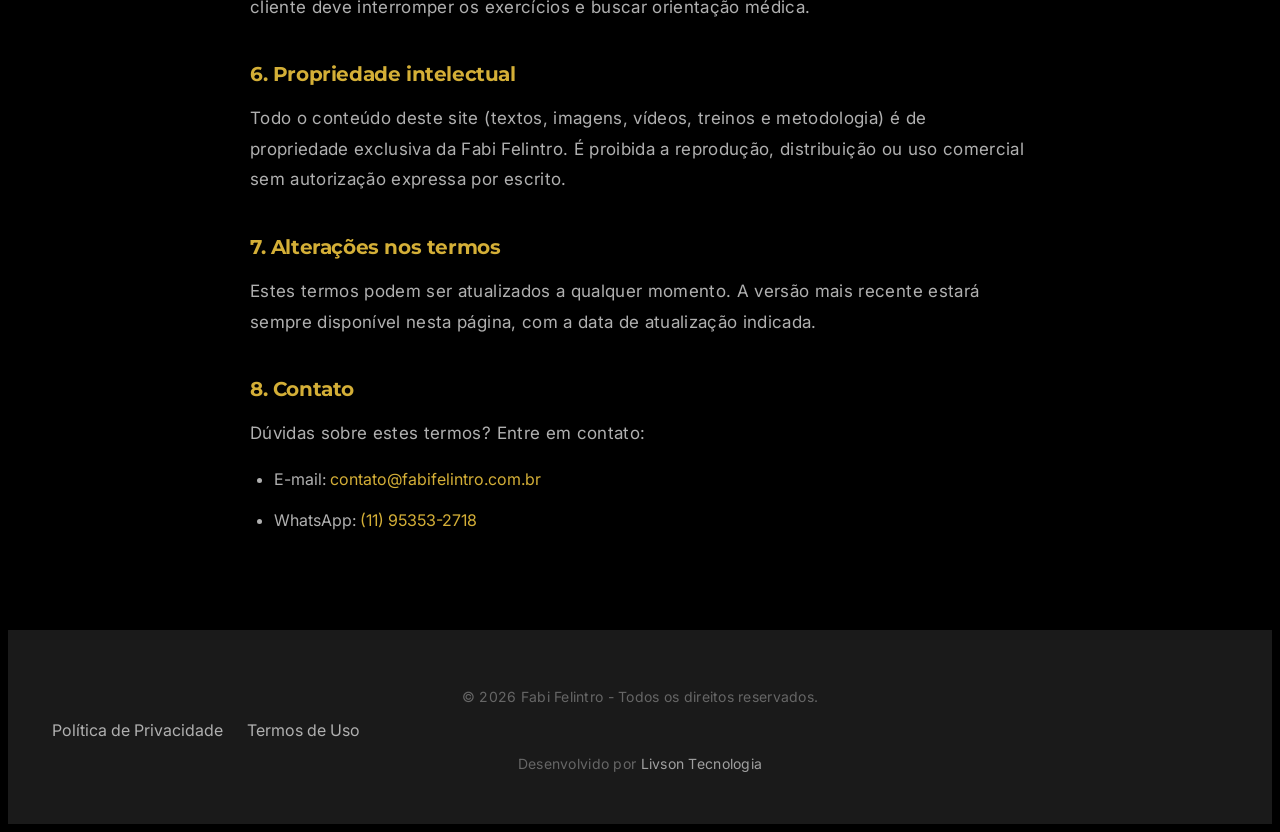
<file: termos-de-uso.html>
<!DOCTYPE html>
<html lang="pt-BR">
<head>
    <meta charset="UTF-8">
    <meta name="viewport" content="width=device-width, initial-scale=1.0">
    <meta name="description" content="Termos de Uso dos serviços de Fabi Felintro Personal Trainer.">
    <meta name="robots" content="noindex, nofollow">
    <title>Termos de Uso - Fabi Felintro</title>

    <!-- Favicon -->
    <link rel="icon" type="image/png" href="img/favicon.png">

    <!-- Google Fonts -->
    <link rel="preconnect" href="https://fonts.googleapis.com">
    <link rel="preconnect" href="https://fonts.gstatic.com" crossorigin>
    <link href="https://fonts.googleapis.com/css2?family=Inter:wght@300;400;500;600;700&family=Montserrat:wght@400;500;600;700;800;900&family=Playfair+Display:ital,wght@0,400;0,700;1,400&display=swap" rel="stylesheet">

    <!-- CSS -->
    <link rel="stylesheet" href="css/style.css?v=20260922b">

    <style>
        .legal-page {
            padding: 120px 0 80px;
        }
        .legal-page h1 {
            font-size: clamp(1.8rem, 4vw, 2.5rem);
            margin-bottom: 0.5rem;
        }
        .legal-page .updated {
            color: var(--text-gray);
            font-size: 0.9rem;
            margin-bottom: 2.5rem;
        }
        .legal-page h2 {
            font-size: 1.25rem;
            color: var(--accent-gold);
            margin-top: 2.5rem;
            margin-bottom: 0.75rem;
        }
        .legal-page p,
        .legal-page li {
            color: var(--text-gray-light);
            line-height: 1.8;
            margin-bottom: 0.75rem;
        }
        .legal-page ul {
            list-style: disc;
            padding-left: 1.5rem;
            margin-bottom: 1rem;
        }
        .legal-divider {
            border: none;
            border-top: 1px solid rgba(212, 175, 55, 0.15);
            margin: 2.5rem 0;
        }
        .back-link {
            display: inline-flex;
            align-items: center;
            gap: 8px;
            color: var(--accent-gold);
            font-weight: 600;
            margin-bottom: 2rem;
            transition: var(--transition-fast);
        }
        .back-link:hover {
            opacity: 0.8;
        }
    </style>
</head>
<body>

    <!-- Header Simples -->
    <header class="header-simple">
        <div class="container">
            <a href="/" class="logo">Fabi Felintro</a>
        </div>
    </header>

    <!-- Conteúdo -->
    <section class="legal-page">
        <div class="container" style="max-width: 780px;">

            <a href="/" class="back-link">← Voltar ao site</a>

            <h1>Termos de Uso</h1>
            <p class="updated">Última atualização: março de 2026</p>

            <p>Ao utilizar este site ou contratar qualquer serviço da Fabi Felintro, você concorda com os termos descritos abaixo. Leia com atenção.</p>

            <hr class="legal-divider">

            <h2>1. Sobre os serviços</h2>
            <p>A Fabi Felintro oferece serviços de personal trainer nas modalidades presencial e online, incluindo montagem de treinos personalizados, acompanhamento e consultoria. Os serviços são descritos detalhadamente na página de programas deste site.</p>

            <h2>2. Contratação e pagamento</h2>
            <ul>
                <li>Os pagamentos são processados por plataformas seguras (ex.: Hotmart, PagSeguro)</li>
                <li>Após a confirmação do pagamento, o cliente receberá as instruções de acesso por e-mail</li>
                <li>Promoções e descontos são válidos apenas pelo prazo indicado e não são cumulativos</li>
            </ul>

            <h2>3. Política de cancelamento e reembolso</h2>
            <p>De acordo com o Código de Defesa do Consumidor (Art. 49), o cliente tem o direito de cancelar a compra em até <strong>7 dias corridos</strong> após a contratação e receber o reembolso integral, desde que o serviço não tenha sido utilizado.</p>
            <p>Após esse prazo ou após o uso do serviço (acesso ao treino, consultas realizadas), o reembolso não será aplicável.</p>
            <p>Para solicitar o cancelamento, entre em contato via <a href="mailto:contato@fabifelintro.com.br" style="color: var(--accent-gold);">contato@fabifelintro.com.br</a>.</p>

            <h2>4. Responsabilidade do cliente</h2>
            <ul>
                <li>Fornecer informações verdadeiras sobre seu estado de saúde na anamnese</li>
                <li>Consultar um médico antes de iniciar qualquer programa de exercícios, especialmente em caso de condições de saúde pré-existentes</li>
                <li>Seguir as orientações do treino de forma responsável</li>
                <li>Não compartilhar os materiais e treinos recebidos com terceiros</li>
            </ul>

            <h2>5. Isenção de responsabilidade médica</h2>
            <p>Os serviços prestados são de natureza física e esportiva. A Fabi Felintro não é médica e não presta serviços médicos. Em caso de dor, lesão ou qualquer sintoma durante os treinos, o cliente deve interromper os exercícios e buscar orientação médica.</p>

            <h2>6. Propriedade intelectual</h2>
            <p>Todo o conteúdo deste site (textos, imagens, vídeos, treinos e metodologia) é de propriedade exclusiva da Fabi Felintro. É proibida a reprodução, distribuição ou uso comercial sem autorização expressa por escrito.</p>

            <h2>7. Alterações nos termos</h2>
            <p>Estes termos podem ser atualizados a qualquer momento. A versão mais recente estará sempre disponível nesta página, com a data de atualização indicada.</p>

            <h2>8. Contato</h2>
            <p>Dúvidas sobre estes termos? Entre em contato:</p>
            <ul>
                <li>E-mail: <a href="mailto:contato@fabifelintro.com.br" style="color: var(--accent-gold);">contato@fabifelintro.com.br</a></li>
                <li>WhatsApp: <a href="https://wa.me/5511953532718" target="_blank" rel="noopener" style="color: var(--accent-gold);">(11) 95353-2718</a></li>
            </ul>

        </div>
    </section>

    <!-- Footer -->
    <footer class="footer footer-simple">
        <div class="container text-center">
            <p>&copy; 2026 Fabi Felintro - Todos os direitos reservados.</p>
            <div class="footer-links" style="margin-top: 8px;">
                <a href="/politica-de-privacidade">Política de Privacidade</a>
                <a href="/termos-de-uso">Termos de Uso</a>
            </div>
            <p class="dev" style="margin-top: 8px;">Desenvolvido por <a href="https://livsontecnologia.com.br" target="_blank" rel="noopener">Livson Tecnologia</a></p>
        </div>
    </footer>

</body>
</html>
</file>
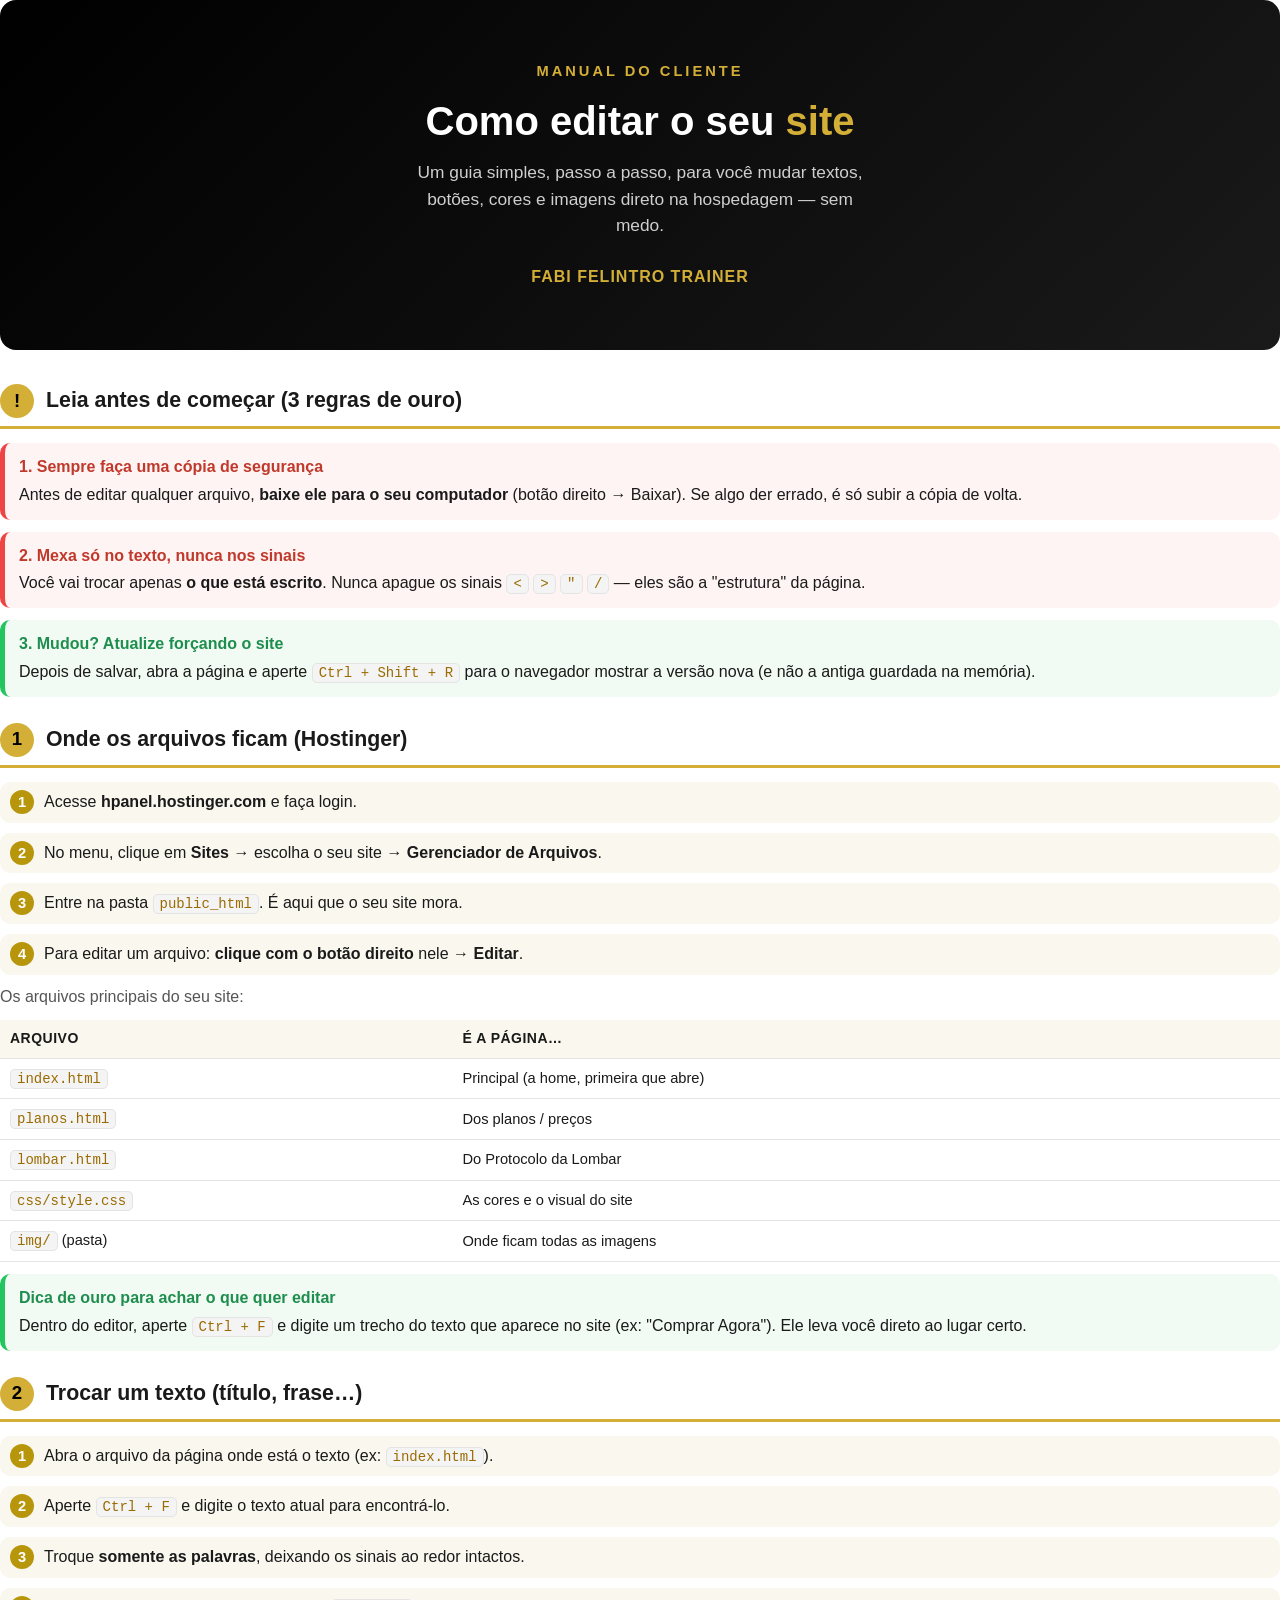
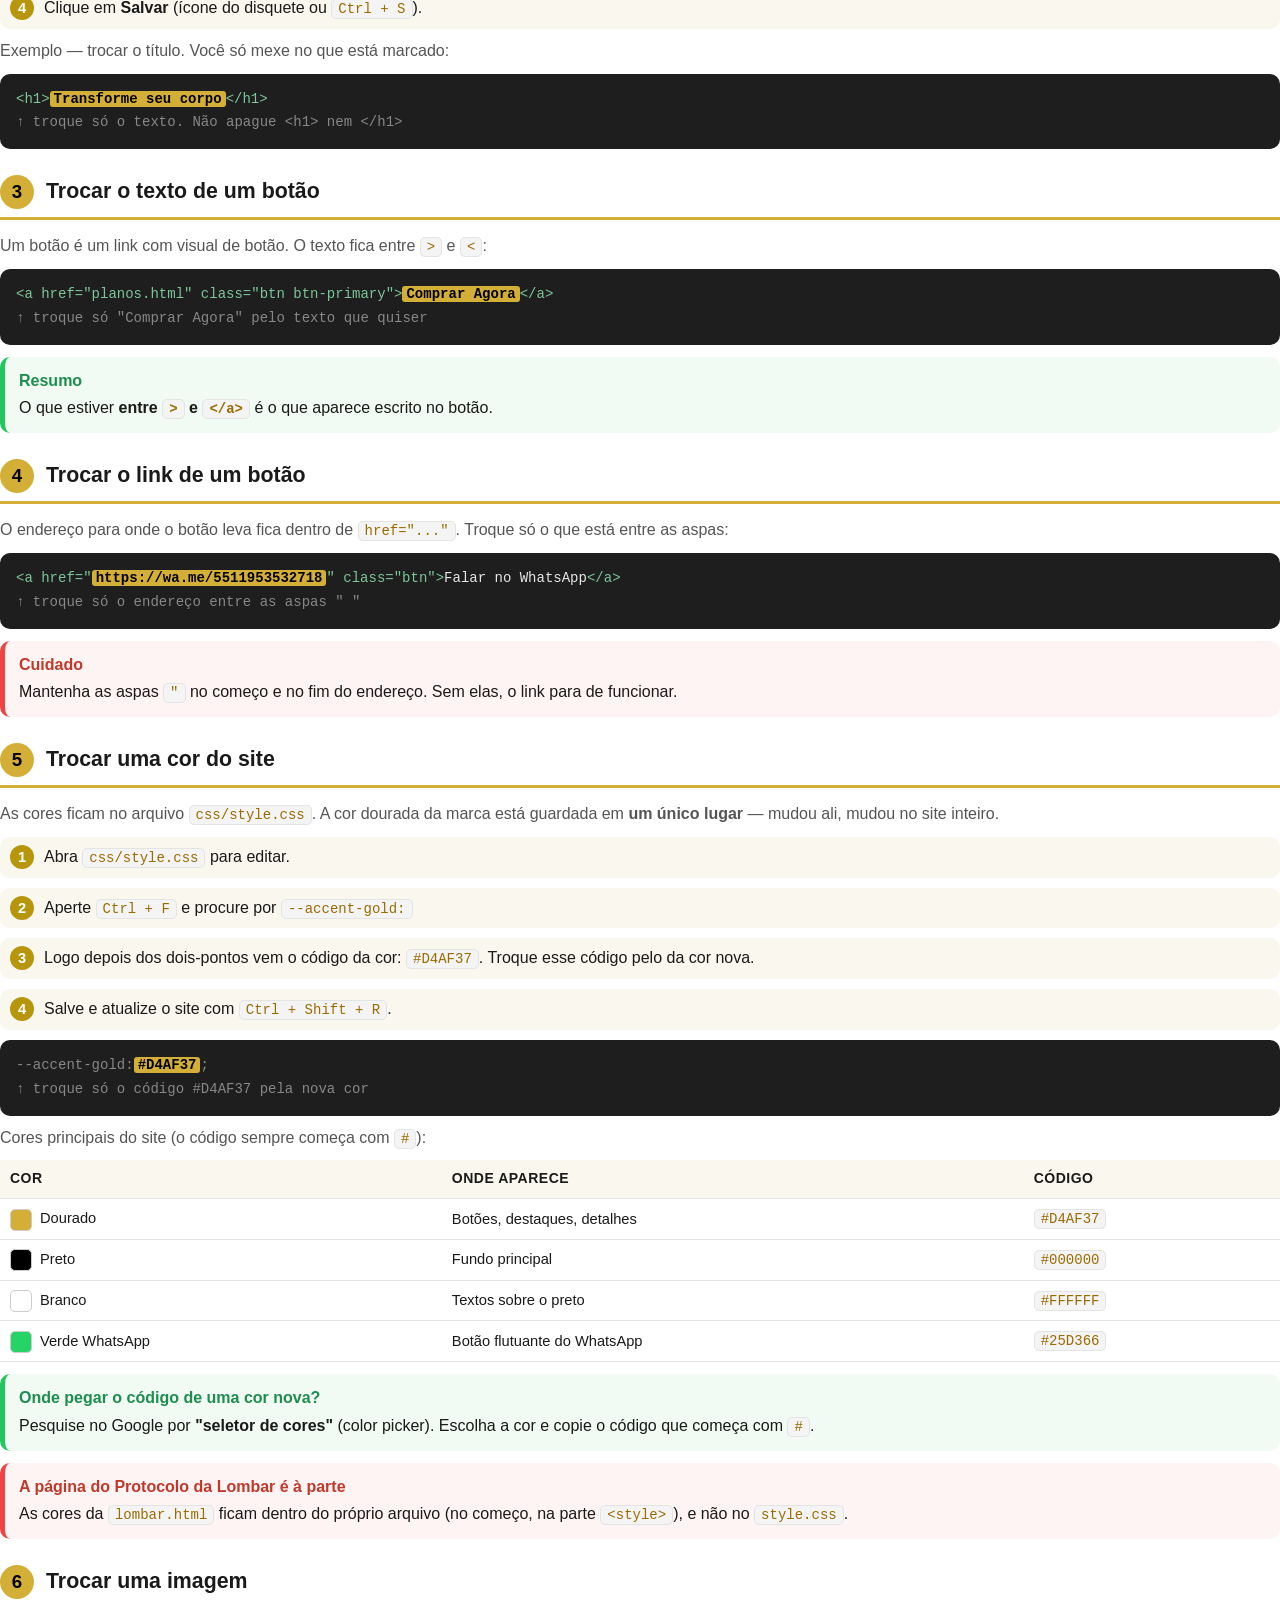
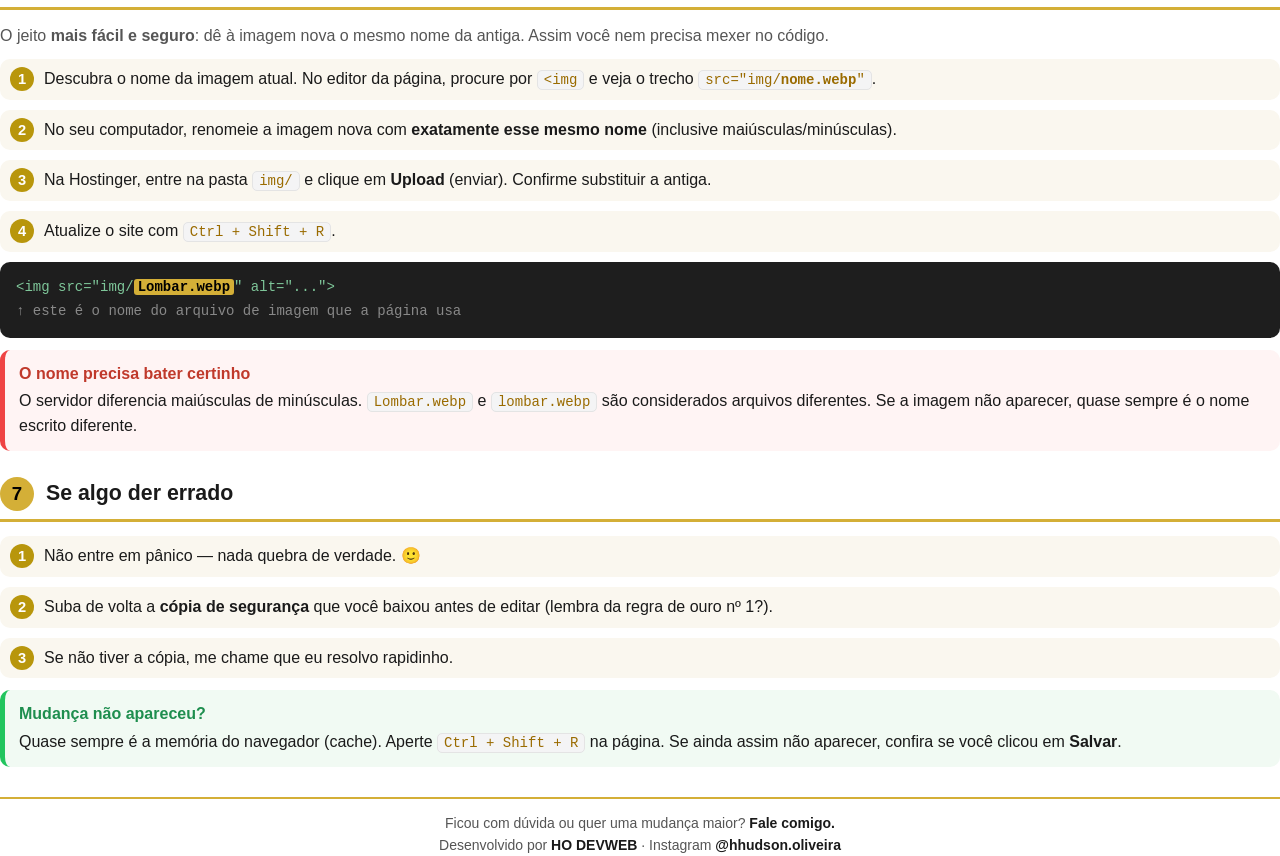
<file: docs/guia-editar-site.html>
<!DOCTYPE html>
<html lang="pt-BR">
<head>
<meta charset="UTF-8">
<title>Guia Rápido — Como Editar Seu Site</title>
<style>
  :root{
    --gold:#D4AF37;
    --gold-dark:#B8960C;
    --ink:#1a1a1a;
    --gray:#555;
    --line:#e4e4e4;
    --bg-soft:#faf7ef;
    --code-bg:#f4f4f5;
    --warn-bg:#fff4f4;
    --warn-bd:#ef4444;
    --tip-bg:#f1faf3;
    --tip-bd:#22C55E;
  }

  @page{ size:A4; margin:18mm 16mm; }

  *{ box-sizing:border-box; }
  body{
    font-family:"Segoe UI", Arial, sans-serif;
    color:var(--ink);
    line-height:1.55;
    font-size:12pt;
    margin:0;
  }

  h1,h2,h3{ line-height:1.2; }

  /* ---------- CAPA ---------- */
  .cover{
    text-align:center;
    padding:60px 30px;
    background:linear-gradient(135deg,#000 0%,#1a1a1a 100%);
    color:#fff;
    border-radius:16px;
    margin-bottom:34px;
  }
  .cover .kicker{
    letter-spacing:3px;
    font-size:11pt;
    color:var(--gold);
    text-transform:uppercase;
    margin-bottom:14px;
    font-weight:700;
  }
  .cover h1{
    font-size:30pt;
    margin:0 0 10px;
    color:#fff;
  }
  .cover h1 span{ color:var(--gold); }
  .cover p{
    color:#cfcfcf;
    font-size:13pt;
    max-width:460px;
    margin:14px auto 0;
  }
  .cover .brand{
    margin-top:26px;
    font-size:12pt;
    color:var(--gold);
    font-weight:700;
    letter-spacing:1px;
  }

  /* ---------- SECOES ---------- */
  section{ margin-bottom:26px; }
  .sec-title{
    display:flex;
    align-items:center;
    gap:12px;
    border-bottom:3px solid var(--gold);
    padding-bottom:8px;
    margin:0 0 14px;
    page-break-after:avoid;
  }
  .sec-num{
    flex:0 0 auto;
    width:34px; height:34px;
    background:var(--gold);
    color:#000;
    border-radius:50%;
    display:flex; align-items:center; justify-content:center;
    font-weight:800;
    font-size:14pt;
  }
  .sec-title h2{
    font-size:16pt;
    margin:0;
    color:var(--ink);
  }

  p{ margin:8px 0; }
  .lead{ color:var(--gray); }

  ol.steps{ margin:10px 0; padding-left:0; counter-reset:step; list-style:none; }
  ol.steps > li{
    position:relative;
    margin:0 0 10px;
    padding:8px 12px 8px 44px;
    background:var(--bg-soft);
    border-radius:10px;
    page-break-inside:avoid;
  }
  ol.steps > li::before{
    counter-increment:step;
    content:counter(step);
    position:absolute;
    left:10px; top:8px;
    width:24px; height:24px;
    background:var(--gold-dark);
    color:#fff;
    border-radius:50%;
    text-align:center;
    line-height:24px;
    font-weight:700;
    font-size:11pt;
  }

  code, .file{
    font-family:"Consolas","Courier New",monospace;
    background:var(--code-bg);
    border:1px solid var(--line);
    border-radius:5px;
    padding:1px 6px;
    font-size:10.5pt;
    color:#9a6b00;
  }

  .codebox{
    font-family:"Consolas","Courier New",monospace;
    background:#1e1e1e;
    color:#e6e6e6;
    border-radius:10px;
    padding:14px 16px;
    font-size:10.5pt;
    line-height:1.7;
    margin:10px 0;
    white-space:pre-wrap;
    word-break:break-word;
    page-break-inside:avoid;
  }
  .codebox .tag{ color:#7ec699; }
  .codebox .edit{ background:var(--gold); color:#000; padding:0 4px; border-radius:3px; font-weight:700; }
  .codebox .muted{ color:#888; }

  .callout{
    border-radius:10px;
    padding:12px 14px 12px 14px;
    margin:12px 0;
    page-break-inside:avoid;
  }
  .callout .ct{ font-weight:700; display:block; margin-bottom:3px; }
  .warn{ background:var(--warn-bg); border-left:5px solid var(--warn-bd); }
  .warn .ct{ color:#c0392b; }
  .tip{ background:var(--tip-bg); border-left:5px solid var(--tip-bd); }
  .tip .ct{ color:#1e8e4e; }

  /* tabela de arquivos / cores */
  table{ width:100%; border-collapse:collapse; margin:10px 0; font-size:11pt; page-break-inside:avoid; }
  th,td{ text-align:left; padding:8px 10px; border-bottom:1px solid var(--line); vertical-align:middle; }
  th{ background:var(--bg-soft); color:var(--ink); font-size:10.5pt; text-transform:uppercase; letter-spacing:.5px; }
  .swatch{ display:inline-block; width:22px; height:22px; border-radius:5px; border:1px solid #ccc; vertical-align:middle; margin-right:8px; }

  .page-break{ page-break-before:always; }

  footer{
    margin-top:30px;
    border-top:2px solid var(--gold);
    padding-top:14px;
    color:var(--gray);
    font-size:10.5pt;
    text-align:center;
  }
  footer strong{ color:var(--ink); }
</style>
</head>
<body>

  <div class="cover">
    <div class="kicker">Manual do Cliente</div>
    <h1>Como editar o seu <span>site</span></h1>
    <p>Um guia simples, passo a passo, para você mudar textos, botões, cores e imagens direto na hospedagem — sem medo.</p>
    <div class="brand">FABI FELINTRO TRAINER</div>
  </div>

  <!-- REGRAS DE OURO -->
  <section>
    <div class="sec-title">
      <span class="sec-num">!</span>
      <h2>Leia antes de começar (3 regras de ouro)</h2>
    </div>
    <div class="callout warn">
      <span class="ct">1. Sempre faça uma cópia de segurança</span>
      Antes de editar qualquer arquivo, <strong>baixe ele para o seu computador</strong> (botão direito → Baixar). Se algo der errado, é só subir a cópia de volta.
    </div>
    <div class="callout warn">
      <span class="ct">2. Mexa só no texto, nunca nos sinais</span>
      Você vai trocar apenas <strong>o que está escrito</strong>. Nunca apague os sinais <code>&lt;</code> <code>&gt;</code> <code>"</code> <code>/</code> — eles são a "estrutura" da página.
    </div>
    <div class="callout tip">
      <span class="ct">3. Mudou? Atualize forçando o site</span>
      Depois de salvar, abra a página e aperte <code>Ctrl + Shift + R</code> para o navegador mostrar a versão nova (e não a antiga guardada na memória).
    </div>
  </section>

  <!-- 1. ENTRAR -->
  <section>
    <div class="sec-title">
      <span class="sec-num">1</span>
      <h2>Onde os arquivos ficam (Hostinger)</h2>
    </div>
    <ol class="steps">
      <li>Acesse <strong>hpanel.hostinger.com</strong> e faça login.</li>
      <li>No menu, clique em <strong>Sites</strong> → escolha o seu site → <strong>Gerenciador de Arquivos</strong>.</li>
      <li>Entre na pasta <span class="file">public_html</span>. É aqui que o seu site mora.</li>
      <li>Para editar um arquivo: <strong>clique com o botão direito</strong> nele → <strong>Editar</strong>.</li>
    </ol>
    <p class="lead">Os arquivos principais do seu site:</p>
    <table>
      <tr><th>Arquivo</th><th>É a página…</th></tr>
      <tr><td><span class="file">index.html</span></td><td>Principal (a home, primeira que abre)</td></tr>
      <tr><td><span class="file">planos.html</span></td><td>Dos planos / preços</td></tr>
      <tr><td><span class="file">lombar.html</span></td><td>Do Protocolo da Lombar</td></tr>
      <tr><td><span class="file">css/style.css</span></td><td>As cores e o visual do site</td></tr>
      <tr><td><span class="file">img/</span> (pasta)</td><td>Onde ficam todas as imagens</td></tr>
    </table>
    <div class="callout tip">
      <span class="ct">Dica de ouro para achar o que quer editar</span>
      Dentro do editor, aperte <code>Ctrl + F</code> e digite um trecho do texto que aparece no site (ex: "Comprar Agora"). Ele leva você direto ao lugar certo.
    </div>
  </section>

  <div class="page-break"></div>

  <!-- 2. TROCAR TEXTO -->
  <section>
    <div class="sec-title">
      <span class="sec-num">2</span>
      <h2>Trocar um texto (título, frase…)</h2>
    </div>
    <ol class="steps">
      <li>Abra o arquivo da página onde está o texto (ex: <span class="file">index.html</span>).</li>
      <li>Aperte <code>Ctrl + F</code> e digite o texto atual para encontrá-lo.</li>
      <li>Troque <strong>somente as palavras</strong>, deixando os sinais ao redor intactos.</li>
      <li>Clique em <strong>Salvar</strong> (ícone do disquete ou <code>Ctrl + S</code>).</li>
    </ol>
    <p class="lead">Exemplo — trocar o título. Você só mexe no que está marcado:</p>
    <div class="codebox"><span class="tag">&lt;h1&gt;</span><span class="edit">Transforme seu corpo</span><span class="tag">&lt;/h1&gt;</span>
<span class="muted">↑ troque só o texto. Não apague &lt;h1&gt; nem &lt;/h1&gt;</span></div>
  </section>

  <!-- 3. BOTAO TEXTO -->
  <section>
    <div class="sec-title">
      <span class="sec-num">3</span>
      <h2>Trocar o texto de um botão</h2>
    </div>
    <p class="lead">Um botão é um link com visual de botão. O texto fica entre <code>&gt;</code> e <code>&lt;</code>:</p>
    <div class="codebox"><span class="tag">&lt;a href="planos.html" class="btn btn-primary"&gt;</span><span class="edit">Comprar Agora</span><span class="tag">&lt;/a&gt;</span>
<span class="muted">↑ troque só "Comprar Agora" pelo texto que quiser</span></div>
    <div class="callout tip">
      <span class="ct">Resumo</span>
      O que estiver <strong>entre <code>&gt;</code> e <code>&lt;/a&gt;</code></strong> é o que aparece escrito no botão.
    </div>
  </section>

  <!-- 4. BOTAO LINK -->
  <section>
    <div class="sec-title">
      <span class="sec-num">4</span>
      <h2>Trocar o link de um botão</h2>
    </div>
    <p class="lead">O endereço para onde o botão leva fica dentro de <code>href="..."</code>. Troque só o que está entre as aspas:</p>
    <div class="codebox"><span class="tag">&lt;a href="</span><span class="edit">https://wa.me/5511953532718</span><span class="tag">" class="btn"&gt;</span>Falar no WhatsApp<span class="tag">&lt;/a&gt;</span>
<span class="muted">↑ troque só o endereço entre as aspas " "</span></div>
    <div class="callout warn">
      <span class="ct">Cuidado</span>
      Mantenha as aspas <code>"</code> no começo e no fim do endereço. Sem elas, o link para de funcionar.
    </div>
  </section>

  <div class="page-break"></div>

  <!-- 5. CORES -->
  <section>
    <div class="sec-title">
      <span class="sec-num">5</span>
      <h2>Trocar uma cor do site</h2>
    </div>
    <p class="lead">As cores ficam no arquivo <span class="file">css/style.css</span>. A cor dourada da marca está guardada em <strong>um único lugar</strong> — mudou ali, mudou no site inteiro.</p>
    <ol class="steps">
      <li>Abra <span class="file">css/style.css</span> para editar.</li>
      <li>Aperte <code>Ctrl + F</code> e procure por <code>--accent-gold:</code></li>
      <li>Logo depois dos dois-pontos vem o código da cor: <code>#D4AF37</code>. Troque esse código pelo da cor nova.</li>
      <li>Salve e atualize o site com <code>Ctrl + Shift + R</code>.</li>
    </ol>
    <div class="codebox"><span class="muted">--accent-gold:</span><span class="edit">#D4AF37</span><span class="muted">;</span>
<span class="muted">↑ troque só o código #D4AF37 pela nova cor</span></div>
    <p class="lead">Cores principais do site (o código sempre começa com <code>#</code>):</p>
    <table>
      <tr><th>Cor</th><th>Onde aparece</th><th>Código</th></tr>
      <tr><td><span class="swatch" style="background:#D4AF37"></span>Dourado</td><td>Botões, destaques, detalhes</td><td><code>#D4AF37</code></td></tr>
      <tr><td><span class="swatch" style="background:#000000"></span>Preto</td><td>Fundo principal</td><td><code>#000000</code></td></tr>
      <tr><td><span class="swatch" style="background:#FFFFFF"></span>Branco</td><td>Textos sobre o preto</td><td><code>#FFFFFF</code></td></tr>
      <tr><td><span class="swatch" style="background:#25D366"></span>Verde WhatsApp</td><td>Botão flutuante do WhatsApp</td><td><code>#25D366</code></td></tr>
    </table>
    <div class="callout tip">
      <span class="ct">Onde pegar o código de uma cor nova?</span>
      Pesquise no Google por <strong>"seletor de cores"</strong> (color picker). Escolha a cor e copie o código que começa com <code>#</code>.
    </div>
    <div class="callout warn">
      <span class="ct">A página do Protocolo da Lombar é à parte</span>
      As cores da <span class="file">lombar.html</span> ficam dentro do próprio arquivo (no começo, na parte <code>&lt;style&gt;</code>), e não no <span class="file">style.css</span>.
    </div>
  </section>

  <div class="page-break"></div>

  <!-- 6. IMAGEM -->
  <section>
    <div class="sec-title">
      <span class="sec-num">6</span>
      <h2>Trocar uma imagem</h2>
    </div>
    <p class="lead">O jeito <strong>mais fácil e seguro</strong>: dê à imagem nova o mesmo nome da antiga. Assim você nem precisa mexer no código.</p>
    <ol class="steps">
      <li>Descubra o nome da imagem atual. No editor da página, procure por <code>&lt;img</code> e veja o trecho <code>src="img/<strong>nome.webp</strong>"</code>.</li>
      <li>No seu computador, renomeie a imagem nova com <strong>exatamente esse mesmo nome</strong> (inclusive maiúsculas/minúsculas).</li>
      <li>Na Hostinger, entre na pasta <span class="file">img/</span> e clique em <strong>Upload</strong> (enviar). Confirme substituir a antiga.</li>
      <li>Atualize o site com <code>Ctrl + Shift + R</code>.</li>
    </ol>
    <div class="codebox"><span class="tag">&lt;img src="img/</span><span class="edit">Lombar.webp</span><span class="tag">" alt="..."&gt;</span>
<span class="muted">↑ este é o nome do arquivo de imagem que a página usa</span></div>
    <div class="callout warn">
      <span class="ct">O nome precisa bater certinho</span>
      O servidor diferencia maiúsculas de minúsculas. <code>Lombar.webp</code> e <code>lombar.webp</code> são considerados arquivos diferentes. Se a imagem não aparecer, quase sempre é o nome escrito diferente.
    </div>
  </section>

  <!-- 7. SE QUEBRAR -->
  <section>
    <div class="sec-title">
      <span class="sec-num">7</span>
      <h2>Se algo der errado</h2>
    </div>
    <ol class="steps">
      <li>Não entre em pânico — nada quebra de verdade. 🙂</li>
      <li>Suba de volta a <strong>cópia de segurança</strong> que você baixou antes de editar (lembra da regra de ouro nº 1?).</li>
      <li>Se não tiver a cópia, me chame que eu resolvo rapidinho.</li>
    </ol>
    <div class="callout tip">
      <span class="ct">Mudança não apareceu?</span>
      Quase sempre é a memória do navegador (cache). Aperte <code>Ctrl + Shift + R</code> na página. Se ainda assim não aparecer, confira se você clicou em <strong>Salvar</strong>.
    </div>
  </section>

  <footer>
    Ficou com dúvida ou quer uma mudança maior? <strong>Fale comigo.</strong><br>
    Desenvolvido por <strong>HO DEVWEB</strong> · Instagram <strong>@hhudson.oliveira</strong>
  </footer>

</body>
</html>
</file>
<file: css/style.css>
:root{--primary-black:#000000;--secondary-dark:#1a1a1a;--tertiary-dark:#0f0f0f;--card-bg:#111111;--accent-gold:#D4AF37;--accent-gold-light:#F4E4C1;--accent-gold-dark:#B8960C;--gold-gradient:linear-gradient(135deg, #D4AF37 0%, #B8960C 100%);--gold-glow:rgba(212, 175, 55, 0.25);--text-white:#FFFFFF;--text-gray:#A0A0A0;--text-gray-light:#B0B0B0;--text-gray-dark:#666666;--success-green:#22C55E;--error-red:#EF4444;--whatsapp-green:#25D366;--font-heading:'Montserrat',sans-serif;--font-body:'Inter',sans-serif;--font-accent:'Playfair Display',serif;--section-padding:140px;--section-padding-mobile:90px;--container-max:1200px;--gap-lg:48px;--gap-md:24px;--gap-sm:16px;--border-radius:12px;--border-radius-lg:16px;--border-radius-full:50px;--shadow-gold:0 8px 24px rgba(212, 175, 55, 0.25);--shadow-gold-lg:0 16px 40px rgba(212, 175, 55, 0.35);--shadow-dark:0 20px 60px rgba(0, 0, 0, 0.5);--transition-fast:0.2s ease;--transition-normal:0.3s ease;--transition-smooth:0.4s cubic-bezier(0.16, 1, 0.3, 1)}to{width:120px}html{scroll-behavior:smooth}body{font-family:var(--font-body);color:var(--text-gray-light);line-height:1.6;background:var(--primary-black);overflow-x:hidden;-webkit-font-smoothing:antialiased;-moz-osx-font-smoothing:grayscale}img{max-width:100%;height:auto;display:block}a{text-decoration:none;color:inherit;transition:var(--transition-normal)}ul{list-style:none}h1,h2,h3,h4,h5{font-family:var(--font-heading);font-weight:700;line-height:1.2;color:var(--text-white);letter-spacing:-.02em}h1{font-size:clamp(2.5rem, 5vw, 4rem);font-weight:800;letter-spacing:-.03em}h2{font-size:clamp(2rem, 4vw, 3rem);margin-bottom:1.5rem}.section-header h2{background:linear-gradient(135deg,var(--text-white) 0,var(--accent-gold) 100%);-webkit-background-clip:text;-webkit-text-fill-color:transparent;background-clip:text}h3{font-size:clamp(1.25rem, 2vw, 1.5rem);font-weight:600}h4{font-size:1.125rem;font-weight:600}p{font-size:1.0625rem;line-height:1.8;letter-spacing:.02em}.highlight{background:var(--gold-gradient);-webkit-background-clip:text;-webkit-text-fill-color:transparent;background-clip:text}.text-gold{color:var(--accent-gold)}.text-accent{font-family:var(--font-accent);font-style:italic}.container{max-width:var(--container-max);margin:0 auto;padding:0 24px}.section{padding:var(--section-padding) 0}.section-header{text-align:center;margin-bottom:72px}.section-subtitle{color:var(--text-gray);font-size:1.125rem;margin-top:.5rem;letter-spacing:.03em}.section-intro{max-width:800px;margin:0 auto 60px;text-align:center;font-size:1.125rem;color:var(--text-gray-light)}.btn{display:inline-flex;align-items:center;justify-content:center;gap:8px;font-family:var(--font-body);font-weight:600;font-size:1rem;text-decoration:none;border:none;cursor:pointer;transition:var(--transition-smooth);position:relative;overflow:hidden}.btn-primary{padding:18px 40px;background:var(--gold-gradient);color:var(--primary-black);border-radius:var(--border-radius);box-shadow:var(--shadow-gold);letter-spacing:.02em}.btn-primary::before{content:'';position:absolute;top:0;left:-100%;width:100%;height:100%;background:linear-gradient(90deg,transparent,rgba(255,255,255,.3),transparent);transition:left .6s}.btn-primary:hover::before{left:100%}.btn-primary:hover{transform:translateY(-3px);box-shadow:var(--shadow-gold-lg)}.btn-primary:active{transform:translateY(-1px)}.btn-primary.large{padding:22px 56px;font-size:1.125rem;border-radius:var(--border-radius-lg)}.btn-secondary{padding:16px 36px;background:0 0;color:var(--text-white);border:2px solid var(--accent-gold);border-radius:var(--border-radius)}.btn-secondary:hover{background:var(--accent-gold);color:var(--primary-black);transform:translateY(-2px)}.btn-nav{padding:12px 28px;background:var(--gold-gradient);color:var(--primary-black)!important;font-weight:700;border-radius:8px;font-size:.9375rem}.btn-nav:hover{transform:translateY(-2px);box-shadow:var(--shadow-gold)}.navbar{position:fixed;top:0;left:0;width:100%;background:rgba(0,0,0,.9);backdrop-filter:blur(20px);-webkit-backdrop-filter:blur(20px);border-bottom:1px solid rgba(212,175,55,.1);z-index:1000;transition:var(--transition-normal)}.navbar.scrolled{background:rgba(0,0,0,.98);box-shadow:0 4px 30px rgba(0,0,0,.5);border-bottom-color:rgba(212,175,55,.2)}.navbar nav{display:flex;justify-content:space-between;align-items:center;padding:18px 0}.logo{font-family:var(--font-heading);font-size:1.5rem;font-weight:700;color:var(--text-white)}.logo:hover{color:var(--accent-gold)}.nav-menu{display:flex;gap:36px;align-items:center}.nav-menu a{color:var(--text-gray-light);font-weight:500;font-size:.9375rem;position:relative}.nav-menu a:not(.btn-nav)::after{content:'';position:absolute;bottom:-4px;left:0;width:0;height:2px;background:var(--accent-gold);transition:var(--transition-normal)}.nav-menu a:not(.btn-nav):hover{color:var(--text-white)}.nav-menu a:not(.btn-nav):hover::after{width:100%}.menu-toggle{display:none;flex-direction:column;gap:5px;background:0 0;border:none;cursor:pointer;padding:8px;z-index:1001}.menu-toggle span{width:24px;height:2px;background:var(--text-white);border-radius:2px;transition:var(--transition-normal)}.hero{min-height:100vh;display:flex;align-items:center;justify-content:flex-start;position:relative;background:url('../img/Foto de capa hero.webp') center 10%/cover no-repeat;background-attachment:scroll}.hero-overlay{position:absolute;top:0;left:0;width:100%;height:100%;background:linear-gradient(to bottom,rgba(0,0,0,.6) 0,rgba(0,0,0,.35) 50%,rgba(0,0,0,.7) 100%);z-index:1}.hero .hero-content{position:relative;z-index:2;text-align:left;max-width:600px;padding:80px 24px 40px 60px;margin:0}.hero h1 .highlight{display:inline}.hero .badge{display:inline-flex;align-items:center;gap:8px;padding:12px 24px;background:rgba(212,175,55,.1);backdrop-filter:blur(20px);border:1px solid rgba(212,175,55,.3);border-radius:var(--border-radius-full);color:var(--accent-gold);font-size:.875rem;font-weight:600;margin-bottom:2rem;letter-spacing:.02em}.hero h1{color:var(--text-white);font-size:clamp(1.75rem, 3vw, 2.5rem);margin-bottom:1.5rem;text-shadow:0 4px 20px rgba(0,0,0,.3);overflow-wrap:break-word}.hero p{color:rgba(255,255,255,.9);font-size:1.125rem;margin-bottom:2.5rem;font-weight:400;overflow-wrap:break-word}.hero-buttons{display:flex;gap:16px;justify-content:flex-start;flex-wrap:wrap}.como-funciona{background:#000}.passos-grid{display:grid;grid-template-columns:repeat(4,1fr);gap:24px}.passo-card{background:var(--secondary-dark);border:1px solid rgba(212,175,55,.15);border-radius:var(--border-radius);padding:40px 24px;text-align:center;position:relative;transition:var(--transition-smooth)}.passo-card:hover{transform:translateY(-8px);border-color:var(--accent-gold);box-shadow:0 20px 60px rgba(212,175,55,.15)}.passo-numero{font-family:var(--font-heading);font-size:3rem;font-weight:800;color:var(--accent-gold);line-height:1;margin-bottom:1rem;opacity:.9}.passo-icon{font-size:2.5rem;margin-bottom:1rem}.passo-card h3{color:var(--text-white);margin-bottom:.75rem;font-size:1.125rem}.passo-card p{color:var(--text-gray);font-size:.9375rem;line-height:1.6}.passo-card:not(:last-child)::after{content:'';position:absolute;top:50%;right:-12px;width:24px;height:2px;background:linear-gradient(90deg,var(--accent-gold),transparent);transform:translateY(-50%)}.pra-quem{background:#1c1c1c}.pra-quem-grid{display:grid;grid-template-columns:repeat(2,1fr);gap:40px}.pra-quem-card{background:rgba(26,26,26,.6);backdrop-filter:blur(10px);border:1px solid rgba(255,255,255,.05);border-radius:var(--border-radius-lg);padding:40px}.pra-quem-card.is-for{border-color:rgba(34,197,94,.2)}.pra-quem-card.is-not{border-color:rgba(239,68,68,.2)}.pra-quem-card h3{display:flex;align-items:center;gap:12px;margin-bottom:24px;font-size:1.375rem}.pra-quem-card h3 .icon{font-size:1.5rem}.pra-quem-card.is-for h3{color:var(--success-green)}.pra-quem-card.is-not h3{color:var(--error-red)}.pra-quem-list{display:flex;flex-direction:column;gap:16px}.pra-quem-list li{display:flex;align-items:flex-start;gap:12px;color:var(--text-gray-light);font-size:1rem;line-height:1.5}.pra-quem-list .check{color:var(--success-green);font-size:1.25rem;flex-shrink:0}.pra-quem-list .x{color:var(--error-red);font-size:1.25rem;flex-shrink:0}.planos{background:#000}.planos-grid{display:grid;grid-template-columns:repeat(2,1fr);gap:32px;max-width:900px;margin:0 auto}.planos-grid.planos-4{grid-template-columns:repeat(4,1fr);max-width:1400px;gap:24px}.plano-duracao-badge{display:inline-block;padding:6px 14px;background:rgba(212,175,55,.15);color:var(--accent-gold);font-size:.75rem;font-weight:700;text-transform:uppercase;letter-spacing:.5px;border-radius:var(--border-radius-full);margin-bottom:16px;border:1px solid rgba(212,175,55,.3)}.plano-card.plano-365{background:linear-gradient(180deg,rgba(212,175,55,.08) 0,var(--secondary-dark) 100%);border:1px solid rgba(212,175,55,.3)}.plano-card.plano-365:hover{border-color:var(--accent-gold);box-shadow:0 20px 60px rgba(212,175,55,.15)}.badge-popular.badge-365{background:linear-gradient(135deg,#d4af37 0,#8b7025 100%);font-size:.65rem;padding:6px 12px}.plano-card{background:var(--secondary-dark);border:1px solid rgba(255,255,255,.1);border-radius:var(--border-radius-lg);padding:48px 40px;position:relative;transition:var(--transition-smooth)}.plano-card:hover{transform:translateY(-8px);box-shadow:var(--shadow-dark)}.plano-card.destaque{border:2px solid var(--accent-gold);background:linear-gradient(180deg,rgba(212,175,55,.05) 0,var(--secondary-dark) 100%)}.plano-card.destaque:hover{box-shadow:0 20px 60px rgba(212,175,55,.2)}.badge-popular{position:absolute;top:-12px;left:50%;transform:translateX(-50%);padding:8px 20px;background:var(--gold-gradient);color:var(--primary-black);font-size:.75rem;font-weight:700;text-transform:uppercase;letter-spacing:.5px;border-radius:var(--border-radius-full);white-space:nowrap}.plano-card h3{font-size:1.5rem;margin-bottom:.5rem}.plano-tipo{color:var(--accent-gold);font-size:.875rem;font-weight:600;text-transform:uppercase;letter-spacing:1px;margin-bottom:1.5rem}.plano-preco{margin-bottom:2rem}.preco-valor{font-family:var(--font-heading);font-size:2.5rem;font-weight:800;color:var(--text-white)}.preco-periodo{color:var(--text-gray);font-size:.9375rem}.plano-beneficios{margin-bottom:2rem}.plano-beneficios li{display:flex;align-items:flex-start;gap:12px;padding:10px 0;border-bottom:1px solid rgba(255,255,255,.05);color:var(--text-gray-light);font-size:.9375rem}.plano-beneficios li:last-child{border-bottom:none}.plano-beneficios .check-icon{color:var(--accent-gold);font-size:1.125rem;flex-shrink:0;margin-top:2px}.plano-card .btn-primary{width:100%}.saiba-mais{background:#000;padding-top:80px}.saiba-mais-grid{display:flex;flex-direction:column;align-items:center;gap:48px}.video-container{width:100%;max-width:700px;border-radius:var(--border-radius-lg);overflow:hidden;background:var(--secondary-dark);border:1px solid rgba(212,175,55,.2)}.video-container iframe,.video-container video{display:block;width:100%;height:auto;border-radius:var(--border-radius-lg)}.video-placeholder .play-icon svg{width:30px;height:30px;fill:var(--primary-black);margin-left:4px}.saiba-mais-content{text-align:center;max-width:800px;margin:0 auto}.saiba-mais-content h2{margin-bottom:.5rem}.saiba-mais-content .subtitle{color:var(--accent-gold);font-family:var(--font-accent);font-size:1.125rem;font-style:italic;margin-bottom:1.5rem}.saiba-mais-content p{margin-bottom:1.25rem;color:var(--text-gray-light)}.saiba-mais-content .btn-secondary{margin-top:1rem}.minha-transformacao{text-align:center;margin-top:48px}.minha-transformacao h3{font-size:1.5rem;color:var(--accent-gold);margin-bottom:.5rem}.minha-transformacao .subtitle{color:var(--accent-gold);font-family:var(--font-accent);font-size:1rem;font-style:italic;margin-top:12px}.resultados{background:#1c1c1c;overflow:hidden}.carrossel-wrapper{overflow:hidden;width:100%;padding:40px 0;mask-image:linear-gradient(to right,transparent 0%,black 5%,black 95%,transparent 100%);-webkit-mask-image:linear-gradient(to right,transparent 0%,black 5%,black 95%,transparent 100%)}.carrossel-track{display:flex;gap:24px;width:max-content;will-change:transform}.carrossel-item{flex-shrink:0;width:320px;height:400px;border-radius:var(--border-radius-lg);overflow:hidden;border:2px solid rgba(255,255,255,.1);background:#0f0f0f;display:flex;align-items:center;justify-content:center}@media (hover:hover){.carrossel-item{transition:var(--transition-smooth)}.carrossel-item:hover{border-color:var(--accent-gold);transform:scale(1.03);box-shadow:0 20px 40px rgba(212,175,55,.2)}}.carrossel-item img{width:100%;height:100%;object-fit:contain}.feedback-videos-grid{display:grid;grid-template-columns:repeat(3,1fr);gap:24px;margin-bottom:60px}.feedback-video-card{background:var(--card-bg);border:1px solid rgba(255,255,255,.1);border-radius:var(--border-radius-lg);overflow:hidden;transition:var(--transition-smooth)}.feedback-video-card:hover{border-color:rgba(212,175,55,.3);transform:translateY(-4px);box-shadow:0 12px 30px rgba(0,0,0,.3)}.feedback-video-card video{width:100%;display:block}.depoimentos-titulo{text-align:center;margin-bottom:40px;margin-top:60px;font-size:clamp(1.5rem, 3vw, 2rem);color:var(--accent-gold)}.texto-motivacional{max-width:800px;margin:48px auto 0;text-align:center;padding:40px 32px;background:rgba(212,175,55,.05);border:1px solid rgba(212,175,55,.15);border-radius:var(--border-radius-lg)}.texto-motivacional p{color:var(--text-gray-light);font-size:1.0625rem;line-height:1.9;margin-bottom:1rem}.texto-motivacional p:last-child{margin-bottom:0}.depoimentos-grid{display:grid;grid-template-columns:repeat(2,1fr);gap:24px}.depoimento-card{background:var(--card-bg);border:1px solid rgba(255,255,255,.05);border-radius:var(--border-radius);padding:32px;transition:var(--transition-smooth)}.depoimento-card:hover{border-color:rgba(212,175,55,.2);transform:translateY(-3px)}.depoimento-header{display:flex;align-items:center;gap:16px;margin-bottom:16px}.depoimento-avatar{width:56px;height:56px;border-radius:50%;background:var(--gold-gradient);display:flex;align-items:center;justify-content:center;color:var(--primary-black);font-weight:700;font-size:1.25rem}.depoimento-info h4{color:var(--text-white);font-size:1rem;margin-bottom:2px}.depoimento-info span{color:var(--text-gray);font-size:.875rem}.depoimento-stars{color:var(--accent-gold);font-size:.875rem;letter-spacing:2px;margin-bottom:12px}.depoimento-text{color:var(--text-gray-light);font-size:.9375rem;line-height:1.7;font-style:italic}.objecoes-grid{display:grid;grid-template-columns:repeat(3,1fr);gap:32px;max-width:1000px;margin:0 auto}.objecao-card{background:var(--card-bg);border:1px solid rgba(255,255,255,.08);border-radius:var(--border-radius-lg);padding:40px 32px;text-align:center;transition:var(--transition-smooth)}.objecao-card:hover{border-color:var(--accent-gold);transform:translateY(-4px)}.objecao-pergunta{display:block;font-family:var(--font-heading);font-size:1.25rem;font-weight:700;color:var(--text-white);margin-bottom:16px;letter-spacing:.01em}.objecao-pergunta::before{content:'❓ '}.objecao-resposta{display:block;font-size:1.0625rem;color:var(--accent-gold);line-height:1.6}.objecao-resposta::before{content:'👉 '}.faq{background:#1c1c1c}.faq-container{max-width:800px;margin:0 auto}.faq-item{border-bottom:1px solid rgba(255,255,255,.1)}.faq-item:last-child{border-bottom:none}.faq-question{width:100%;display:flex;justify-content:space-between;align-items:center;padding:24px 0;background:0 0;border:none;cursor:pointer;text-align:left}.faq-question h4{color:var(--text-white);font-size:1.0625rem;font-weight:600;padding-right:20px;transition:var(--transition-normal)}.faq-question:hover h4{color:var(--accent-gold)}.faq-icon{width:28px;height:28px;border:2px solid var(--accent-gold);border-radius:50%;display:flex;align-items:center;justify-content:center;flex-shrink:0;transition:var(--transition-normal)}.faq-icon::after,.faq-icon::before{content:'';position:absolute;background:var(--accent-gold);transition:var(--transition-normal)}.faq-icon::before{width:12px;height:2px}.faq-icon::after{width:2px;height:12px}.faq-item.active .faq-icon{background:var(--accent-gold)}.faq-item.active .faq-icon::after,.faq-item.active .faq-icon::before{background:var(--primary-black)}.faq-item.active .faq-icon::after{height:0}.faq-answer{max-height:0;overflow:hidden;transition:max-height .4s ease,padding .4s ease}.faq-answer p{padding-bottom:24px;color:var(--text-gray-light);font-size:1rem;line-height:1.8}.faq-item.active .faq-answer{max-height:500px}.cta-final{background:linear-gradient(135deg,rgba(212,175,55,.1) 0,var(--primary-black) 50%,rgba(212,175,55,.05) 100%);text-align:center;padding:120px 0;position:relative;overflow:hidden}.cta-final::before{content:'';position:absolute;top:0;left:50%;transform:translateX(-50%);width:600px;height:600px;background:radial-gradient(circle,rgba(212,175,55,.1) 0,transparent 70%);pointer-events:none}.cta-final .container{position:relative;z-index:1}.cta-final h2{font-size:clamp(2rem, 4vw, 2.75rem);margin-bottom:1rem}.cta-final p{color:var(--text-gray-light);font-size:1.25rem;margin-bottom:2.5rem;max-width:600px;margin-left:auto;margin-right:auto}.cta-buttons{display:flex;gap:16px;justify-content:center;flex-wrap:wrap;margin-bottom:2rem}.cta-badge{display:inline-flex;align-items:center;gap:8px;color:var(--text-gray);font-size:.875rem}.cta-badge svg{width:16px;height:16px;fill:var(--success-green)}.footer{background:var(--secondary-dark);padding:80px 0 30px}.footer-content{display:grid;grid-template-columns:1.5fr 1fr 1fr;gap:60px;margin-bottom:60px}.footer-col h4{color:var(--text-white);font-size:1rem;margin-bottom:1.5rem;font-weight:600}.footer-col p{color:var(--text-gray);font-size:.9375rem;line-height:1.8;margin-bottom:.5rem}.footer-col ul li{margin-bottom:12px}.footer-col a{color:var(--text-gray);font-size:.9375rem;transition:var(--transition-normal)}.footer-col a:hover{color:var(--accent-gold)}.social-icons{display:flex;gap:12px;margin-top:24px}.social-icons a{display:flex;align-items:center;justify-content:center;width:44px;height:44px;background:rgba(255,255,255,.05);border:1px solid rgba(255,255,255,.1);border-radius:50%;color:var(--text-white);transition:var(--transition-normal)}.social-icons a:hover{background:var(--accent-gold);border-color:var(--accent-gold);color:var(--primary-black);transform:translateY(-3px)}.social-icons a svg{width:20px;height:20px;fill:currentColor}.footer-bottom{padding-top:30px;border-top:1px solid rgba(255,255,255,.1);display:flex;justify-content:space-between;align-items:center;flex-wrap:wrap;gap:16px}.footer-bottom p{color:var(--text-gray-dark);font-size:.875rem}.footer-bottom a{color:var(--text-gray);font-size:.875rem}.footer-bottom a:hover{color:var(--accent-gold)}.footer-links{display:flex;gap:24px}.whatsapp-float{position:fixed;bottom:30px;right:30px;width:64px;height:64px;background:var(--whatsapp-green);border-radius:50%;display:flex;align-items:center;justify-content:center;box-shadow:0 4px 20px rgba(37,211,102,.4);z-index:999;transition:var(--transition-smooth);animation:whatsappPulse 2s ease-in-out infinite;will-change:transform}.whatsapp-float:hover{transform:scale(1.15);box-shadow:0 6px 30px rgba(37,211,102,.6);animation:none}.whatsapp-float img{width:34px;height:34px;object-fit:contain}@keyframes whatsappPulse{0%,100%{transform:scale(1)}50%{transform:scale(1.08)}}.cta-inline{text-align:center;margin-top:60px;padding-top:40px}.cta-entre-secoes{text-align:center;padding:48px 20px}.cta-inline-title{font-family:var(--font-heading);font-size:clamp(1.5rem, 3vw, 2rem);font-weight:700;color:var(--text-white);margin-bottom:24px;letter-spacing:-.01em}.text-center{text-align:center}.mb-0{margin-bottom:0}.mb-1{margin-bottom:.5rem}.mb-2{margin-bottom:1rem}.mb-3{margin-bottom:1.5rem}.mb-4{margin-bottom:2rem}.mt-0{margin-top:0}.mt-1{margin-top:.5rem}.mt-2{margin-top:1rem}.mt-3{margin-top:1.5rem}.mt-4{margin-top:2rem}.hidden{display:none!important}.sr-only{position:absolute;width:1px;height:1px;padding:0;margin:-1px;overflow:hidden;clip:rect(0,0,0,0);white-space:nowrap;border:0}@keyframes fadeInUp{from{opacity:0;transform:translateY(30px)}to{opacity:1;transform:translateY(0)}}@keyframes fadeIn{from{opacity:0}to{opacity:1}}@keyframes slideUp{from{opacity:0;transform:translateY(50px)}to{opacity:1;transform:translateY(0)}}@keyframes pulse{0%,100%{transform:scale(1)}50%{transform:scale(1.05)}}.animate-fade-in{animation:fadeIn .8s ease forwards}.animate-slide-up{animation:slideUp .8s cubic-bezier(.16,1,.3,1) forwards}.animate-slide-up.delay-1{animation-delay:.15s}.animate-slide-up.delay-2{animation-delay:.3s}.animate-slide-up.delay-3{animation-delay:.45s}.reveal{opacity:0;transform:translateY(30px);transition:all .8s cubic-bezier(.16, 1, .3, 1)}.reveal.active{opacity:1;transform:translateY(0)}@media (max-width:1024px){:root{--section-padding:110px}.passos-grid{grid-template-columns:repeat(2,1fr)}.passo-card:nth-child(2)::after{display:none}.saiba-mais-grid{gap:36px}.carrossel-item{width:260px;height:340px}.feedback-videos-grid{grid-template-columns:repeat(2,1fr)}.planos-grid.planos-4{grid-template-columns:repeat(2,1fr);max-width:900px}.planos-page-grid.planos-4-grid{grid-template-columns:repeat(2,1fr)}}@media (max-width:768px){:root{--section-padding:90px}.hero{background-attachment:scroll}.nav-menu{position:fixed;top:0;left:-100%;width:100%;height:100vh;background:rgba(0,0,0,.98);flex-direction:column;justify-content:center;gap:24px;transition:left .4s ease;padding:24px}.nav-menu.active{left:0}.nav-menu a{font-size:1.25rem}.nav-menu .btn-nav{width:100%;text-align:center;padding:16px}.menu-toggle{display:flex}.menu-toggle.active span:first-child{transform:rotate(45deg) translate(5px,5px)}.menu-toggle.active span:nth-child(2){opacity:0}.menu-toggle.active span:nth-child(3){transform:rotate(-45deg) translate(7px,-6px)}.hero{background-attachment:scroll;justify-content:center;background-position:center top}.hero-overlay{background:linear-gradient(to bottom,rgba(0,0,0,.6) 0,rgba(0,0,0,.35) 50%,rgba(0,0,0,.7) 100%)}.hero .hero-content{text-align:center;padding:80px 16px 40px;max-width:100%}.hero h1{font-size:clamp(1.5rem, 5vw, 1.75rem);line-height:1.35;margin-bottom:1rem}.hero p{font-size:.9375rem;margin-bottom:1.5rem;line-height:1.6}.hero-buttons{flex-direction:column;align-items:center}.hero-buttons .btn{width:100%}.passos-grid{grid-template-columns:1fr}.passo-card::after{display:none}.pra-quem-grid{grid-template-columns:1fr}.planos-grid{grid-template-columns:1fr}.planos-grid.planos-4{grid-template-columns:1fr}.planos-page-grid.planos-4-grid{grid-template-columns:1fr}.plano-destaque-info ul{grid-template-columns:1fr}.carrossel-item{width:220px;height:290px}.carrossel-track{gap:16px}.feedback-videos-grid{grid-template-columns:1fr}.depoimentos-grid{grid-template-columns:1fr}.objecoes-grid{grid-template-columns:1fr;gap:20px}.footer-content{grid-template-columns:1fr;gap:40px}.footer-bottom{flex-direction:column;text-align:center}.footer-links{justify-content:center}.whatsapp-float{width:56px;height:56px;bottom:20px;right:20px}.whatsapp-float img{width:30px;height:30px}.cta-buttons{flex-direction:column}.cta-buttons .btn{width:100%}}@media (max-width:480px){.container{padding:0 16px}.section{padding:70px 0}.hero .badge{font-size:.75rem;padding:10px 16px}.passo-card{padding:30px 20px}.pra-quem-card{padding:30px 24px}.plano-card{padding:36px 24px}.depoimento-card{padding:24px}.faq-question{padding:20px 0}.faq-question h4{font-size:.9375rem}}@media print{.btn,.navbar,.whatsapp-float{display:none}body{background:#fff;color:#000}.section{padding:30px 0}}@media (prefers-reduced-motion:reduce){*,::after,::before{animation-duration:0s!important;animation-iteration-count:1!important;transition-duration:0s!important}html{scroll-behavior:auto}}.page-planos{background:var(--primary-black)}.navbar-simple nav{display:flex;justify-content:space-between;align-items:center}.btn-voltar{padding:10px 20px;font-size:.875rem}.planos-hero{background:linear-gradient(135deg,var(--primary-black) 0,var(--secondary-dark) 100%);padding:140px 20px 80px;text-align:center}.planos-hero h1{font-size:clamp(2rem, 5vw, 3rem);color:var(--accent-gold);margin-bottom:16px}.planos-hero p{font-size:1.25rem;color:var(--text-gray);max-width:600px;margin:0 auto}.planos-comparacao{padding:80px 20px;background:var(--primary-black)}.planos-page-grid{display:grid;grid-template-columns:repeat(2,1fr);gap:40px;max-width:1000px;margin:0 auto}.planos-page-grid.planos-4-grid{grid-template-columns:repeat(2,1fr);max-width:1400px;gap:32px}.plano-badge-duracao{display:inline-block;padding:8px 16px;background:rgba(212,175,55,.15);color:var(--accent-gold);font-size:.8rem;font-weight:700;text-transform:uppercase;letter-spacing:.5px;border-radius:var(--border-radius-full);margin-bottom:16px;border:1px solid rgba(212,175,55,.3)}.plano-para-quem{margin-top:24px;padding-top:24px;border-top:1px solid rgba(255,255,255,.1)}.plano-para-quem h4{color:var(--accent-gold);font-size:1rem;margin-bottom:16px;font-weight:600}.plano-para-quem ul{list-style:none;padding:0}.plano-para-quem li{padding:8px 0;color:var(--text-gray-light);font-size:.875rem}.plano-observacoes{margin-top:24px;padding:16px;background:rgba(0,0,0,.3);border-radius:var(--border-radius);border-left:3px solid var(--accent-gold)}.plano-observacoes p{color:var(--text-gray);font-size:.8125rem;margin-bottom:8px}.plano-observacoes p:last-child{margin-bottom:0}.plano-observacoes .renovacao{color:var(--accent-gold);font-weight:500;font-style:italic}.plano-destaque-info{margin-top:24px;padding:20px;background:linear-gradient(135deg,rgba(212,175,55,.1) 0,rgba(212,175,55,.02) 100%);border-radius:var(--border-radius);border:1px solid rgba(212,175,55,.2)}.plano-destaque-info h4{color:var(--accent-gold);font-size:1rem;margin-bottom:16px;font-weight:600}.plano-destaque-info ul{list-style:none;padding:0;display:grid;grid-template-columns:repeat(2,1fr);gap:8px}.plano-destaque-info li{color:var(--text-gray-light);font-size:.8125rem;padding:4px 0}.plano-page-card.plano-premium-360{background:linear-gradient(180deg,rgba(212,175,55,.1) 0,var(--secondary-dark) 100%);border:2px solid rgba(212,175,55,.4)}.plano-page-card.plano-premium-360:hover{border-color:var(--accent-gold);box-shadow:0 20px 60px rgba(212,175,55,.25)}.badge-popular.badge-365{background:linear-gradient(135deg,#d4af37 0,#8b7025 100%)}.plano-page-card{background:var(--secondary-dark);border:2px solid rgba(255,255,255,.1);border-radius:var(--border-radius-lg);padding:40px;position:relative;transition:var(--transition-smooth)}.plano-page-card:hover{transform:translateY(-8px);box-shadow:0 20px 40px rgba(212,175,55,.15)}.plano-page-card.plano-destaque{border:3px solid var(--accent-gold);box-shadow:0 10px 30px rgba(212,175,55,.2)}.plano-page-card .badge-popular{position:absolute;top:-15px;right:20px;background:var(--gold-gradient);color:var(--primary-black);padding:8px 20px;border-radius:var(--border-radius-full);font-weight:700;font-size:.75rem;letter-spacing:.5px}.plano-page-card .plano-header h3{font-size:1.75rem;color:var(--text-white);margin-bottom:8px}.plano-page-card .plano-tipo{color:var(--text-gray);font-size:.9375rem}.plano-preco-destaque{margin:30px 0;display:flex;align-items:baseline;gap:8px}.plano-preco-destaque .cifrao{font-size:1.5rem;color:var(--accent-gold);font-weight:600}.plano-preco-destaque .valor{font-family:var(--font-heading);font-size:3.5rem;font-weight:900;color:var(--accent-gold)}.plano-preco-destaque .periodo{font-size:1rem;color:var(--text-gray)}.plano-page-card .plano-descricao{padding:20px 0;border-top:1px solid rgba(255,255,255,.1);border-bottom:1px solid rgba(255,255,255,.1)}.plano-page-card .plano-descricao p{color:var(--text-gray-light);font-size:1rem}.plano-beneficios-lista,.plano-page-card .plano-detalhes{margin-top:24px}.plano-beneficios-lista h4,.plano-page-card .plano-detalhes h4{color:var(--accent-gold);font-size:1rem;margin-bottom:16px;font-weight:600}.plano-beneficios-lista ul{list-style:none;padding:0}.plano-beneficios-lista li{padding:10px 0;color:var(--text-white);font-size:.9375rem;border-bottom:1px solid rgba(255,255,255,.05)}.plano-beneficios-lista li:last-child{border-bottom:none}.plano-page-card .plano-detalhes ol{padding-left:20px;color:var(--text-gray)}.plano-page-card .plano-detalhes li{padding:6px 0;font-size:.875rem}.btn-selecionar{width:100%;margin-top:30px;padding:18px;background:var(--text-white);color:var(--primary-black);border:none;border-radius:var(--border-radius);font-size:1.125rem;font-weight:700;cursor:pointer;transition:var(--transition-smooth);text-align:center;display:block}.btn-selecionar:hover{background:var(--accent-gold);transform:scale(1.02)}.btn-selecionar.btn-premium{background:var(--gold-gradient)}.garantias{background:var(--secondary-dark);padding:80px 20px}.garantias h3{text-align:center;font-size:2rem;color:var(--text-white);margin-bottom:40px}.garantias-grid{display:grid;grid-template-columns:repeat(4,1fr);gap:24px;max-width:1000px;margin:0 auto}.garantia-item{text-align:center;padding:24px}.garantia-item .icon{font-size:2.5rem;margin-bottom:16px;display:block}.garantia-item h4{color:var(--accent-gold);font-size:1rem;margin-bottom:8px}.garantia-item p{color:var(--text-gray);font-size:.875rem}.duvidas-planos{background:var(--primary-black);padding:60px 20px}.duvidas-planos h3{font-size:1.75rem;margin-bottom:12px}.duvidas-planos p{color:var(--text-gray);margin-bottom:24px}.btn-whatsapp-cta{display:inline-flex;align-items:center;gap:10px;padding:16px 32px;background:var(--whatsapp-green);color:var(--text-white);border-radius:var(--border-radius);font-weight:600;font-size:1rem}.btn-whatsapp-cta:hover{background:#128c7e;transform:translateY(-2px)}.footer-simple{padding:40px 20px;text-align:center}.footer-simple p{color:var(--text-gray-dark);font-size:.875rem;margin-bottom:8px}.footer-simple .dev a{color:var(--text-gray)}.footer-simple .dev a:hover{color:var(--accent-gold)}.page-obrigado{background:var(--primary-black)}.header-simple{background:var(--secondary-dark);padding:20px;text-align:center}.header-simple .logo{font-family:var(--font-heading);font-size:1.5rem;font-weight:700;color:var(--text-white)}.obrigado-hero{background:linear-gradient(135deg,var(--primary-black) 0,var(--secondary-dark) 100%);padding:100px 20px 80px;text-align:center}.success-icon{font-size:5rem;margin-bottom:24px;display:block;animation:bounce 1s ease-in-out}@keyframes bounce{0%,100%{transform:translateY(0)}50%{transform:translateY(-20px)}}.obrigado-hero h1{font-size:clamp(1.75rem, 4vw, 2.75rem);color:var(--accent-gold);margin-bottom:16px}.obrigado-hero .lead{font-size:1.25rem;color:var(--text-white);max-width:700px;margin:0 auto}.proximos-passos{padding:80px 20px;background:var(--primary-black)}.proximos-passos h2{text-align:center;font-size:2.5rem;color:var(--text-white);margin-bottom:16px}.proximos-passos .subtitulo{text-align:center;font-size:1.125rem;color:var(--text-gray);margin-bottom:60px}.passos-timeline{max-width:800px;margin:0 auto;position:relative}.passos-timeline::before{content:'';position:absolute;left:30px;top:0;bottom:0;width:4px;background:linear-gradient(180deg,var(--accent-gold) 0,var(--secondary-dark) 100%);border-radius:2px}.passo-item{display:flex;gap:24px;margin-bottom:48px;position:relative}.passo-item .passo-numero{min-width:60px;height:60px;background:var(--accent-gold);color:var(--primary-black);border-radius:50%;display:flex;align-items:center;justify-content:center;font-family:var(--font-heading);font-size:1.5rem;font-weight:900;z-index:1;flex-shrink:0}.passo-conteudo{flex:1;background:var(--secondary-dark);padding:32px;border-radius:var(--border-radius);border:1px solid rgba(255,255,255,.1)}.passo-conteudo h3{font-size:1.5rem;color:var(--accent-gold);margin-bottom:16px}.passo-conteudo p{color:var(--text-gray-light);line-height:1.7;margin-bottom:16px}.btn-acao{display:inline-block;padding:14px 28px;background:var(--accent-gold);color:var(--primary-black);border-radius:var(--border-radius);font-weight:700;transition:var(--transition-smooth);margin:12px 0}.btn-acao:hover{background:var(--accent-gold-light);transform:scale(1.02)}.obs{font-size:.875rem;color:var(--text-gray);font-style:italic;margin-top:12px}.app-downloads{display:flex;gap:16px;margin:20px 0;flex-wrap:wrap}.btn-app{display:inline-flex;align-items:center;gap:8px;padding:12px 20px;background:rgba(255,255,255,.1);border:1px solid rgba(255,255,255,.2);border-radius:var(--border-radius);color:var(--text-white);font-weight:500;transition:var(--transition-normal)}.btn-app:hover{background:rgba(255,255,255,.15);border-color:var(--accent-gold)}.btn-app svg{fill:currentColor}.cadastro-info,.dicas-box,.prazo-box{background:var(--primary-black);padding:20px;border-radius:var(--border-radius);margin:20px 0;border:1px solid rgba(255,255,255,.05)}.cadastro-info h4,.dicas-box h4,.prazo-box h4{color:var(--accent-gold);font-size:.9375rem;margin-bottom:12px}.cadastro-info ol{padding-left:20px;color:var(--text-gray)}.cadastro-info li{padding:4px 0;font-size:.9375rem}.prazo-box p{margin-bottom:8px;font-size:.9375rem}.dicas-box ul{list-style:none;padding:0}.dicas-box li{padding:6px 0;color:var(--text-gray-light);font-size:.9375rem}.info-importantes{padding:80px 20px;background:var(--secondary-dark)}.info-importantes h2{text-align:center;font-size:2rem;color:var(--text-white);margin-bottom:40px}.info-grid{display:grid;grid-template-columns:repeat(3,1fr);gap:24px;max-width:1000px;margin:0 auto}.info-card{background:var(--primary-black);padding:32px;border-radius:var(--border-radius);border:1px solid rgba(255,255,255,.1)}.info-card h3{color:var(--accent-gold);font-size:1.25rem;margin-bottom:16px}.info-card p{color:var(--text-gray-light);line-height:1.7;margin-bottom:16px;font-size:.9375rem}.btn-whatsapp-card{display:inline-block;padding:12px 24px;background:var(--whatsapp-green);color:var(--text-white);border-radius:var(--border-radius);font-weight:600;font-size:.9375rem}.btn-whatsapp-card:hover{background:#128c7e}.cta-redes{padding:80px 20px;background:linear-gradient(135deg,rgba(212,175,55,.15) 0,var(--primary-black) 100%);text-align:center}.cta-redes h2{font-size:2rem;color:var(--text-white);margin-bottom:16px}.cta-redes p{font-size:1.125rem;color:var(--text-gray-light);margin-bottom:24px;max-width:500px;margin-left:auto;margin-right:auto}.btn-instagram{display:inline-flex;align-items:center;gap:10px;padding:16px 32px;background:linear-gradient(45deg,#f09433,#e6683c,#dc2743,#cc2366,#bc1888);color:var(--text-white);border-radius:var(--border-radius-full);font-weight:700;font-size:1rem;transition:var(--transition-smooth)}.btn-instagram:hover{transform:scale(1.05);box-shadow:0 10px 30px rgba(188,24,136,.4)}.btn-instagram svg{fill:currentColor}.plano-detalhe{padding:60px 0}.plano-detalhe:first-of-type{padding-top:80px}#plano-base{background:#0a0a0a}#plano-evolucao{background:#141414}#plano-transformacao{background:#0a0a0a}#plano-365{background:#141414}.plano-detalhe-card{max-width:800px;margin:0 auto;background:var(--secondary-dark);border:1px solid rgba(255,255,255,.08);border-radius:var(--border-radius-lg);overflow:hidden;position:relative;transition:var(--transition-smooth)}.plano-detalhe-card:hover{border-color:rgba(212,175,55,.25);box-shadow:0 20px 60px rgba(0,0,0,.4)}.plano-detalhe-card.plano-detalhe-destaque{border:2px solid var(--accent-gold);background:linear-gradient(180deg,rgba(212,175,55,.06) 0,var(--secondary-dark) 30%);max-width:850px}.plano-detalhe-card.plano-detalhe-destaque:hover{box-shadow:0 20px 60px rgba(212,175,55,.2)}.plano-detalhe-card.plano-detalhe-premium{border:2px solid rgba(212,175,55,.5);background:linear-gradient(180deg,rgba(212,175,55,.08) 0,var(--secondary-dark) 25%);max-width:850px}.plano-detalhe-card.plano-detalhe-premium:hover{border-color:var(--accent-gold);box-shadow:0 20px 60px rgba(212,175,55,.25)}.plano-detalhe-header{padding:48px 48px 32px;text-align:center;border-bottom:1px solid rgba(255,255,255,.06)}.plano-detalhe-header h2{font-size:clamp(1.75rem, 3vw, 2.25rem);margin-bottom:.5rem;background:linear-gradient(135deg,var(--text-white) 0,var(--accent-gold) 100%);-webkit-background-clip:text;-webkit-text-fill-color:transparent;background-clip:text}.plano-detalhe-header .plano-tipo{margin-bottom:0}.plano-detalhe-header .plano-preco-destaque{justify-content:center;margin-bottom:0}.plano-detalhe-body{padding:40px 48px}.plano-intro{font-size:1.125rem;color:var(--text-gray-light);line-height:1.8;margin-bottom:1rem}.plano-detalhe-body>p{color:var(--text-gray-light);margin-bottom:1rem;line-height:1.8}.plano-secao{margin-top:32px;padding-top:24px;border-top:1px solid rgba(255,255,255,.06)}.plano-secao h4{color:var(--accent-gold);font-size:1.125rem;font-weight:700;margin-bottom:16px}.plano-secao ul{list-style:none;padding:0}.plano-secao li{position:relative;padding:8px 0 8px 24px;color:var(--text-gray-light);font-size:.9375rem;line-height:1.7;border-bottom:1px solid rgba(255,255,255,.03)}.plano-secao li:last-child{border-bottom:none}.plano-secao li::before{content:'✦';position:absolute;left:0;color:var(--accent-gold);font-size:.75rem;top:11px}.plano-secao.plano-secao-destaque{background:linear-gradient(135deg,rgba(212,175,55,.08) 0,rgba(212,175,55,.02) 100%);border:1px solid rgba(212,175,55,.2);border-radius:var(--border-radius);padding:32px;margin-top:32px}.plano-secao.plano-secao-destaque h4{font-size:1.25rem;margin-bottom:12px}.plano-secao.plano-secao-destaque>p{color:var(--text-gray-light);margin-bottom:16px;line-height:1.8}.plano-secao.plano-secao-destaque>p strong{color:var(--accent-gold)}.plano-renovacao{margin-top:32px;padding:20px 24px;background:rgba(0,0,0,.3);border-left:3px solid var(--accent-gold);border-radius:0 var(--border-radius) var(--border-radius) 0;color:var(--text-gray);font-size:.9375rem;line-height:1.7;font-style:italic}.plano-valor-cta{margin-top:20px;font-size:1.05rem;font-weight:600;color:var(--accent-gold)}.btn-whatsapp-plano{display:inline-flex;align-items:center;gap:8px;margin-top:16px;color:#25d366;font-size:.9rem;font-weight:500;text-decoration:none;opacity:.85;transition:opacity .2s}.btn-whatsapp-plano:hover{opacity:1;text-decoration:underline}.plano-detalhe-footer{padding:32px 48px 48px;text-align:center}.plano-detalhe-footer .btn-primary{width:100%;max-width:400px;font-size:1.125rem;padding:22px 40px}@media (max-width:768px){.planos-page-grid{grid-template-columns:1fr}.garantias-grid{grid-template-columns:repeat(2,1fr)}.passos-timeline::before{left:20px}.passo-item .passo-numero{min-width:40px;height:40px;font-size:1.125rem}.passo-item{gap:16px}.passo-conteudo{padding:24px}.passo-conteudo h3{font-size:1.25rem}.info-grid{grid-template-columns:1fr}.obrigado-hero h1{font-size:1.75rem}.planos-hero h1{font-size:1.75rem}.app-downloads{flex-direction:column}.plano-detalhe{padding:40px 0}.plano-detalhe-header{padding:32px 24px 24px}.plano-detalhe-body{padding:28px 24px}.plano-detalhe-footer{padding:24px 24px 36px}.plano-secao.plano-secao-destaque{padding:24px 20px}}@media (max-width:480px){.garantias-grid{grid-template-columns:1fr}.plano-page-card{padding:30px 24px}.plano-preco-destaque .valor{font-size:2.5rem}.plano-detalhe-header{padding:28px 20px 20px}.plano-detalhe-body{padding:24px 20px}.plano-detalhe-footer{padding:20px 20px 32px}}
/* === Ofertas: Plano Basic + Assessoria Online Premium (home #planos e planos.html) === */
.ofertas{display:flex;flex-direction:column;gap:48px}
.ofertas .plano-detalhe-card{max-width:850px;width:100%}
.plano-detalhe-header h3{font-size:clamp(1.75rem,3vw,2.25rem);margin-bottom:.5rem;background:linear-gradient(135deg,var(--text-white) 0,var(--accent-gold) 100%);-webkit-background-clip:text;-webkit-text-fill-color:transparent;background-clip:text}
.plano-detalhe-body>.oferta-frase{font-family:var(--font-accent);font-style:italic;font-size:1.25rem;color:var(--accent-gold);margin-bottom:0}
.plano-secao .oferta-itens{list-style:none;padding:0;counter-reset:oferta}
.plano-secao .oferta-itens li{counter-increment:oferta;position:relative;padding:14px 0 14px 48px;border-bottom:1px solid rgba(255,255,255,.05)}
.plano-secao .oferta-itens li:last-child{border-bottom:none}
.plano-secao .oferta-itens li::before{content:counter(oferta);position:absolute;left:0;top:14px;width:32px;height:32px;display:flex;align-items:center;justify-content:center;border-radius:50%;background:rgba(212,175,55,.12);border:1px solid rgba(212,175,55,.35);color:var(--accent-gold);font-family:var(--font-heading);font-size:.875rem;font-weight:700;line-height:1}
.oferta-itens strong{display:block;color:var(--text-white);font-size:1rem;font-weight:600;line-height:1.5;margin-bottom:2px}
.oferta-itens span{display:block;color:var(--text-gray-light);font-size:.9375rem;line-height:1.7}
.periodo-seletor{padding:40px 48px 48px;border-top:1px solid rgba(212,175,55,.2);background:rgba(0,0,0,.25)}
.periodo-titulo{text-align:center;color:var(--accent-gold);font-size:1.125rem;font-weight:700;margin-bottom:20px}
.periodo-tabs{display:grid;grid-template-columns:repeat(4,1fr);gap:6px;padding:6px;background:rgba(0,0,0,.45);border:1px solid rgba(212,175,55,.25);border-radius:14px}
.periodo-tab{display:flex;flex-direction:column;align-items:center;gap:2px;padding:12px 6px;background:0 0;border:0;border-radius:10px;cursor:pointer;color:var(--text-gray-light);font-family:var(--font-heading);transition:background-color .2s ease,color .2s ease,transform .15s ease-out}
.periodo-tab:hover{color:var(--text-white);background:rgba(212,175,55,.1)}
.periodo-tab:active{transform:scale(.97)}
.periodo-tab:focus-visible{outline:2px solid var(--accent-gold);outline-offset:2px}
.periodo-tab[aria-selected=true]{background:var(--gold-gradient);color:var(--primary-black);box-shadow:0 4px 14px rgba(212,175,55,.3)}
.periodo-tab-tempo{font-size:1rem;font-weight:800;text-transform:uppercase;letter-spacing:.04em;white-space:nowrap}
.periodo-tab-nome{font-family:var(--font-body);font-size:.75rem;font-weight:600;opacity:.8}
.periodo-painel{margin-top:28px;text-align:center}
.periodo-painel[hidden]{display:none}
.periodo-painel:not([hidden]){animation:periodoEntrada .25s ease-out}
@keyframes periodoEntrada{from{opacity:0;transform:translateY(6px)}to{opacity:1;transform:translateY(0)}}
.periodo-nome{font-family:var(--font-heading);font-size:1.25rem;font-weight:700;color:var(--text-white);margin-bottom:16px}
.periodo-nome span{color:var(--accent-gold)}
.periodo-itens{display:inline-flex;flex-direction:column;gap:6px;text-align:left;margin-bottom:24px}
.periodo-itens li{position:relative;padding-left:26px;color:var(--text-gray-light);font-size:1rem}
.periodo-itens li::before{content:'✓';position:absolute;left:0;color:var(--accent-gold);font-weight:700}
.periodo-preco{display:flex;flex-direction:column;align-items:center;gap:8px;padding:24px 20px;margin-bottom:28px;background:linear-gradient(135deg,rgba(212,175,55,.12) 0,rgba(212,175,55,.02) 100%);border:1px solid rgba(212,175,55,.3);border-radius:var(--border-radius)}
.periodo-preco-label{font-size:.75rem;font-weight:700;text-transform:uppercase;letter-spacing:.12em;color:var(--text-gray)}
.periodo-preco-valor{display:flex;align-items:baseline;gap:6px;font-family:var(--font-heading);font-size:clamp(2.5rem,6vw,3.25rem);font-weight:900;line-height:1;color:var(--accent-gold);font-variant-numeric:tabular-nums}
.periodo-preco-valor small{font-size:.45em;font-weight:700}
.periodo-economia{display:inline-block;margin-top:4px;padding:6px 16px;border-radius:var(--border-radius-full);background:rgba(34,197,94,.12);border:1px solid rgba(34,197,94,.4);color:#4ADE80;font-size:1rem;font-weight:700}
.periodo-economia-ref{font-size:.8125rem;color:var(--text-gray)}
.periodo-parcelas{font-size:.9375rem;color:var(--text-gray-light)}
.periodo-painel .btn-primary{width:100%;max-width:400px}
@media (max-width:768px){.ofertas{gap:32px}.periodo-seletor{padding:28px 24px 36px}}
@media (max-width:560px){.periodo-tabs{grid-template-columns:repeat(2,1fr)}}
@media (max-width:480px){.periodo-seletor{padding:24px 20px 32px}.plano-secao .oferta-itens li{padding-left:44px}}
</file>
